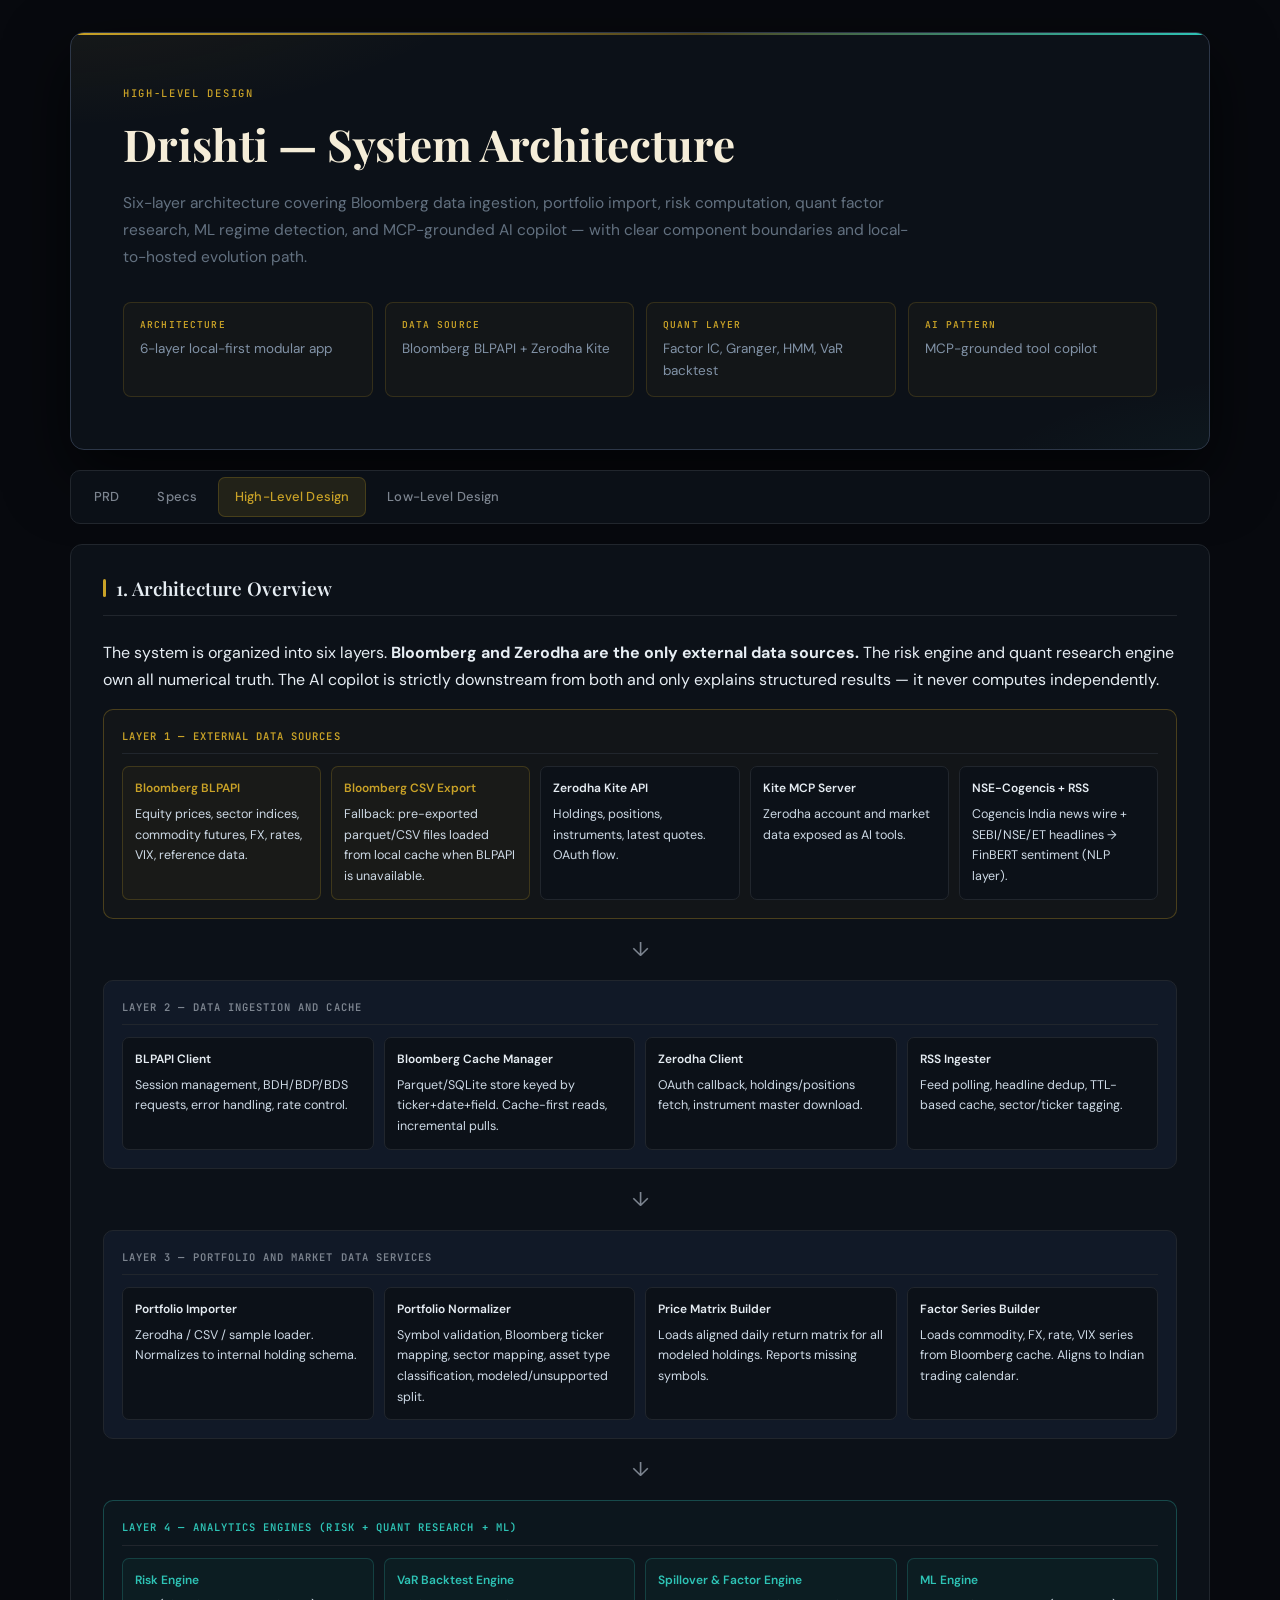
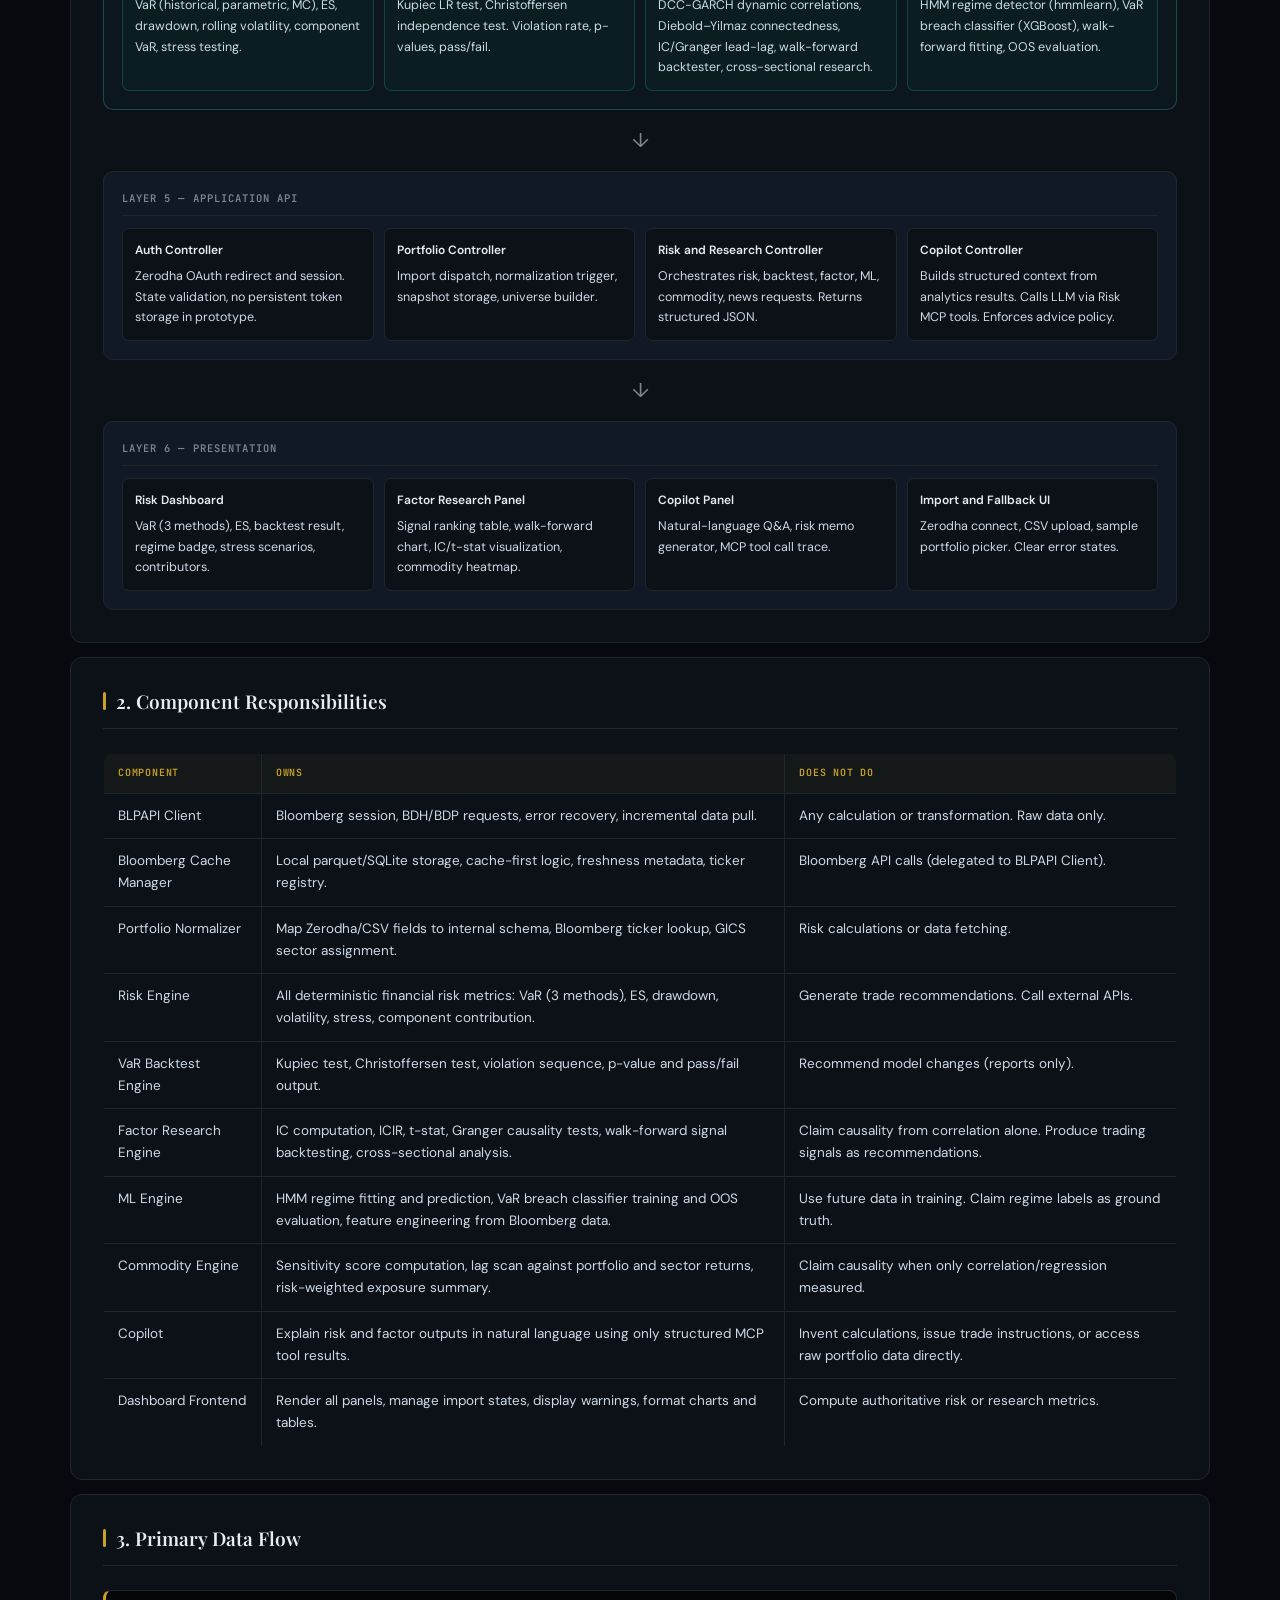
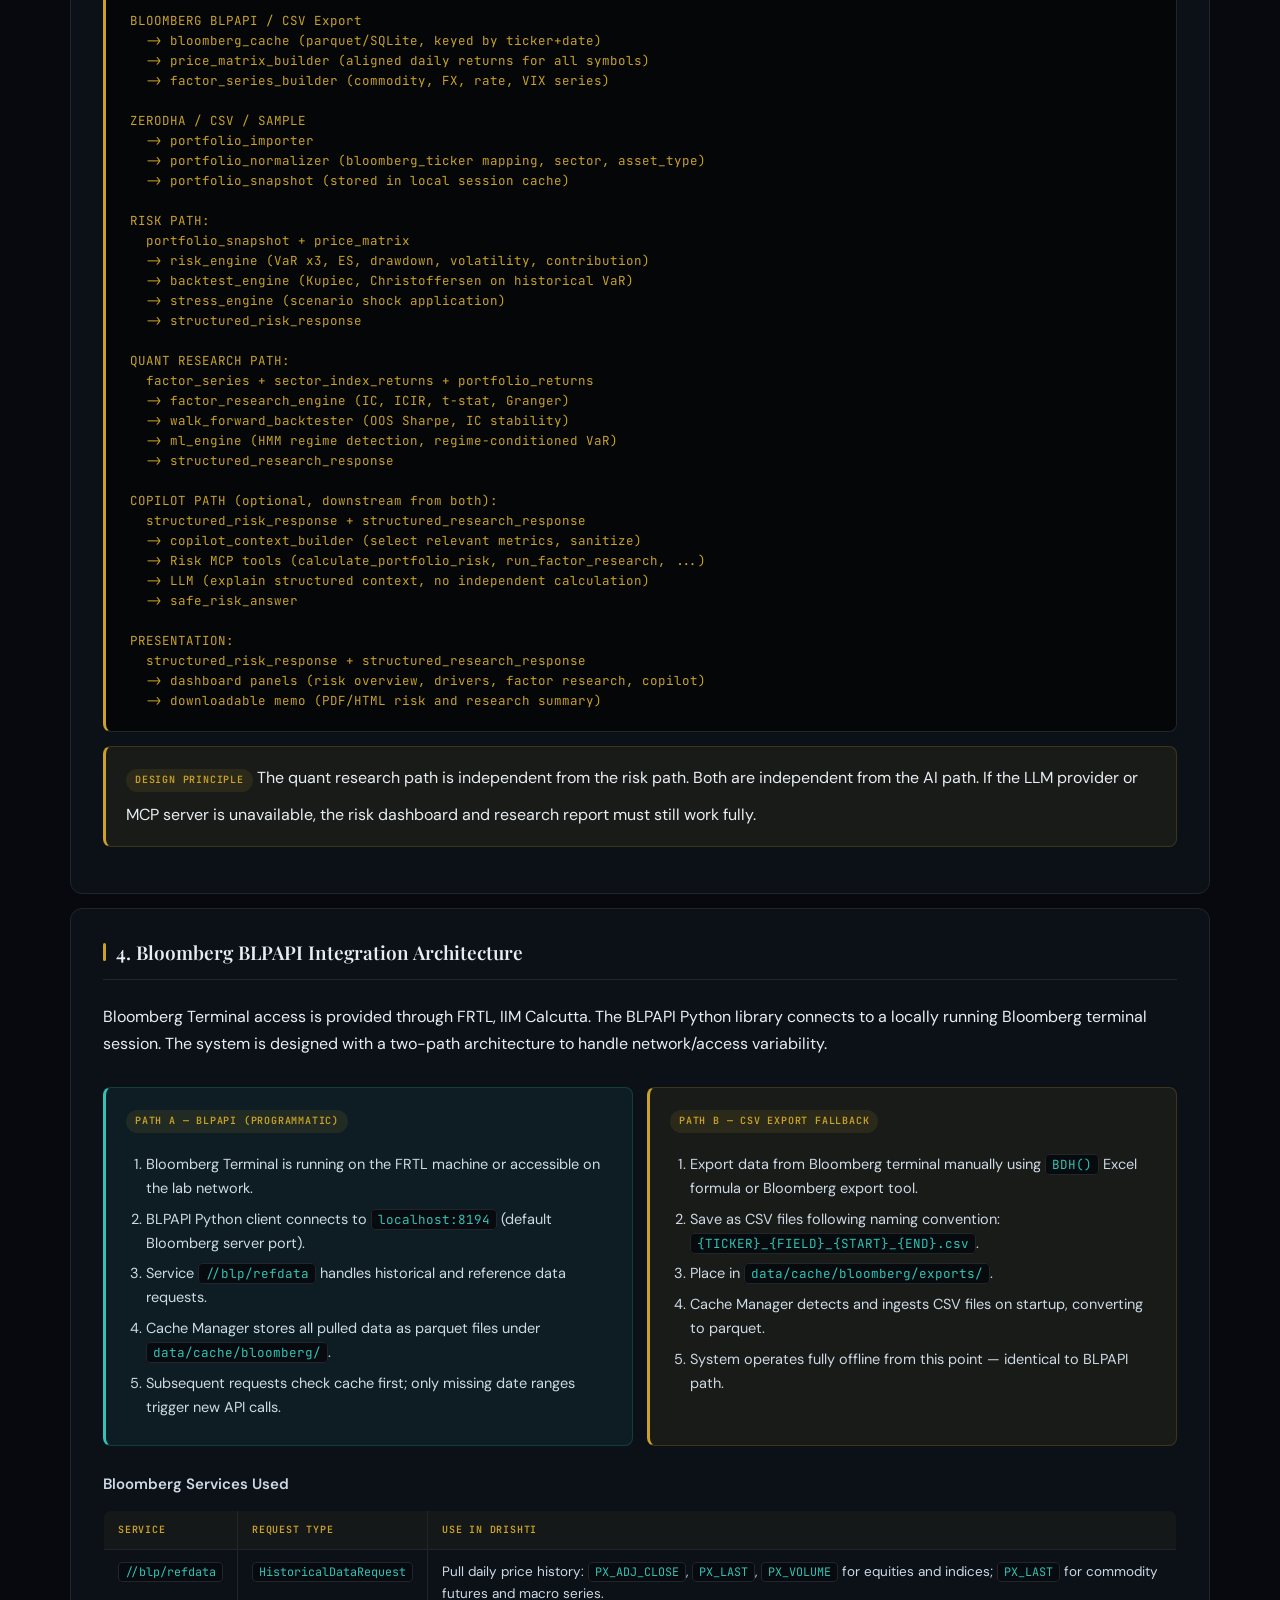
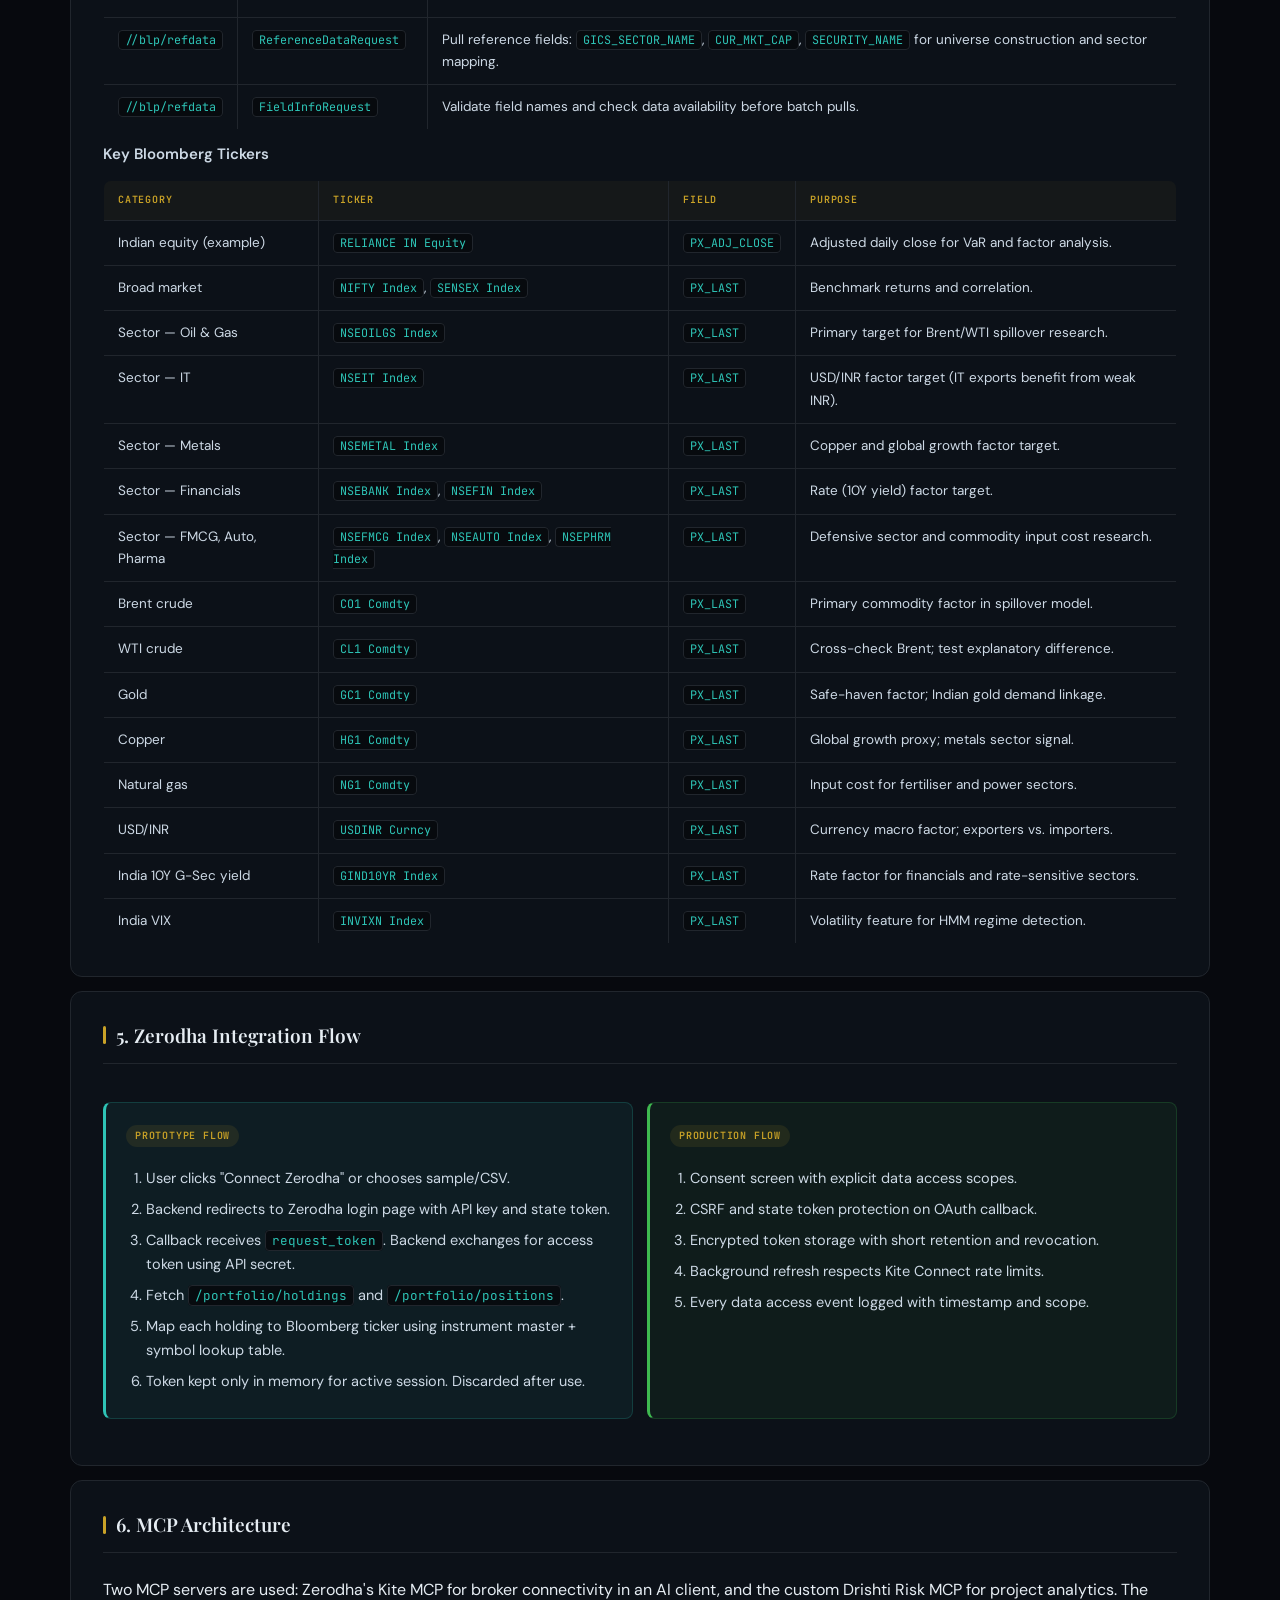
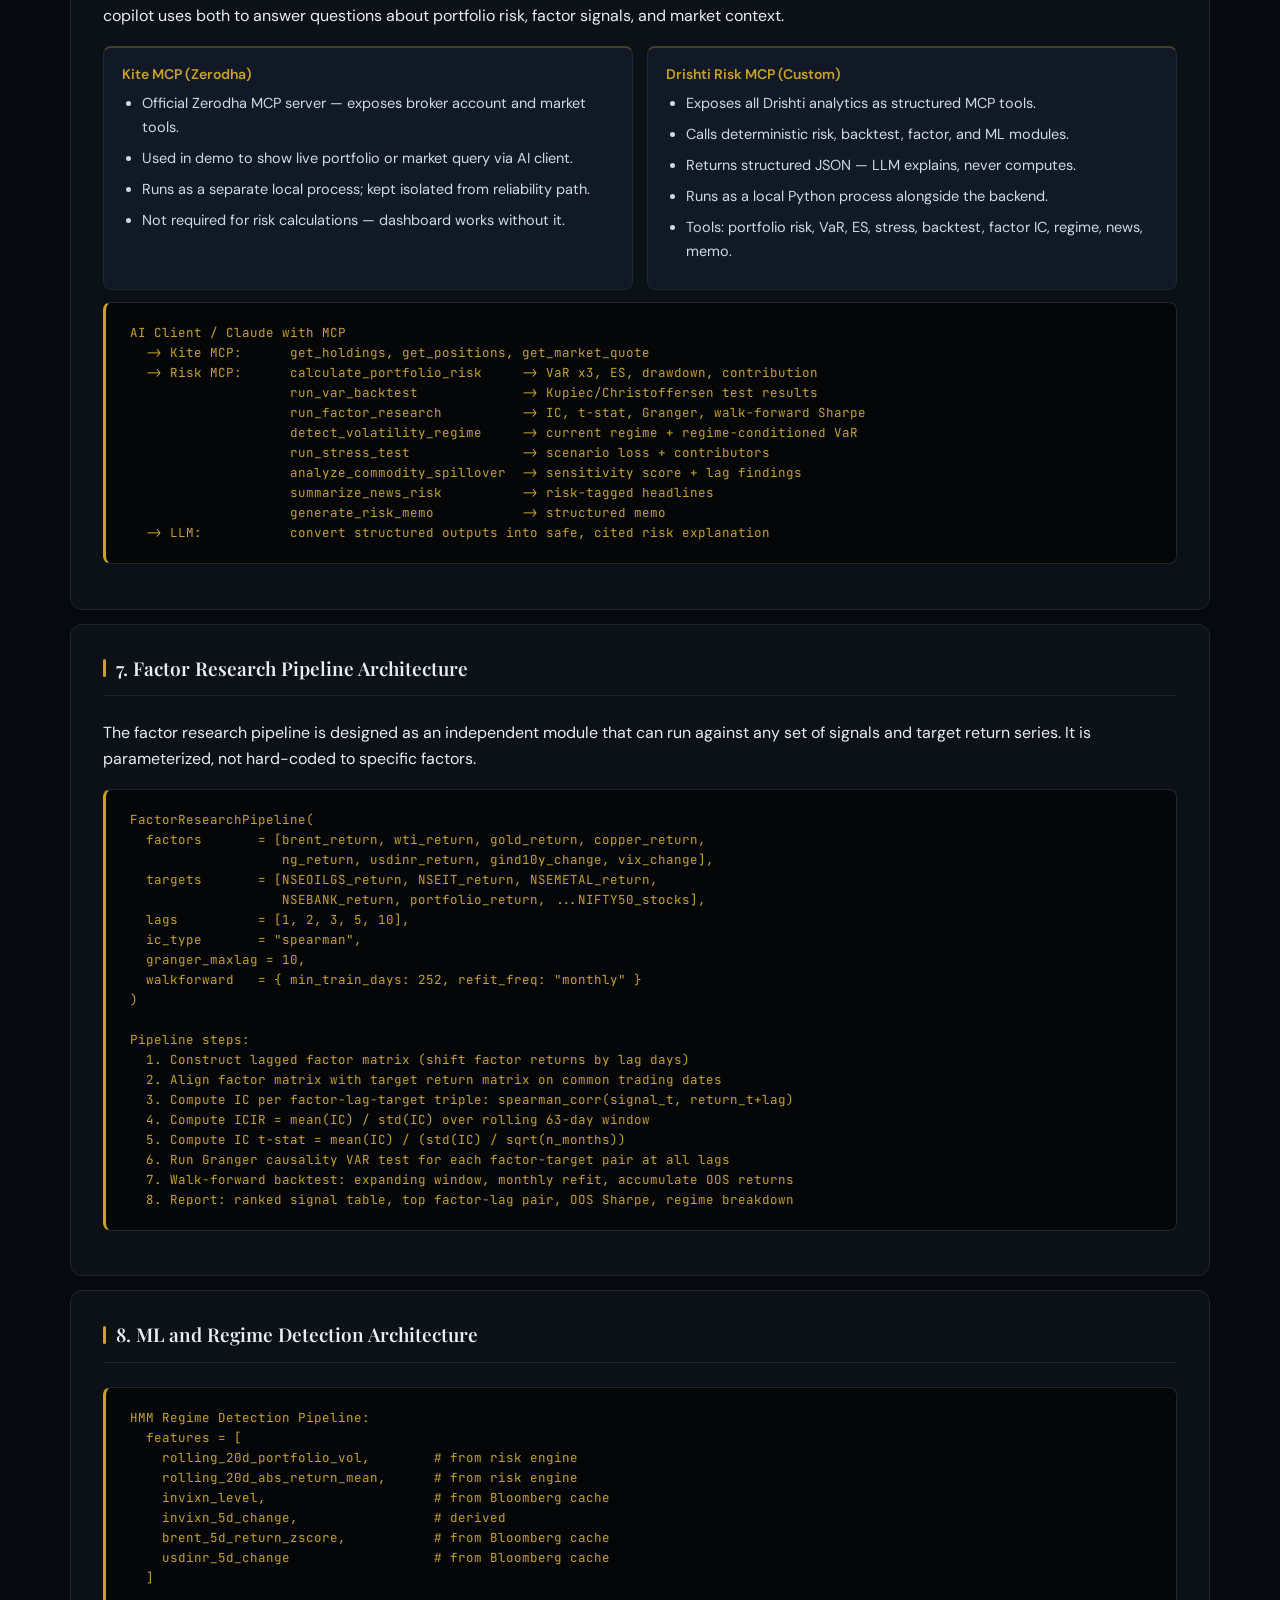
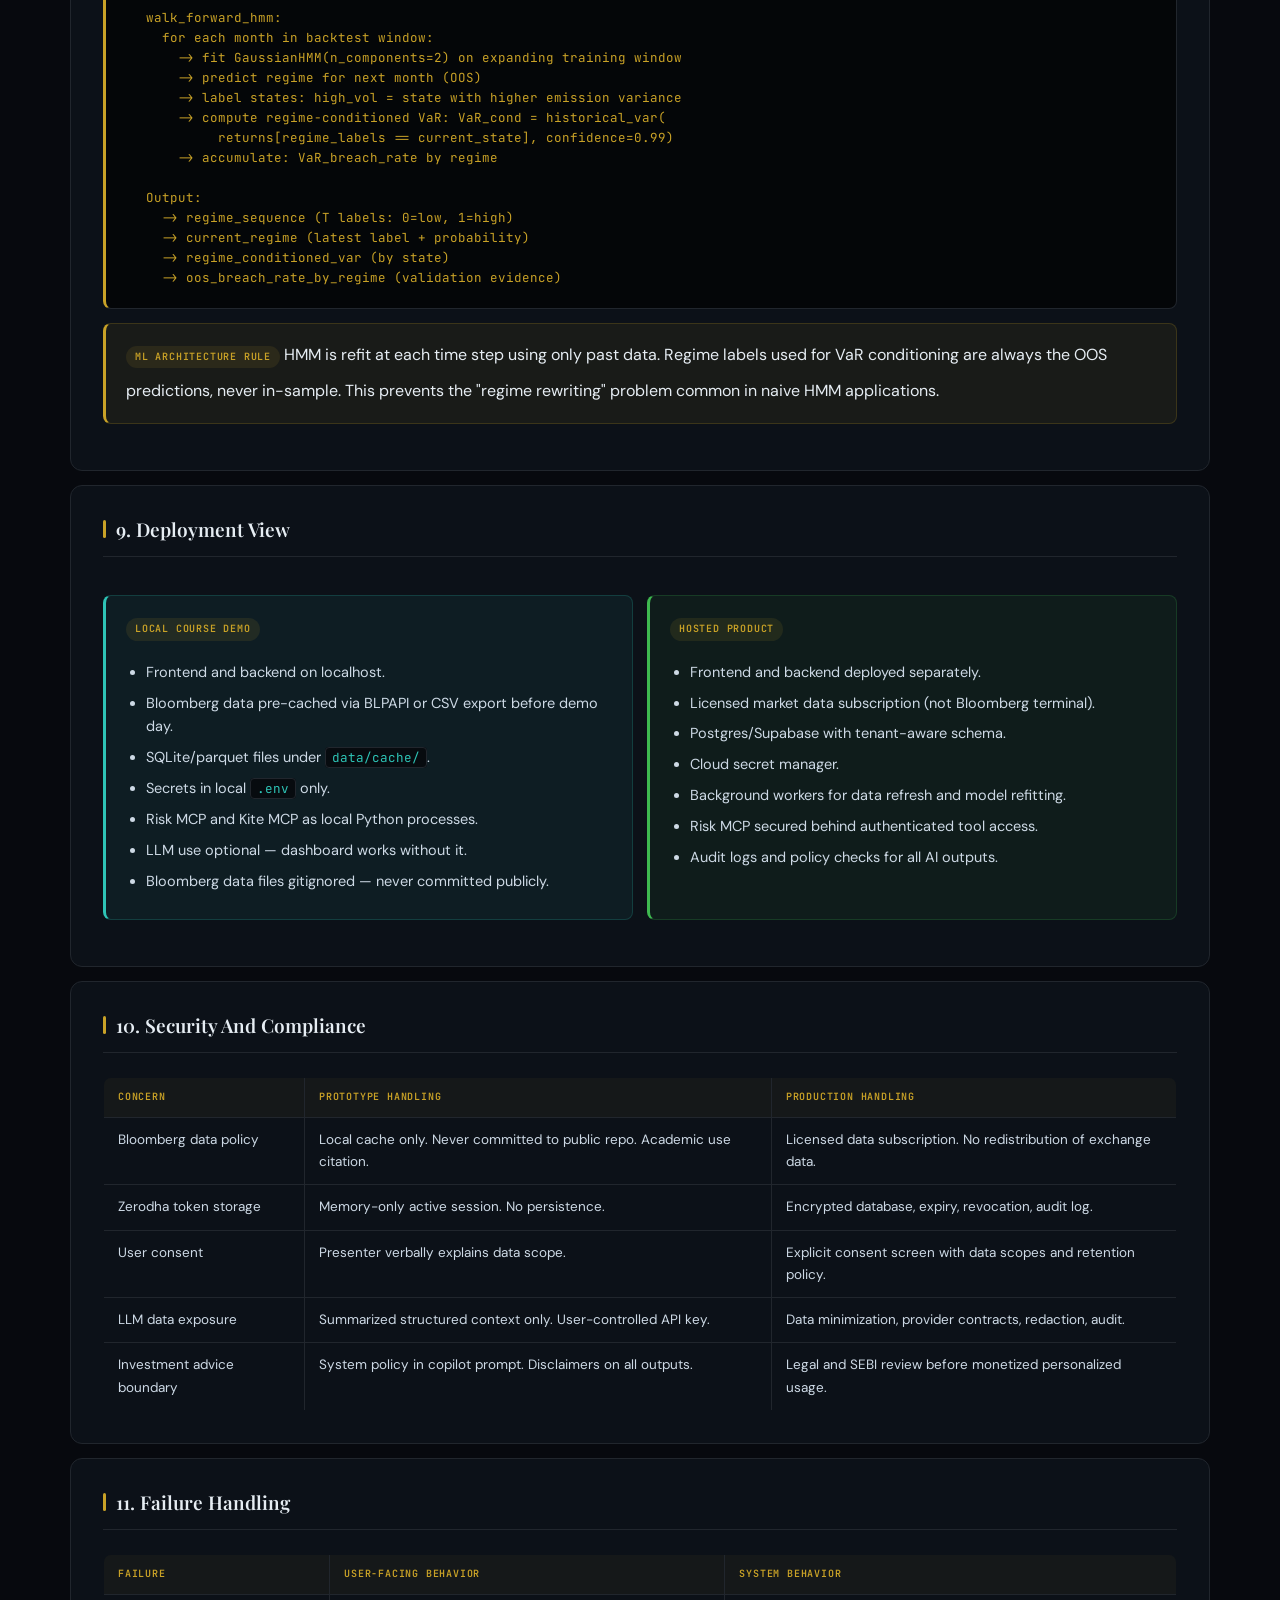
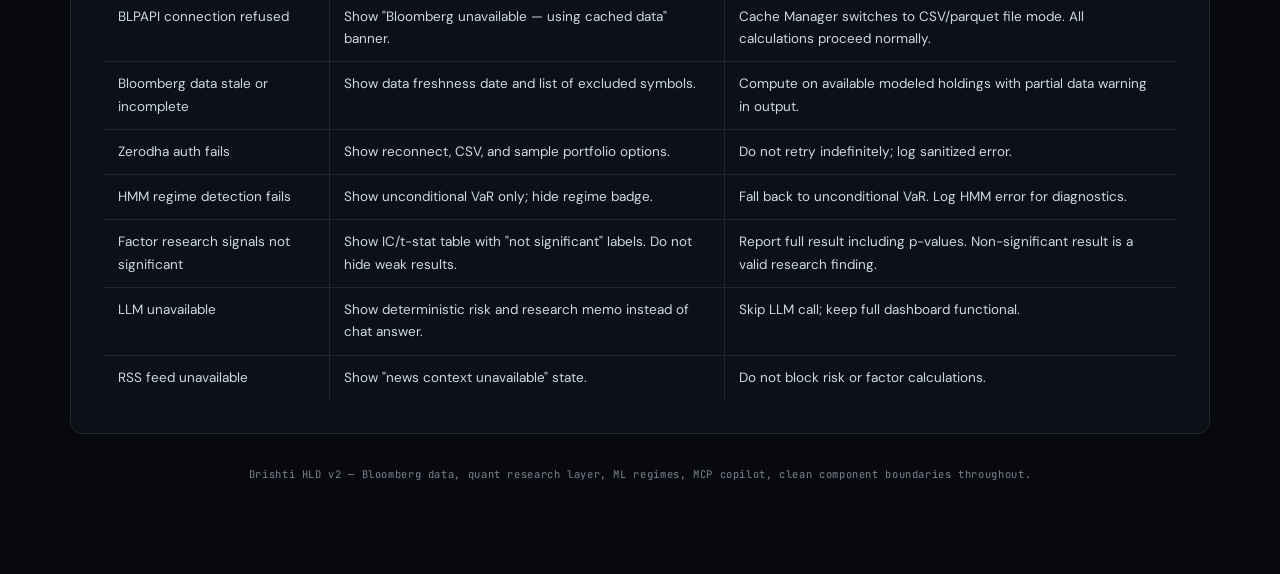
<file: highleveldesign.html>
<!doctype html>
<html lang="en">
<head>
  <meta charset="utf-8">
  <meta name="viewport" content="width=device-width, initial-scale=1">
  <title>Drishti — High-Level Design</title>
  <style>
    @import url('https://fonts.googleapis.com/css2?family=Playfair+Display:wght@400;600;700&family=DM+Sans:opsz,wght@9..40,300;9..40,400;9..40,500;9..40,600&family=JetBrains+Mono:wght@400;500;700&display=swap');

    :root {
      --bg: #07090E;
      --surface: #0C1118;
      --surface-2: #111927;
      --ink: #E6EDF3;
      --ink-2: #CDD9E5;
      --muted: #7D8590;
      --line: #21262D;
      --line-2: #2D3748;
      --primary: #C9A227;
      --primary-light: #F0C842;
      --primary-dim: rgba(201,162,39,0.12);
      --accent: #2EC4B6;
      --ok: #3FB950;
      --warn: #D29922;
      --danger: #F85149;
      --soft-blue: rgba(46,196,182,0.07);
      --soft-green: rgba(63,185,80,0.07);
      --soft-amber: rgba(201,162,39,0.07);
      --soft-red: rgba(248,81,73,0.07);
      --shadow: 0 24px 64px rgba(0,0,0,.65);
    }

    * { box-sizing: border-box; }

    body {
      margin: 0;
      background: var(--bg);
      color: var(--ink);
      font-family: 'DM Sans', ui-sans-serif, system-ui, sans-serif;
      line-height: 1.65;
      -webkit-font-smoothing: antialiased;
    }

    a { color: var(--primary); text-decoration: none; }
    a:hover { color: var(--primary-light); text-decoration: underline; }

    .page { max-width: 1180px; margin: 0 auto; padding: 32px 20px 80px; }

    .hero {
      position: relative;
      background: var(--surface);
      border: 1px solid var(--line-2);
      border-radius: 14px;
      padding: 52px;
      box-shadow: var(--shadow);
      overflow: hidden;
    }
    .hero::before {
      content: '';
      position: absolute;
      inset: 0;
      background:
        radial-gradient(ellipse 75% 80% at -5% -25%, rgba(201,162,39,0.11) 0%, transparent 60%),
        radial-gradient(ellipse 50% 55% at 108% 115%, rgba(46,196,182,0.07) 0%, transparent 60%);
      pointer-events: none;
    }
    .hero::after {
      content: '';
      position: absolute;
      top: 0; left: 0; right: 0;
      height: 2px;
      background: linear-gradient(90deg, var(--primary) 0%, rgba(201,162,39,0.35) 55%, var(--accent) 100%);
    }

    .eyebrow {
      margin: 0 0 16px;
      font-family: 'JetBrains Mono', monospace;
      font-size: 10.5px;
      text-transform: uppercase;
      letter-spacing: .16em;
      color: var(--primary);
      font-weight: 500;
    }

    h1, h2, h3 { line-height: 1.18; margin: 0; font-family: 'Playfair Display', serif; }
    h1 { font-size: 44px; max-width: 950px; color: #F5EDD8; font-weight: 700; }
    h2 { font-size: 21px; margin-bottom: 20px; color: var(--ink); font-weight: 600; }
    h3 { font-size: 15px; margin-bottom: 8px; color: var(--ink-2); font-weight: 600; font-family: 'DM Sans', sans-serif; }

    .subtitle { margin: 20px 0 0; max-width: 800px; font-size: 15.5px; color: #637180; line-height: 1.72; }

    .meta { display: grid; grid-template-columns: repeat(4,1fr); gap: 12px; margin-top: 32px; }
    .meta div {
      border: 1px solid rgba(201,162,39,0.18);
      background: rgba(201,162,39,0.04);
      border-radius: 8px;
      padding: 14px 16px;
      color: #8192A6;
      font-size: 13.5px;
    }
    .meta strong {
      display: block;
      font-family: 'JetBrains Mono', monospace;
      font-size: 9.5px;
      color: var(--primary);
      text-transform: uppercase;
      letter-spacing: .12em;
      margin-bottom: 5px;
      font-weight: 600;
    }

    .nav {
      display: flex;
      gap: 4px;
      flex-wrap: wrap;
      margin: 20px 0;
      padding: 6px;
      border: 1px solid var(--line);
      background: rgba(12,17,24,0.96);
      border-radius: 10px;
      position: sticky;
      top: 0;
      z-index: 5;
      backdrop-filter: blur(16px);
      -webkit-backdrop-filter: blur(16px);
    }
    .nav a {
      padding: 8px 16px;
      border-radius: 7px;
      color: var(--muted);
      background: transparent;
      font-weight: 500;
      font-size: 13px;
      letter-spacing: 0.01em;
      transition: all 0.15s ease;
      border: 1px solid transparent;
    }
    .nav a:hover { color: var(--ink-2); background: var(--surface-2); text-decoration: none; }
    .nav a.active {
      background: var(--primary-dim);
      color: var(--primary);
      border-color: rgba(201,162,39,0.22);
    }

    @keyframes fadeUp {
      from { opacity: 0; transform: translateY(14px); }
      to   { opacity: 1; transform: translateY(0); }
    }

    section {
      background: var(--surface);
      border: 1px solid var(--line);
      border-radius: 12px;
      padding: 32px;
      margin-top: 14px;
      animation: fadeUp 0.45s ease both;
    }
    section:nth-child(1) { animation-delay: 0.04s; }
    section:nth-child(2) { animation-delay: 0.08s; }
    section:nth-child(3) { animation-delay: 0.12s; }
    section:nth-child(4) { animation-delay: 0.16s; }
    section:nth-child(5) { animation-delay: 0.20s; }
    section:nth-child(6) { animation-delay: 0.24s; }
    section:nth-child(7) { animation-delay: 0.28s; }

    section h2 {
      display: flex;
      align-items: center;
      gap: 10px;
      padding-bottom: 16px;
      border-bottom: 1px solid var(--line);
      margin-bottom: 24px;
      font-size: 19px;
    }
    section h2::before {
      content: '';
      display: inline-block;
      width: 3px;
      height: 18px;
      background: var(--primary);
      border-radius: 2px;
      flex-shrink: 0;
    }

    .grid-2,.grid-3,.grid-4 { display: grid; gap: 14px; }
    .grid-2 { grid-template-columns: repeat(2,1fr); }
    .grid-3 { grid-template-columns: repeat(3,1fr); }
    .grid-4 { grid-template-columns: repeat(4,1fr); }

    .card {
      border: 1px solid var(--line);
      border-top: 2px solid rgba(201,162,39,0.28);
      border-radius: 8px;
      padding: 18px;
      background: var(--surface-2);
      transition: border-top-color 0.2s;
    }
    .card:hover { border-top-color: var(--primary); }
    .card strong { display: block; color: var(--ink); margin-bottom: 8px; font-size: 14px; font-weight: 600; }
    .card h3 { color: var(--primary); margin-bottom: 6px; font-size: 14px; }

    .callout {
      border-radius: 8px;
      border: 1px solid var(--line);
      border-left: 3px solid var(--line-2);
      padding: 18px 20px;
      margin: 14px 0;
    }
    .prototype { background: var(--soft-blue); border-color: rgba(46,196,182,0.2); border-left-color: var(--accent); }
    .production { background: var(--soft-green); border-color: rgba(63,185,80,0.2); border-left-color: var(--ok); }
    .warning { background: var(--soft-amber); border-color: rgba(201,162,39,0.2); border-left-color: var(--primary); }
    .danger { background: var(--soft-red); border-color: rgba(248,81,73,0.2); border-left-color: var(--danger); }

    .label {
      display: inline-flex;
      align-items: center;
      padding: 3px 9px;
      border-radius: 999px;
      background: rgba(201,162,39,0.10);
      color: var(--primary);
      font-family: 'JetBrains Mono', monospace;
      font-size: 10px;
      font-weight: 600;
      text-transform: uppercase;
      letter-spacing: .08em;
      margin-bottom: 10px;
    }

    ul, ol { padding-left: 20px; margin: 10px 0 0; }
    li { margin: 7px 0; color: var(--ink-2); font-size: 14.5px; }

    table {
      width: 100%;
      border-collapse: collapse;
      margin-top: 16px;
      font-size: 13px;
      border: 1px solid var(--line);
      border-radius: 8px;
      overflow: hidden;
    }
    th, td { border: 1px solid var(--line); padding: 11px 14px; text-align: left; vertical-align: top; }
    th {
      background: rgba(201,162,39,0.05);
      color: var(--primary);
      font-family: 'JetBrains Mono', monospace;
      font-size: 10px;
      font-weight: 600;
      text-transform: uppercase;
      letter-spacing: .08em;
    }
    td { color: var(--ink-2); font-size: 13.5px; }
    tr:hover td { background: rgba(255,255,255,0.012); }

    code {
      background: rgba(7,9,14,0.9);
      color: var(--accent);
      border: 1px solid var(--line);
      border-radius: 4px;
      padding: 1px 6px;
      font-family: 'JetBrains Mono', monospace;
      font-size: .87em;
    }

    pre {
      background: #040608;
      color: #C9A227;
      border: 1px solid var(--line);
      border-left: 3px solid var(--primary);
      border-radius: 8px;
      padding: 20px 24px;
      overflow: auto;
      font-family: 'JetBrains Mono', monospace;
      font-size: 12.5px;
      line-height: 1.6;
    }
    pre code { background: transparent; border: none; padding: 0; color: inherit; font-size: inherit; }

    /* Architecture diagram */
    .diagram { display: grid; gap: 12px; margin-top: 16px; }

    .layer {
      border: 1px solid var(--line);
      background: var(--surface-2);
      border-radius: 10px;
      padding: 18px;
    }
    .layer-title {
      font-family: 'JetBrains Mono', monospace;
      font-size: 10.5px;
      font-weight: 600;
      color: var(--muted);
      text-transform: uppercase;
      letter-spacing: .10em;
      margin-bottom: 12px;
      padding-bottom: 8px;
      border-bottom: 1px solid var(--line);
    }
    .layer-bloomberg { border-color: rgba(201,162,39,0.3); background: rgba(201,162,39,0.03); }
    .layer-bloomberg .layer-title { color: var(--primary); }
    .layer-quant { border-color: rgba(46,196,182,0.3); background: rgba(46,196,182,0.03); }
    .layer-quant .layer-title { color: var(--accent); }

    .nodes { display: grid; grid-template-columns: repeat(4,1fr); gap: 10px; }
    .nodes-5 { display: grid; grid-template-columns: repeat(5,1fr); gap: 10px; }

    .node {
      border: 1px solid var(--line);
      background: var(--surface);
      border-radius: 7px;
      padding: 12px;
      min-height: 72px;
      font-size: 12.5px;
      color: var(--ink-2);
    }
    .node strong { display: block; font-size: 12px; margin-bottom: 5px; color: var(--ink); font-weight: 600; }
    .node-bloomberg { border-color: rgba(201,162,39,0.22); background: rgba(201,162,39,0.04); }
    .node-bloomberg strong { color: var(--primary); }
    .node-quant { border-color: rgba(46,196,182,0.22); background: rgba(46,196,182,0.04); }
    .node-quant strong { color: var(--accent); }

    .flow-arrow { text-align: center; color: var(--muted); font-size: 20px; margin: 2px 0; }

    .footer { margin-top: 32px; color: var(--muted); font-family: 'JetBrains Mono', monospace; font-size: 10.5px; text-align: center; letter-spacing: .06em; }

    @media (max-width: 1000px) {
      .hero { padding: 28px 24px; }
      h1 { font-size: 30px; }
      .meta,.grid-2,.grid-3,.grid-4,.nodes,.nodes-5 { grid-template-columns: 1fr; }
      .nav { position: static; }
    }

    @media print {
      body { background: #fff; color: #000; }
      .page { max-width: none; padding: 0; }
      .hero, section, .nav { box-shadow: none; }
      .nav { position: static; }
      a { color: #000; text-decoration: underline; }
      section { break-inside: avoid; }
    }
  </style>
</head>
<body>
<main class="page">
  <header class="hero">
    <p class="eyebrow">High-Level Design</p>
    <h1>Drishti — System Architecture</h1>
    <p class="subtitle">Six-layer architecture covering Bloomberg data ingestion, portfolio import, risk computation, quant factor research, ML regime detection, and MCP-grounded AI copilot — with clear component boundaries and local-to-hosted evolution path.</p>
    <div class="meta">
      <div><strong>Architecture</strong>6-layer local-first modular app</div>
      <div><strong>Data source</strong>Bloomberg BLPAPI + Zerodha Kite</div>
      <div><strong>Quant layer</strong>Factor IC, Granger, HMM, VaR backtest</div>
      <div><strong>AI pattern</strong>MCP-grounded tool copilot</div>
    </div>
  </header>

  <nav class="nav" aria-label="Document navigation">
    <a href="prd.html">PRD</a>
    <a href="specs.html">Specs</a>
    <a class="active" href="highleveldesign.html">High-Level Design</a>
    <a href="lowleveldesign.html">Low-Level Design</a>
  </nav>

  <section id="architecture">
    <h2>1. Architecture Overview</h2>
    <p>The system is organized into six layers. <strong>Bloomberg and Zerodha are the only external data sources.</strong> The risk engine and quant research engine own all numerical truth. The AI copilot is strictly downstream from both and only explains structured results — it never computes independently.</p>
    <div class="diagram" aria-label="Architecture layers">

      <div class="layer layer-bloomberg">
        <div class="layer-title">Layer 1 — External Data Sources</div>
        <div class="nodes-5">
          <div class="node node-bloomberg"><strong>Bloomberg BLPAPI</strong>Equity prices, sector indices, commodity futures, FX, rates, VIX, reference data.</div>
          <div class="node node-bloomberg"><strong>Bloomberg CSV Export</strong>Fallback: pre-exported parquet/CSV files loaded from local cache when BLPAPI is unavailable.</div>
          <div class="node"><strong>Zerodha Kite API</strong>Holdings, positions, instruments, latest quotes. OAuth flow.</div>
          <div class="node"><strong>Kite MCP Server</strong>Zerodha account and market data exposed as AI tools.</div>
          <div class="node"><strong>NSE-Cogencis + RSS</strong>Cogencis India news wire + SEBI/NSE/ET headlines → FinBERT sentiment (NLP layer).</div>
        </div>
      </div>

      <div class="flow-arrow">↓</div>

      <div class="layer">
        <div class="layer-title">Layer 2 — Data Ingestion and Cache</div>
        <div class="nodes">
          <div class="node"><strong>BLPAPI Client</strong>Session management, BDH/BDP/BDS requests, error handling, rate control.</div>
          <div class="node"><strong>Bloomberg Cache Manager</strong>Parquet/SQLite store keyed by ticker+date+field. Cache-first reads, incremental pulls.</div>
          <div class="node"><strong>Zerodha Client</strong>OAuth callback, holdings/positions fetch, instrument master download.</div>
          <div class="node"><strong>RSS Ingester</strong>Feed polling, headline dedup, TTL-based cache, sector/ticker tagging.</div>
        </div>
      </div>

      <div class="flow-arrow">↓</div>

      <div class="layer">
        <div class="layer-title">Layer 3 — Portfolio and Market Data Services</div>
        <div class="nodes">
          <div class="node"><strong>Portfolio Importer</strong>Zerodha / CSV / sample loader. Normalizes to internal holding schema.</div>
          <div class="node"><strong>Portfolio Normalizer</strong>Symbol validation, Bloomberg ticker mapping, sector mapping, asset type classification, modeled/unsupported split.</div>
          <div class="node"><strong>Price Matrix Builder</strong>Loads aligned daily return matrix for all modeled holdings. Reports missing symbols.</div>
          <div class="node"><strong>Factor Series Builder</strong>Loads commodity, FX, rate, VIX series from Bloomberg cache. Aligns to Indian trading calendar.</div>
        </div>
      </div>

      <div class="flow-arrow">↓</div>

      <div class="layer layer-quant">
        <div class="layer-title">Layer 4 — Analytics Engines (Risk + Quant Research + ML)</div>
        <div class="nodes">
          <div class="node node-quant"><strong>Risk Engine</strong>VaR (historical, parametric, MC), ES, drawdown, rolling volatility, component VaR, stress testing.</div>
          <div class="node node-quant"><strong>VaR Backtest Engine</strong>Kupiec LR test, Christoffersen independence test. Violation rate, p-values, pass/fail.</div>
          <div class="node node-quant"><strong>Spillover &amp; Factor Engine</strong>DCC-GARCH dynamic correlations, Diebold–Yilmaz connectedness, IC/Granger lead-lag, walk-forward backtester, cross-sectional research.</div>
          <div class="node node-quant"><strong>ML Engine</strong>HMM regime detector (hmmlearn), VaR breach classifier (XGBoost), walk-forward fitting, OOS evaluation.</div>
        </div>
      </div>

      <div class="flow-arrow">↓</div>

      <div class="layer">
        <div class="layer-title">Layer 5 — Application API</div>
        <div class="nodes">
          <div class="node"><strong>Auth Controller</strong>Zerodha OAuth redirect and session. State validation, no persistent token storage in prototype.</div>
          <div class="node"><strong>Portfolio Controller</strong>Import dispatch, normalization trigger, snapshot storage, universe builder.</div>
          <div class="node"><strong>Risk and Research Controller</strong>Orchestrates risk, backtest, factor, ML, commodity, news requests. Returns structured JSON.</div>
          <div class="node"><strong>Copilot Controller</strong>Builds structured context from analytics results. Calls LLM via Risk MCP tools. Enforces advice policy.</div>
        </div>
      </div>

      <div class="flow-arrow">↓</div>

      <div class="layer">
        <div class="layer-title">Layer 6 — Presentation</div>
        <div class="nodes">
          <div class="node"><strong>Risk Dashboard</strong>VaR (3 methods), ES, backtest result, regime badge, stress scenarios, contributors.</div>
          <div class="node"><strong>Factor Research Panel</strong>Signal ranking table, walk-forward chart, IC/t-stat visualization, commodity heatmap.</div>
          <div class="node"><strong>Copilot Panel</strong>Natural-language Q&amp;A, risk memo generator, MCP tool call trace.</div>
          <div class="node"><strong>Import and Fallback UI</strong>Zerodha connect, CSV upload, sample portfolio picker. Clear error states.</div>
        </div>
      </div>

    </div>
  </section>

  <section id="component-responsibilities">
    <h2>2. Component Responsibilities</h2>
    <table>
      <thead><tr><th>Component</th><th>Owns</th><th>Does not do</th></tr></thead>
      <tbody>
        <tr><td>BLPAPI Client</td><td>Bloomberg session, BDH/BDP requests, error recovery, incremental data pull.</td><td>Any calculation or transformation. Raw data only.</td></tr>
        <tr><td>Bloomberg Cache Manager</td><td>Local parquet/SQLite storage, cache-first logic, freshness metadata, ticker registry.</td><td>Bloomberg API calls (delegated to BLPAPI Client).</td></tr>
        <tr><td>Portfolio Normalizer</td><td>Map Zerodha/CSV fields to internal schema, Bloomberg ticker lookup, GICS sector assignment.</td><td>Risk calculations or data fetching.</td></tr>
        <tr><td>Risk Engine</td><td>All deterministic financial risk metrics: VaR (3 methods), ES, drawdown, volatility, stress, component contribution.</td><td>Generate trade recommendations. Call external APIs.</td></tr>
        <tr><td>VaR Backtest Engine</td><td>Kupiec test, Christoffersen test, violation sequence, p-value and pass/fail output.</td><td>Recommend model changes (reports only).</td></tr>
        <tr><td>Factor Research Engine</td><td>IC computation, ICIR, t-stat, Granger causality tests, walk-forward signal backtesting, cross-sectional analysis.</td><td>Claim causality from correlation alone. Produce trading signals as recommendations.</td></tr>
        <tr><td>ML Engine</td><td>HMM regime fitting and prediction, VaR breach classifier training and OOS evaluation, feature engineering from Bloomberg data.</td><td>Use future data in training. Claim regime labels as ground truth.</td></tr>
        <tr><td>Commodity Engine</td><td>Sensitivity score computation, lag scan against portfolio and sector returns, risk-weighted exposure summary.</td><td>Claim causality when only correlation/regression measured.</td></tr>
        <tr><td>Copilot</td><td>Explain risk and factor outputs in natural language using only structured MCP tool results.</td><td>Invent calculations, issue trade instructions, or access raw portfolio data directly.</td></tr>
        <tr><td>Dashboard Frontend</td><td>Render all panels, manage import states, display warnings, format charts and tables.</td><td>Compute authoritative risk or research metrics.</td></tr>
      </tbody>
    </table>
  </section>

  <section id="data-flow">
    <h2>3. Primary Data Flow</h2>
    <pre><code>BLOOMBERG BLPAPI / CSV Export
  -> bloomberg_cache (parquet/SQLite, keyed by ticker+date)
  -> price_matrix_builder (aligned daily returns for all symbols)
  -> factor_series_builder (commodity, FX, rate, VIX series)

ZERODHA / CSV / SAMPLE
  -> portfolio_importer
  -> portfolio_normalizer (bloomberg_ticker mapping, sector, asset_type)
  -> portfolio_snapshot (stored in local session cache)

RISK PATH:
  portfolio_snapshot + price_matrix
  -> risk_engine (VaR x3, ES, drawdown, volatility, contribution)
  -> backtest_engine (Kupiec, Christoffersen on historical VaR)
  -> stress_engine (scenario shock application)
  -> structured_risk_response

QUANT RESEARCH PATH:
  factor_series + sector_index_returns + portfolio_returns
  -> factor_research_engine (IC, ICIR, t-stat, Granger)
  -> walk_forward_backtester (OOS Sharpe, IC stability)
  -> ml_engine (HMM regime detection, regime-conditioned VaR)
  -> structured_research_response

COPILOT PATH (optional, downstream from both):
  structured_risk_response + structured_research_response
  -> copilot_context_builder (select relevant metrics, sanitize)
  -> Risk MCP tools (calculate_portfolio_risk, run_factor_research, ...)
  -> LLM (explain structured context, no independent calculation)
  -> safe_risk_answer

PRESENTATION:
  structured_risk_response + structured_research_response
  -> dashboard panels (risk overview, drivers, factor research, copilot)
  -> downloadable memo (PDF/HTML risk and research summary)</code></pre>
    <div class="callout warning">
      <span class="label">Design principle</span>
      The quant research path is independent from the risk path. Both are independent from the AI path. If the LLM provider or MCP server is unavailable, the risk dashboard and research report must still work fully.
    </div>
  </section>

  <section id="bloomberg-integration">
    <h2>4. Bloomberg BLPAPI Integration Architecture</h2>
    <p>Bloomberg Terminal access is provided through FRTL, IIM Calcutta. The BLPAPI Python library connects to a locally running Bloomberg terminal session. The system is designed with a two-path architecture to handle network/access variability.</p>
    <div class="grid-2">
      <div class="callout prototype">
        <span class="label">Path A — BLPAPI (programmatic)</span>
        <ol>
          <li>Bloomberg Terminal is running on the FRTL machine or accessible on the lab network.</li>
          <li>BLPAPI Python client connects to <code>localhost:8194</code> (default Bloomberg server port).</li>
          <li>Service <code>//blp/refdata</code> handles historical and reference data requests.</li>
          <li>Cache Manager stores all pulled data as parquet files under <code>data/cache/bloomberg/</code>.</li>
          <li>Subsequent requests check cache first; only missing date ranges trigger new API calls.</li>
        </ol>
      </div>
      <div class="callout warning">
        <span class="label">Path B — CSV export fallback</span>
        <ol>
          <li>Export data from Bloomberg terminal manually using <code>BDH()</code> Excel formula or Bloomberg export tool.</li>
          <li>Save as CSV files following naming convention: <code>{TICKER}_{FIELD}_{START}_{END}.csv</code>.</li>
          <li>Place in <code>data/cache/bloomberg/exports/</code>.</li>
          <li>Cache Manager detects and ingests CSV files on startup, converting to parquet.</li>
          <li>System operates fully offline from this point — identical to BLPAPI path.</li>
        </ol>
      </div>
    </div>
    <h3 style="margin-top:16px">Bloomberg Services Used</h3>
    <table>
      <thead><tr><th>Service</th><th>Request type</th><th>Use in Drishti</th></tr></thead>
      <tbody>
        <tr><td><code>//blp/refdata</code></td><td><code>HistoricalDataRequest</code></td><td>Pull daily price history: <code>PX_ADJ_CLOSE</code>, <code>PX_LAST</code>, <code>PX_VOLUME</code> for equities and indices; <code>PX_LAST</code> for commodity futures and macro series.</td></tr>
        <tr><td><code>//blp/refdata</code></td><td><code>ReferenceDataRequest</code></td><td>Pull reference fields: <code>GICS_SECTOR_NAME</code>, <code>CUR_MKT_CAP</code>, <code>SECURITY_NAME</code> for universe construction and sector mapping.</td></tr>
        <tr><td><code>//blp/refdata</code></td><td><code>FieldInfoRequest</code></td><td>Validate field names and check data availability before batch pulls.</td></tr>
      </tbody>
    </table>
    <h3 style="margin-top:16px">Key Bloomberg Tickers</h3>
    <table>
      <thead><tr><th>Category</th><th>Ticker</th><th>Field</th><th>Purpose</th></tr></thead>
      <tbody>
        <tr><td>Indian equity (example)</td><td><code>RELIANCE IN Equity</code></td><td><code>PX_ADJ_CLOSE</code></td><td>Adjusted daily close for VaR and factor analysis.</td></tr>
        <tr><td>Broad market</td><td><code>NIFTY Index</code>, <code>SENSEX Index</code></td><td><code>PX_LAST</code></td><td>Benchmark returns and correlation.</td></tr>
        <tr><td>Sector — Oil &amp; Gas</td><td><code>NSEOILGS Index</code></td><td><code>PX_LAST</code></td><td>Primary target for Brent/WTI spillover research.</td></tr>
        <tr><td>Sector — IT</td><td><code>NSEIT Index</code></td><td><code>PX_LAST</code></td><td>USD/INR factor target (IT exports benefit from weak INR).</td></tr>
        <tr><td>Sector — Metals</td><td><code>NSEMETAL Index</code></td><td><code>PX_LAST</code></td><td>Copper and global growth factor target.</td></tr>
        <tr><td>Sector — Financials</td><td><code>NSEBANK Index</code>, <code>NSEFIN Index</code></td><td><code>PX_LAST</code></td><td>Rate (10Y yield) factor target.</td></tr>
        <tr><td>Sector — FMCG, Auto, Pharma</td><td><code>NSEFMCG Index</code>, <code>NSEAUTO Index</code>, <code>NSEPHRM Index</code></td><td><code>PX_LAST</code></td><td>Defensive sector and commodity input cost research.</td></tr>
        <tr><td>Brent crude</td><td><code>CO1 Comdty</code></td><td><code>PX_LAST</code></td><td>Primary commodity factor in spillover model.</td></tr>
        <tr><td>WTI crude</td><td><code>CL1 Comdty</code></td><td><code>PX_LAST</code></td><td>Cross-check Brent; test explanatory difference.</td></tr>
        <tr><td>Gold</td><td><code>GC1 Comdty</code></td><td><code>PX_LAST</code></td><td>Safe-haven factor; Indian gold demand linkage.</td></tr>
        <tr><td>Copper</td><td><code>HG1 Comdty</code></td><td><code>PX_LAST</code></td><td>Global growth proxy; metals sector signal.</td></tr>
        <tr><td>Natural gas</td><td><code>NG1 Comdty</code></td><td><code>PX_LAST</code></td><td>Input cost for fertiliser and power sectors.</td></tr>
        <tr><td>USD/INR</td><td><code>USDINR Curncy</code></td><td><code>PX_LAST</code></td><td>Currency macro factor; exporters vs. importers.</td></tr>
        <tr><td>India 10Y G-Sec yield</td><td><code>GIND10YR Index</code></td><td><code>PX_LAST</code></td><td>Rate factor for financials and rate-sensitive sectors.</td></tr>
        <tr><td>India VIX</td><td><code>INVIXN Index</code></td><td><code>PX_LAST</code></td><td>Volatility feature for HMM regime detection.</td></tr>
      </tbody>
    </table>
  </section>

  <section id="zerodha-flow">
    <h2>5. Zerodha Integration Flow</h2>
    <div class="grid-2">
      <div class="callout prototype">
        <span class="label">Prototype flow</span>
        <ol>
          <li>User clicks "Connect Zerodha" or chooses sample/CSV.</li>
          <li>Backend redirects to Zerodha login page with API key and state token.</li>
          <li>Callback receives <code>request_token</code>. Backend exchanges for access token using API secret.</li>
          <li>Fetch <code>/portfolio/holdings</code> and <code>/portfolio/positions</code>.</li>
          <li>Map each holding to Bloomberg ticker using instrument master + symbol lookup table.</li>
          <li>Token kept only in memory for active session. Discarded after use.</li>
        </ol>
      </div>
      <div class="callout production">
        <span class="label">Production flow</span>
        <ol>
          <li>Consent screen with explicit data access scopes.</li>
          <li>CSRF and state token protection on OAuth callback.</li>
          <li>Encrypted token storage with short retention and revocation.</li>
          <li>Background refresh respects Kite Connect rate limits.</li>
          <li>Every data access event logged with timestamp and scope.</li>
        </ol>
      </div>
    </div>
  </section>

  <section id="mcp">
    <h2>6. MCP Architecture</h2>
    <p>Two MCP servers are used: Zerodha's Kite MCP for broker connectivity in an AI client, and the custom Drishti Risk MCP for project analytics. The copilot uses both to answer questions about portfolio risk, factor signals, and market context.</p>
    <div class="grid-2">
      <div class="card">
        <h3>Kite MCP (Zerodha)</h3>
        <ul>
          <li>Official Zerodha MCP server — exposes broker account and market tools.</li>
          <li>Used in demo to show live portfolio or market query via AI client.</li>
          <li>Runs as a separate local process; kept isolated from reliability path.</li>
          <li>Not required for risk calculations — dashboard works without it.</li>
        </ul>
      </div>
      <div class="card">
        <h3>Drishti Risk MCP (Custom)</h3>
        <ul>
          <li>Exposes all Drishti analytics as structured MCP tools.</li>
          <li>Calls deterministic risk, backtest, factor, and ML modules.</li>
          <li>Returns structured JSON — LLM explains, never computes.</li>
          <li>Runs as a local Python process alongside the backend.</li>
          <li>Tools: portfolio risk, VaR, ES, stress, backtest, factor IC, regime, news, memo.</li>
        </ul>
      </div>
    </div>
    <pre><code>AI Client / Claude with MCP
  -> Kite MCP:      get_holdings, get_positions, get_market_quote
  -> Risk MCP:      calculate_portfolio_risk     -> VaR x3, ES, drawdown, contribution
                    run_var_backtest             -> Kupiec/Christoffersen test results
                    run_factor_research          -> IC, t-stat, Granger, walk-forward Sharpe
                    detect_volatility_regime     -> current regime + regime-conditioned VaR
                    run_stress_test              -> scenario loss + contributors
                    analyze_commodity_spillover  -> sensitivity score + lag findings
                    summarize_news_risk          -> risk-tagged headlines
                    generate_risk_memo           -> structured memo
  -> LLM:           convert structured outputs into safe, cited risk explanation</code></pre>
  </section>

  <section id="factor-research-pipeline">
    <h2>7. Factor Research Pipeline Architecture</h2>
    <p>The factor research pipeline is designed as an independent module that can run against any set of signals and target return series. It is parameterized, not hard-coded to specific factors.</p>
    <pre><code>FactorResearchPipeline(
  factors       = [brent_return, wti_return, gold_return, copper_return,
                   ng_return, usdinr_return, gind10y_change, vix_change],
  targets       = [NSEOILGS_return, NSEIT_return, NSEMETAL_return,
                   NSEBANK_return, portfolio_return, ...NIFTY50_stocks],
  lags          = [1, 2, 3, 5, 10],
  ic_type       = "spearman",
  granger_maxlag = 10,
  walkforward   = { min_train_days: 252, refit_freq: "monthly" }
)

Pipeline steps:
  1. Construct lagged factor matrix (shift factor returns by lag days)
  2. Align factor matrix with target return matrix on common trading dates
  3. Compute IC per factor-lag-target triple: spearman_corr(signal_t, return_t+lag)
  4. Compute ICIR = mean(IC) / std(IC) over rolling 63-day window
  5. Compute IC t-stat = mean(IC) / (std(IC) / sqrt(n_months))
  6. Run Granger causality VAR test for each factor-target pair at all lags
  7. Walk-forward backtest: expanding window, monthly refit, accumulate OOS returns
  8. Report: ranked signal table, top factor-lag pair, OOS Sharpe, regime breakdown</code></pre>
  </section>

  <section id="ml-pipeline">
    <h2>8. ML and Regime Detection Architecture</h2>
    <pre><code>HMM Regime Detection Pipeline:
  features = [
    rolling_20d_portfolio_vol,        # from risk engine
    rolling_20d_abs_return_mean,      # from risk engine
    invixn_level,                     # from Bloomberg cache
    invixn_5d_change,                 # derived
    brent_5d_return_zscore,           # from Bloomberg cache
    usdinr_5d_change                  # from Bloomberg cache
  ]

  walk_forward_hmm:
    for each month in backtest window:
      -> fit GaussianHMM(n_components=2) on expanding training window
      -> predict regime for next month (OOS)
      -> label states: high_vol = state with higher emission variance
      -> compute regime-conditioned VaR: VaR_cond = historical_var(
           returns[regime_labels == current_state], confidence=0.99)
      -> accumulate: VaR_breach_rate by regime

  Output:
    -> regime_sequence (T labels: 0=low, 1=high)
    -> current_regime (latest label + probability)
    -> regime_conditioned_var (by state)
    -> oos_breach_rate_by_regime (validation evidence)</code></pre>
    <div class="callout warning">
      <span class="label">ML architecture rule</span>
      HMM is refit at each time step using only past data. Regime labels used for VaR conditioning are always the OOS predictions, never in-sample. This prevents the "regime rewriting" problem common in naive HMM applications.
    </div>
  </section>

  <section id="deployment">
    <h2>9. Deployment View</h2>
    <div class="grid-2">
      <div class="callout prototype">
        <span class="label">Local course demo</span>
        <ul>
          <li>Frontend and backend on localhost.</li>
          <li>Bloomberg data pre-cached via BLPAPI or CSV export before demo day.</li>
          <li>SQLite/parquet files under <code>data/cache/</code>.</li>
          <li>Secrets in local <code>.env</code> only.</li>
          <li>Risk MCP and Kite MCP as local Python processes.</li>
          <li>LLM use optional — dashboard works without it.</li>
          <li>Bloomberg data files gitignored — never committed publicly.</li>
        </ul>
      </div>
      <div class="callout production">
        <span class="label">Hosted product</span>
        <ul>
          <li>Frontend and backend deployed separately.</li>
          <li>Licensed market data subscription (not Bloomberg terminal).</li>
          <li>Postgres/Supabase with tenant-aware schema.</li>
          <li>Cloud secret manager.</li>
          <li>Background workers for data refresh and model refitting.</li>
          <li>Risk MCP secured behind authenticated tool access.</li>
          <li>Audit logs and policy checks for all AI outputs.</li>
        </ul>
      </div>
    </div>
  </section>

  <section id="security">
    <h2>10. Security And Compliance</h2>
    <table>
      <thead><tr><th>Concern</th><th>Prototype handling</th><th>Production handling</th></tr></thead>
      <tbody>
        <tr><td>Bloomberg data policy</td><td>Local cache only. Never committed to public repo. Academic use citation.</td><td>Licensed data subscription. No redistribution of exchange data.</td></tr>
        <tr><td>Zerodha token storage</td><td>Memory-only active session. No persistence.</td><td>Encrypted database, expiry, revocation, audit log.</td></tr>
        <tr><td>User consent</td><td>Presenter verbally explains data scope.</td><td>Explicit consent screen with data scopes and retention policy.</td></tr>
        <tr><td>LLM data exposure</td><td>Summarized structured context only. User-controlled API key.</td><td>Data minimization, provider contracts, redaction, audit.</td></tr>
        <tr><td>Investment advice boundary</td><td>System policy in copilot prompt. Disclaimers on all outputs.</td><td>Legal and SEBI review before monetized personalized usage.</td></tr>
      </tbody>
    </table>
  </section>

  <section id="failure">
    <h2>11. Failure Handling</h2>
    <table>
      <thead><tr><th>Failure</th><th>User-facing behavior</th><th>System behavior</th></tr></thead>
      <tbody>
        <tr><td>BLPAPI connection refused</td><td>Show "Bloomberg unavailable — using cached data" banner.</td><td>Cache Manager switches to CSV/parquet file mode. All calculations proceed normally.</td></tr>
        <tr><td>Bloomberg data stale or incomplete</td><td>Show data freshness date and list of excluded symbols.</td><td>Compute on available modeled holdings with partial data warning in output.</td></tr>
        <tr><td>Zerodha auth fails</td><td>Show reconnect, CSV, and sample portfolio options.</td><td>Do not retry indefinitely; log sanitized error.</td></tr>
        <tr><td>HMM regime detection fails</td><td>Show unconditional VaR only; hide regime badge.</td><td>Fall back to unconditional VaR. Log HMM error for diagnostics.</td></tr>
        <tr><td>Factor research signals not significant</td><td>Show IC/t-stat table with "not significant" labels. Do not hide weak results.</td><td>Report full result including p-values. Non-significant result is a valid research finding.</td></tr>
        <tr><td>LLM unavailable</td><td>Show deterministic risk and research memo instead of chat answer.</td><td>Skip LLM call; keep full dashboard functional.</td></tr>
        <tr><td>RSS feed unavailable</td><td>Show "news context unavailable" state.</td><td>Do not block risk or factor calculations.</td></tr>
      </tbody>
    </table>
  </section>

  <p class="footer">Drishti HLD v2 — Bloomberg data, quant research layer, ML regimes, MCP copilot, clean component boundaries throughout.</p>
</main>
</body>
</html>
</file>
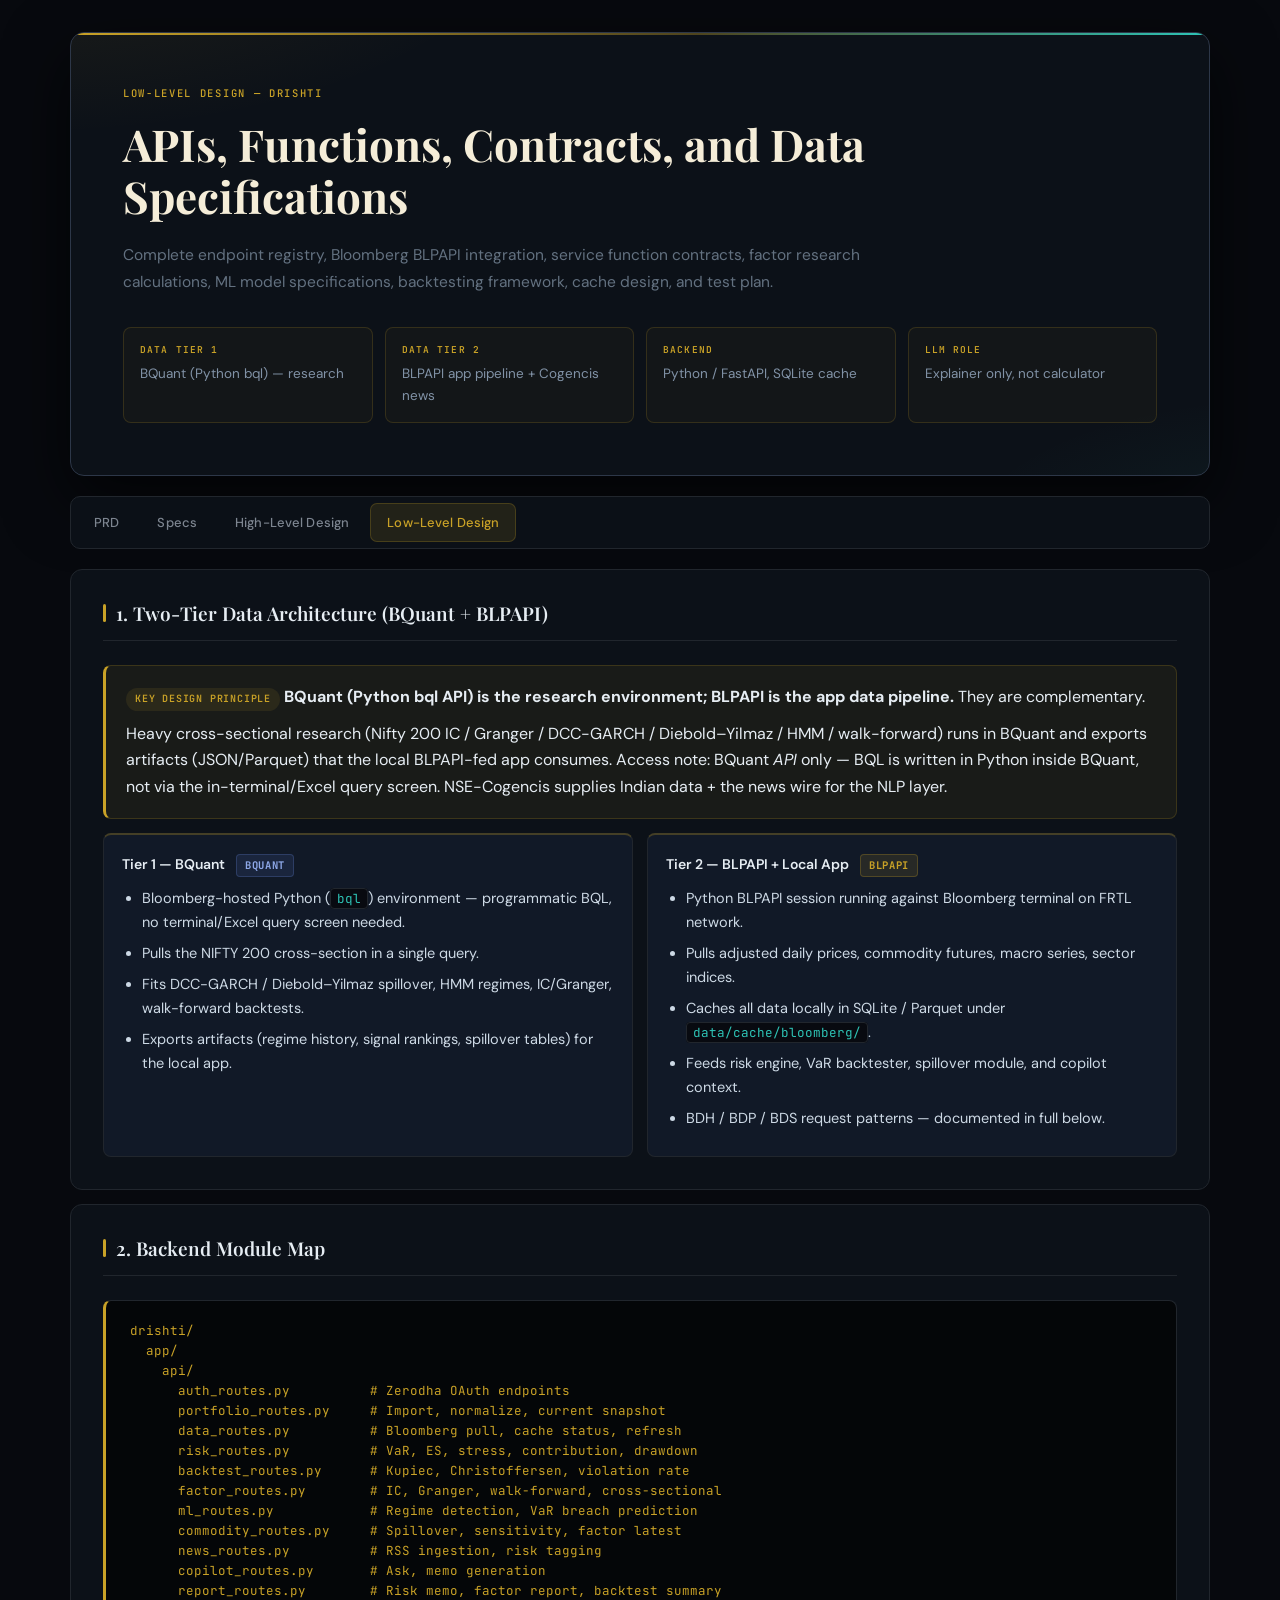
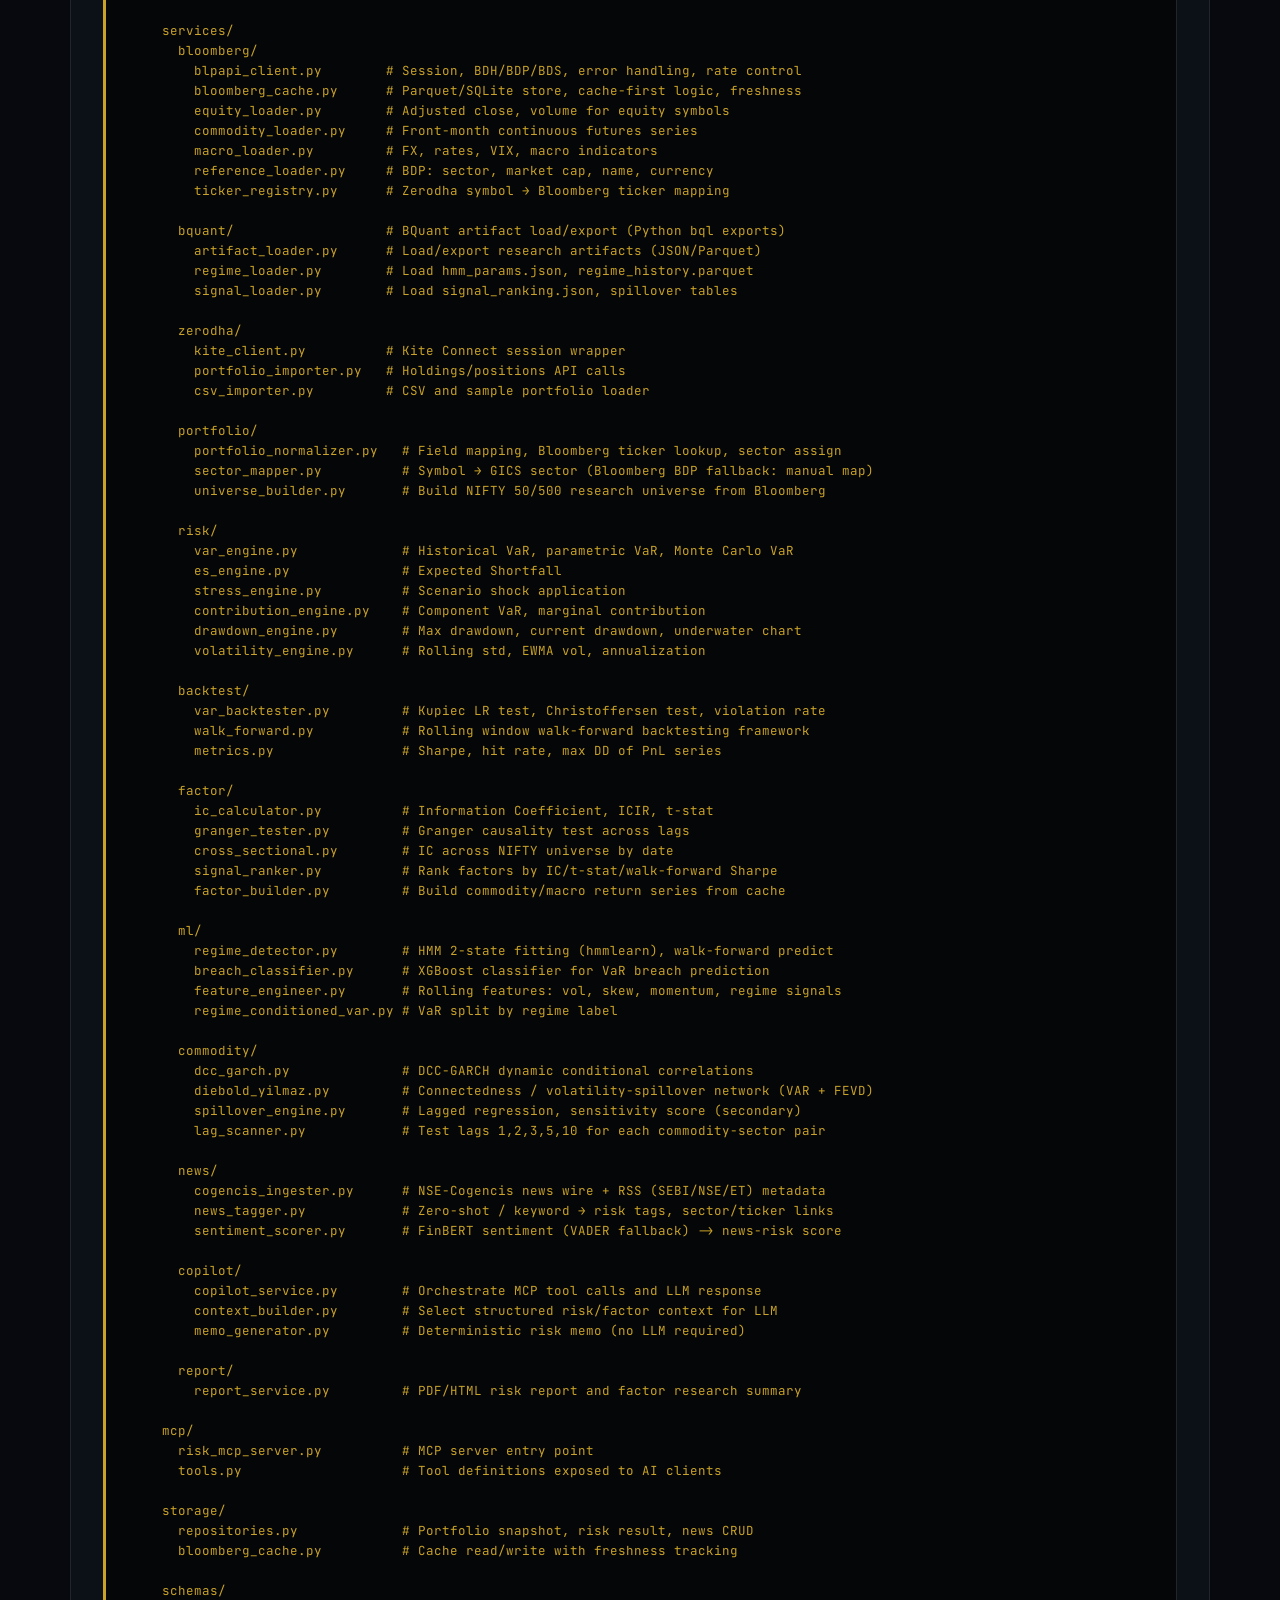
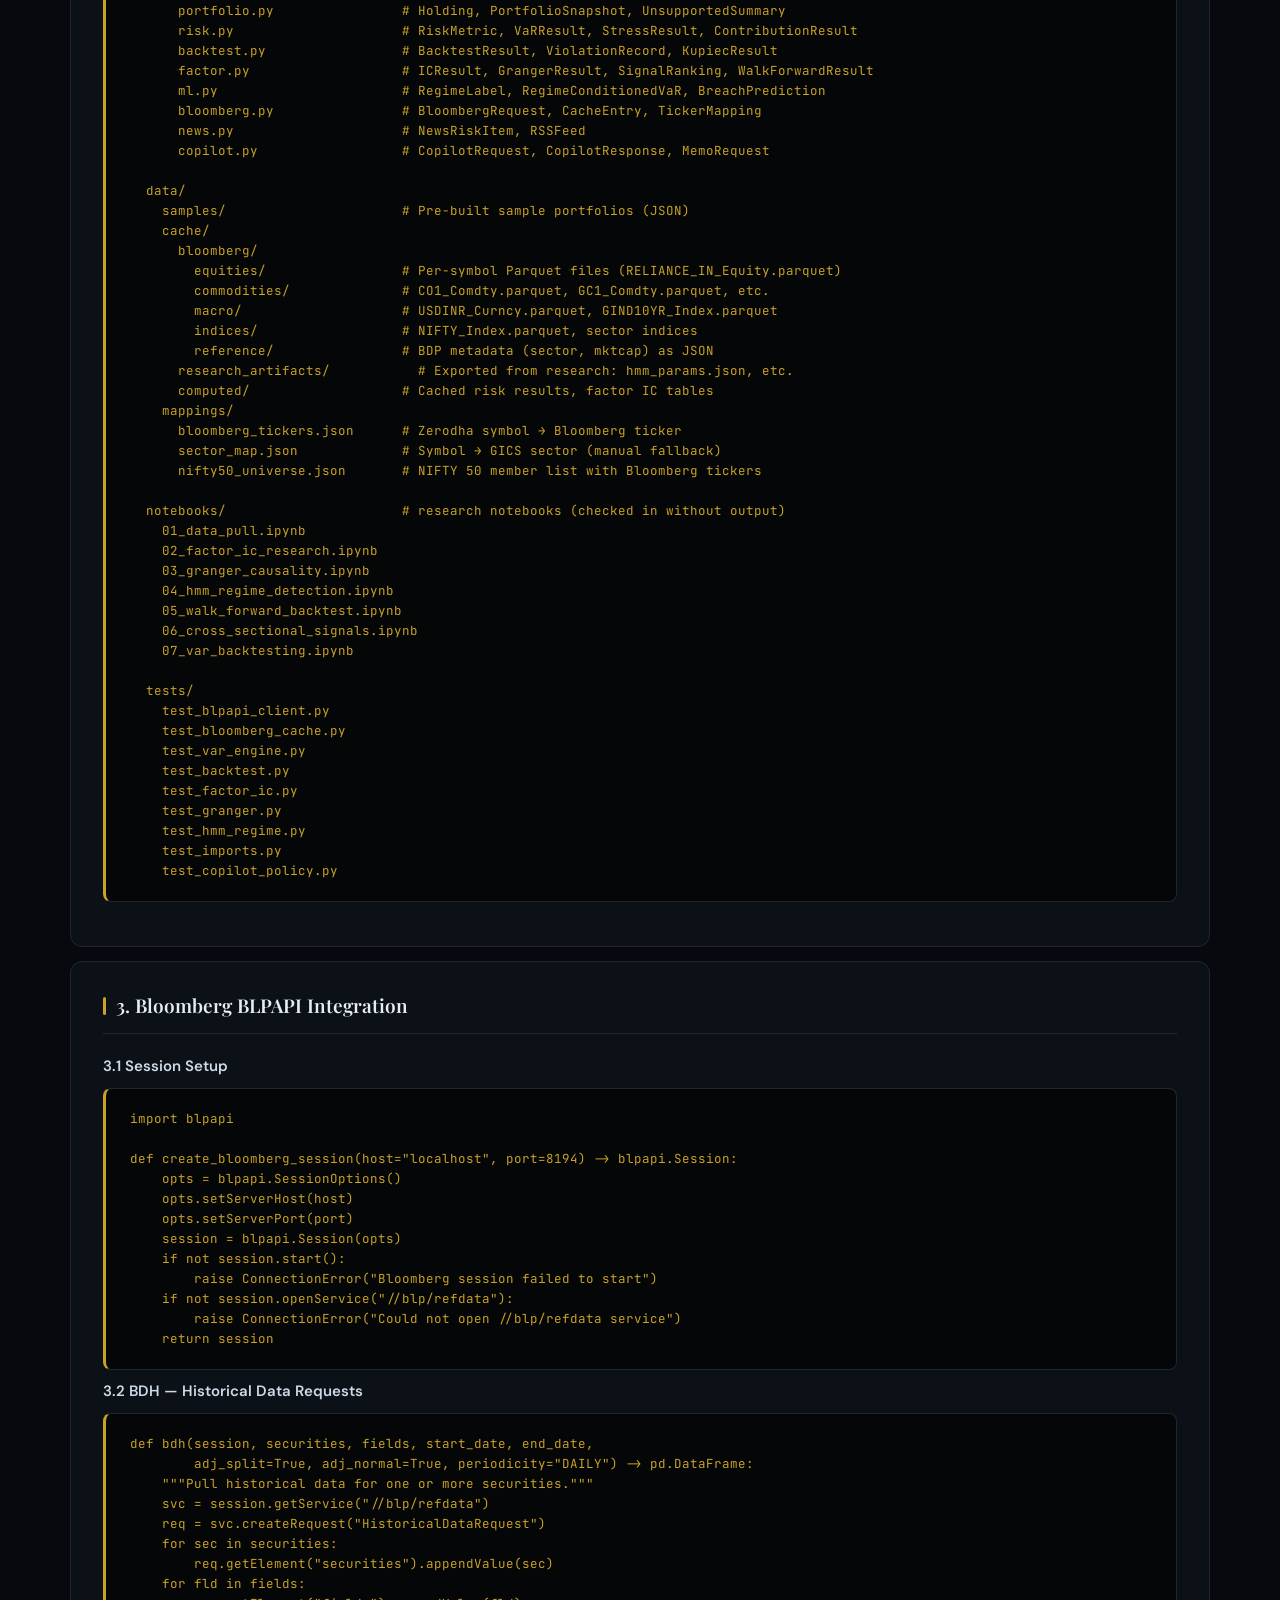
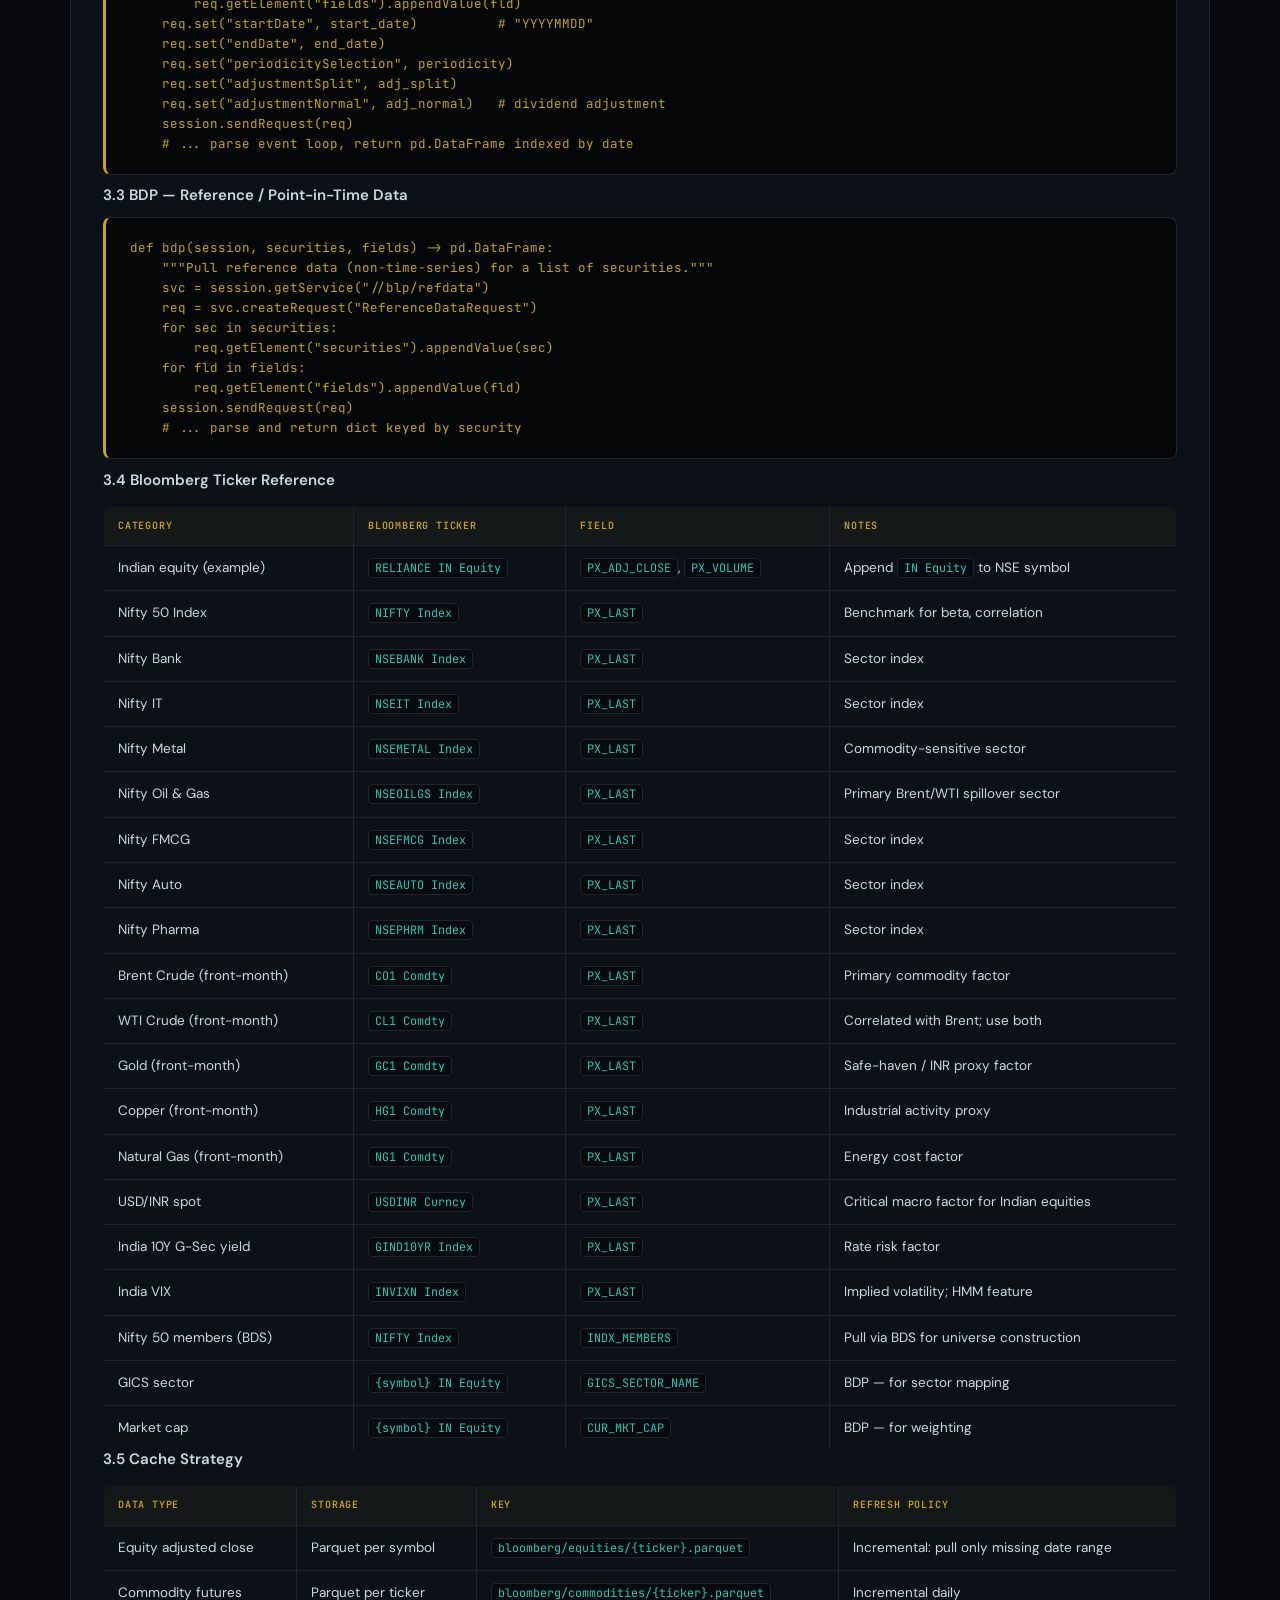
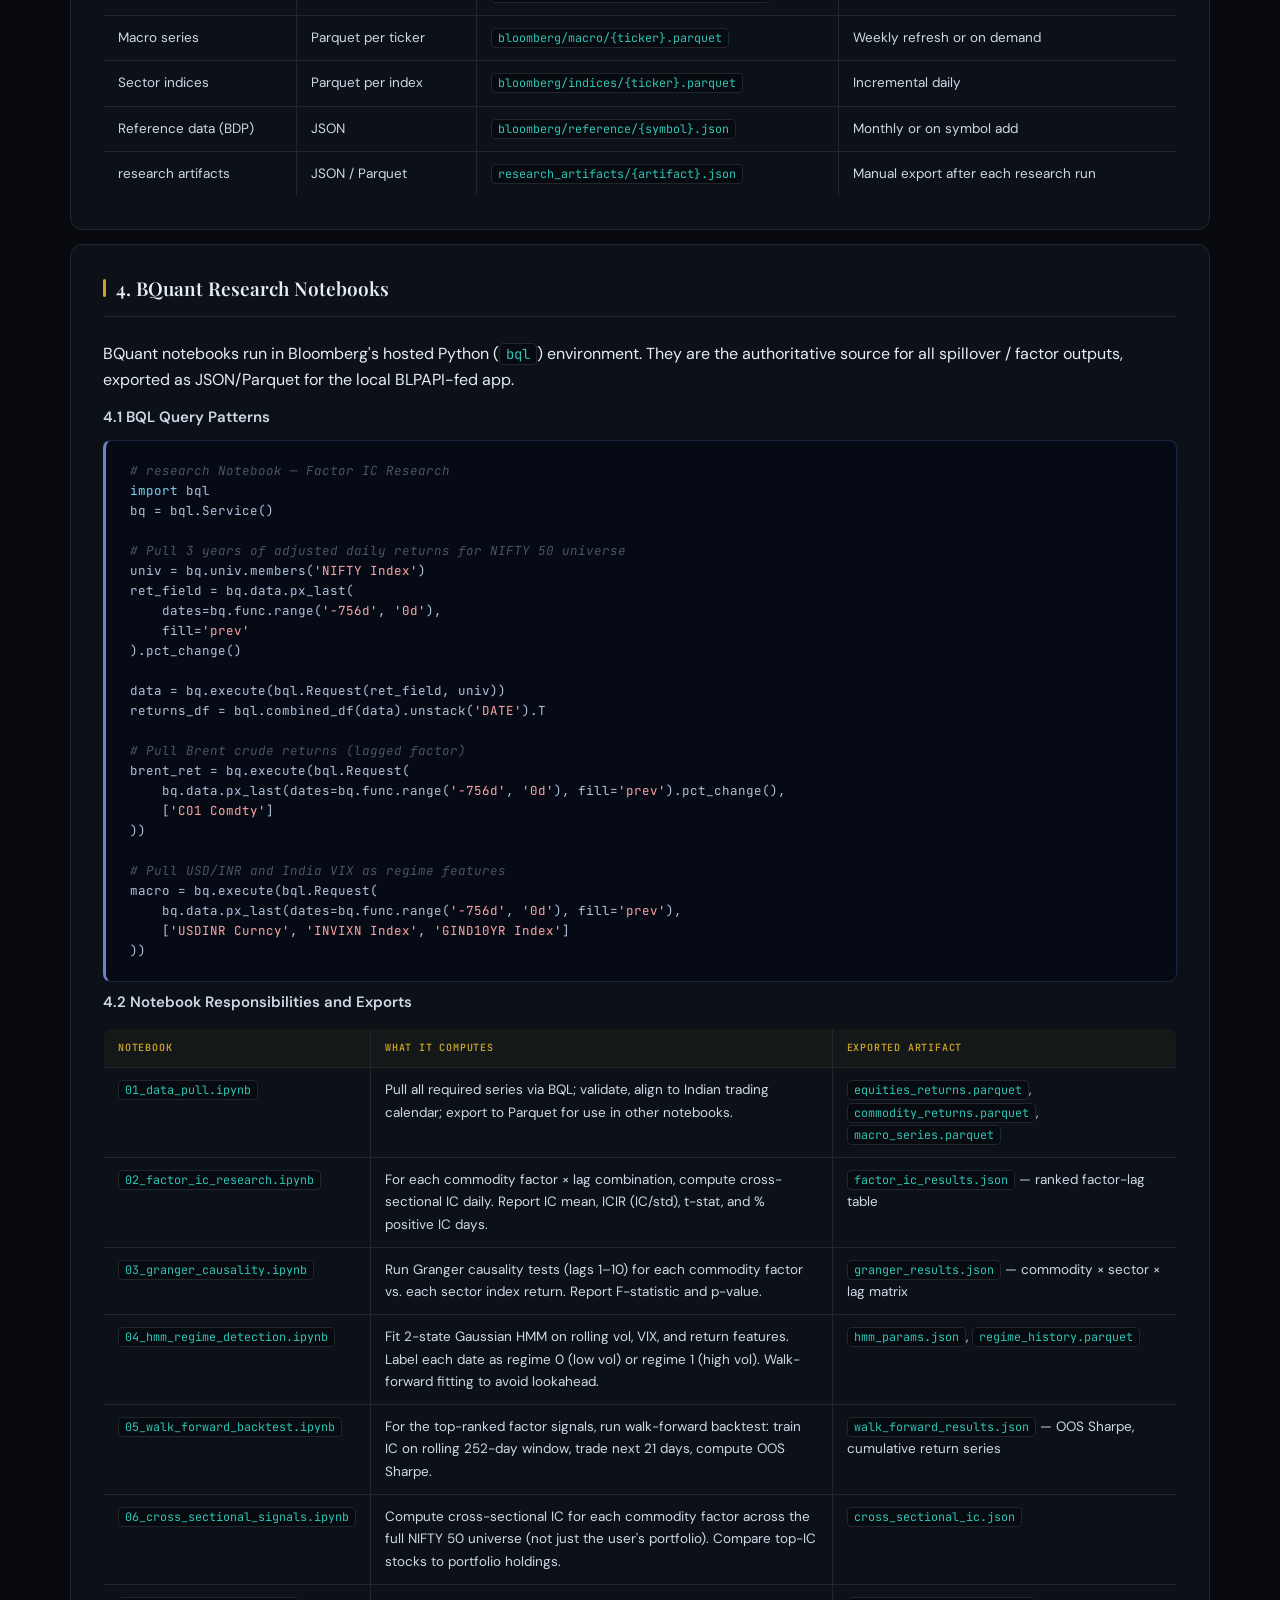
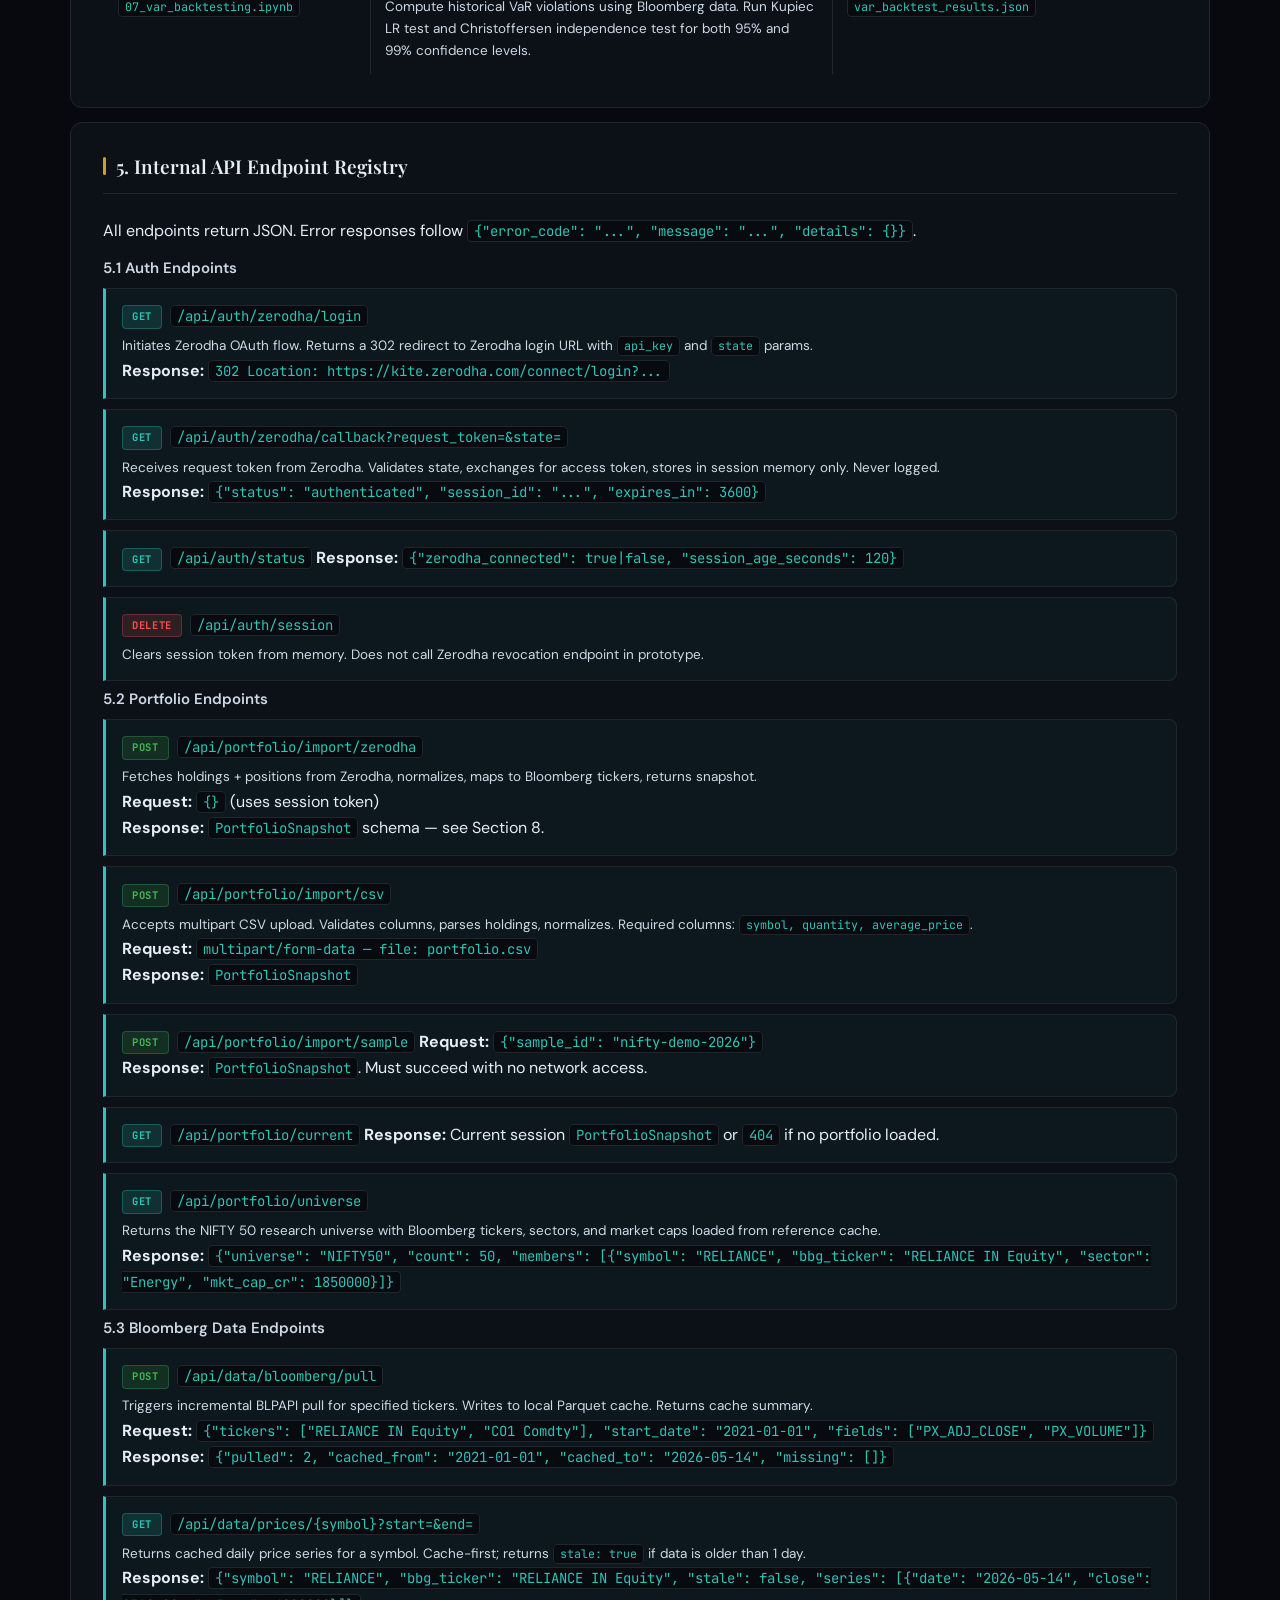
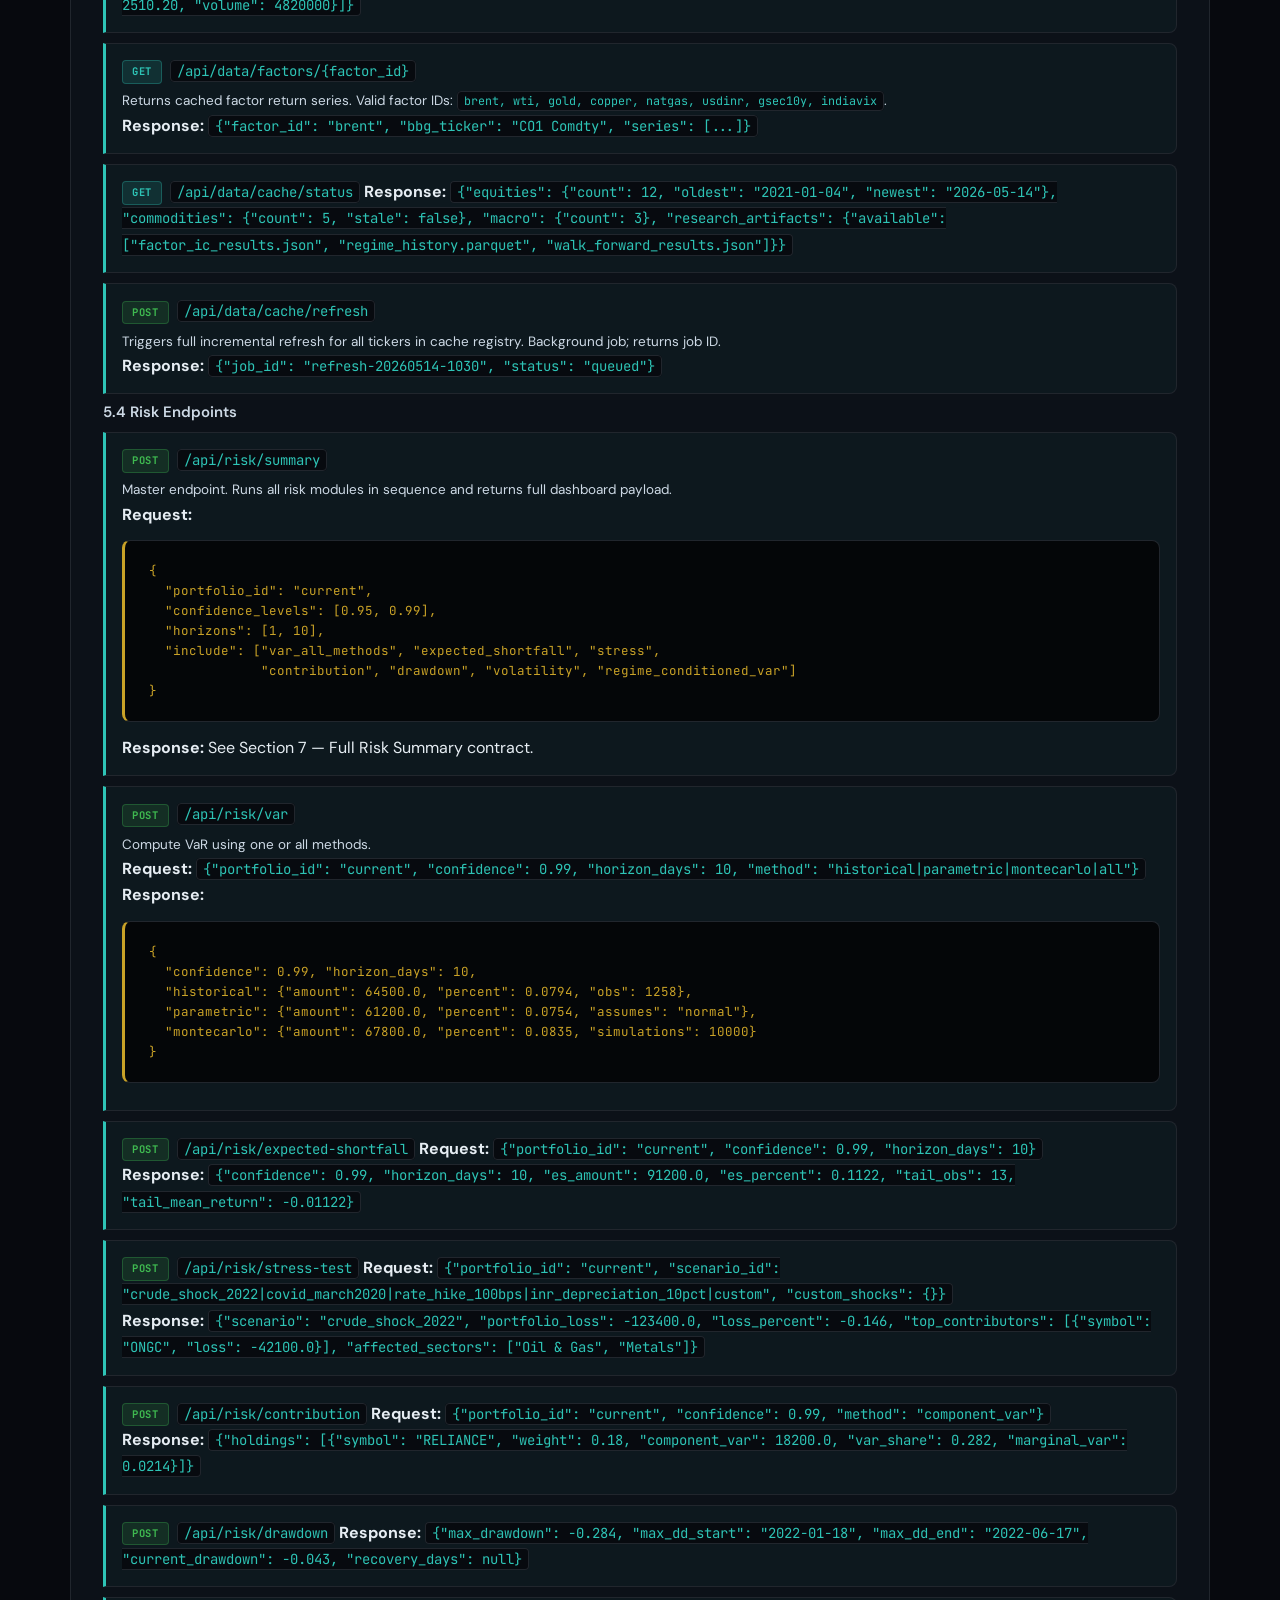
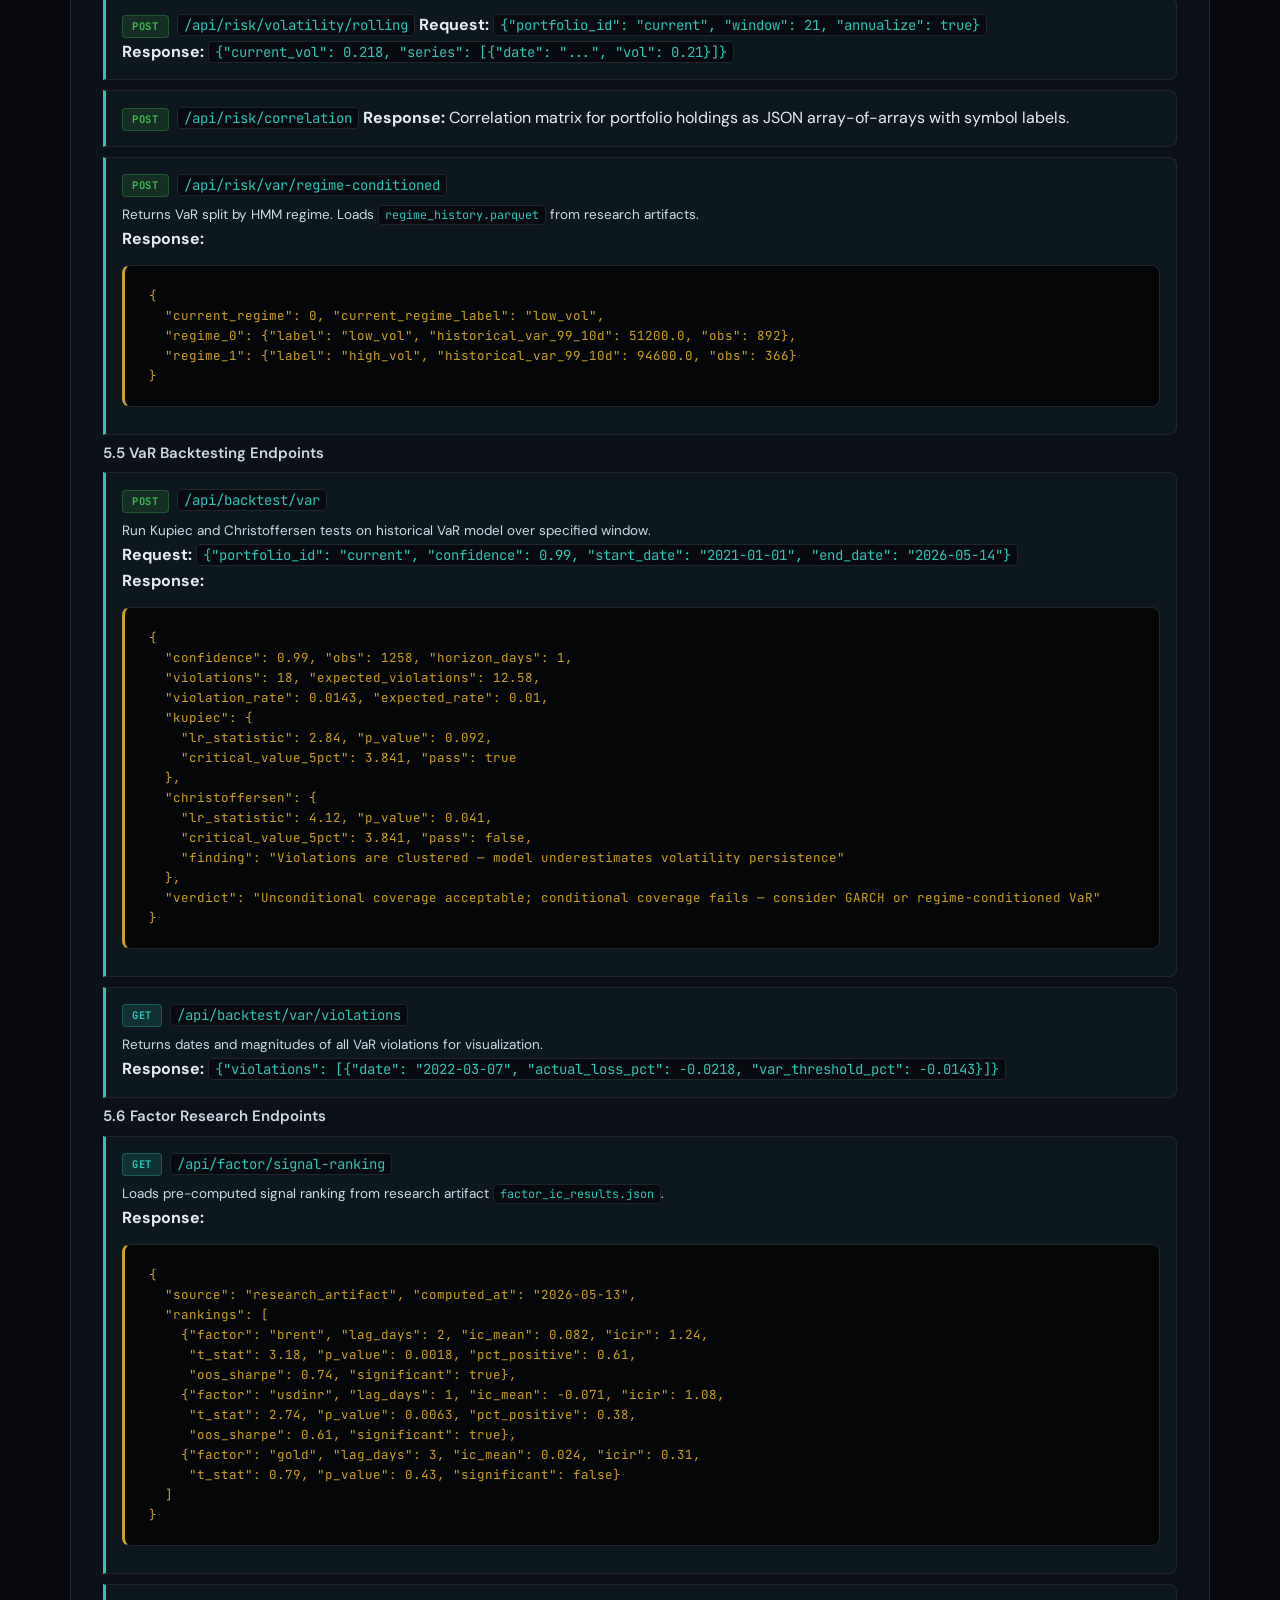
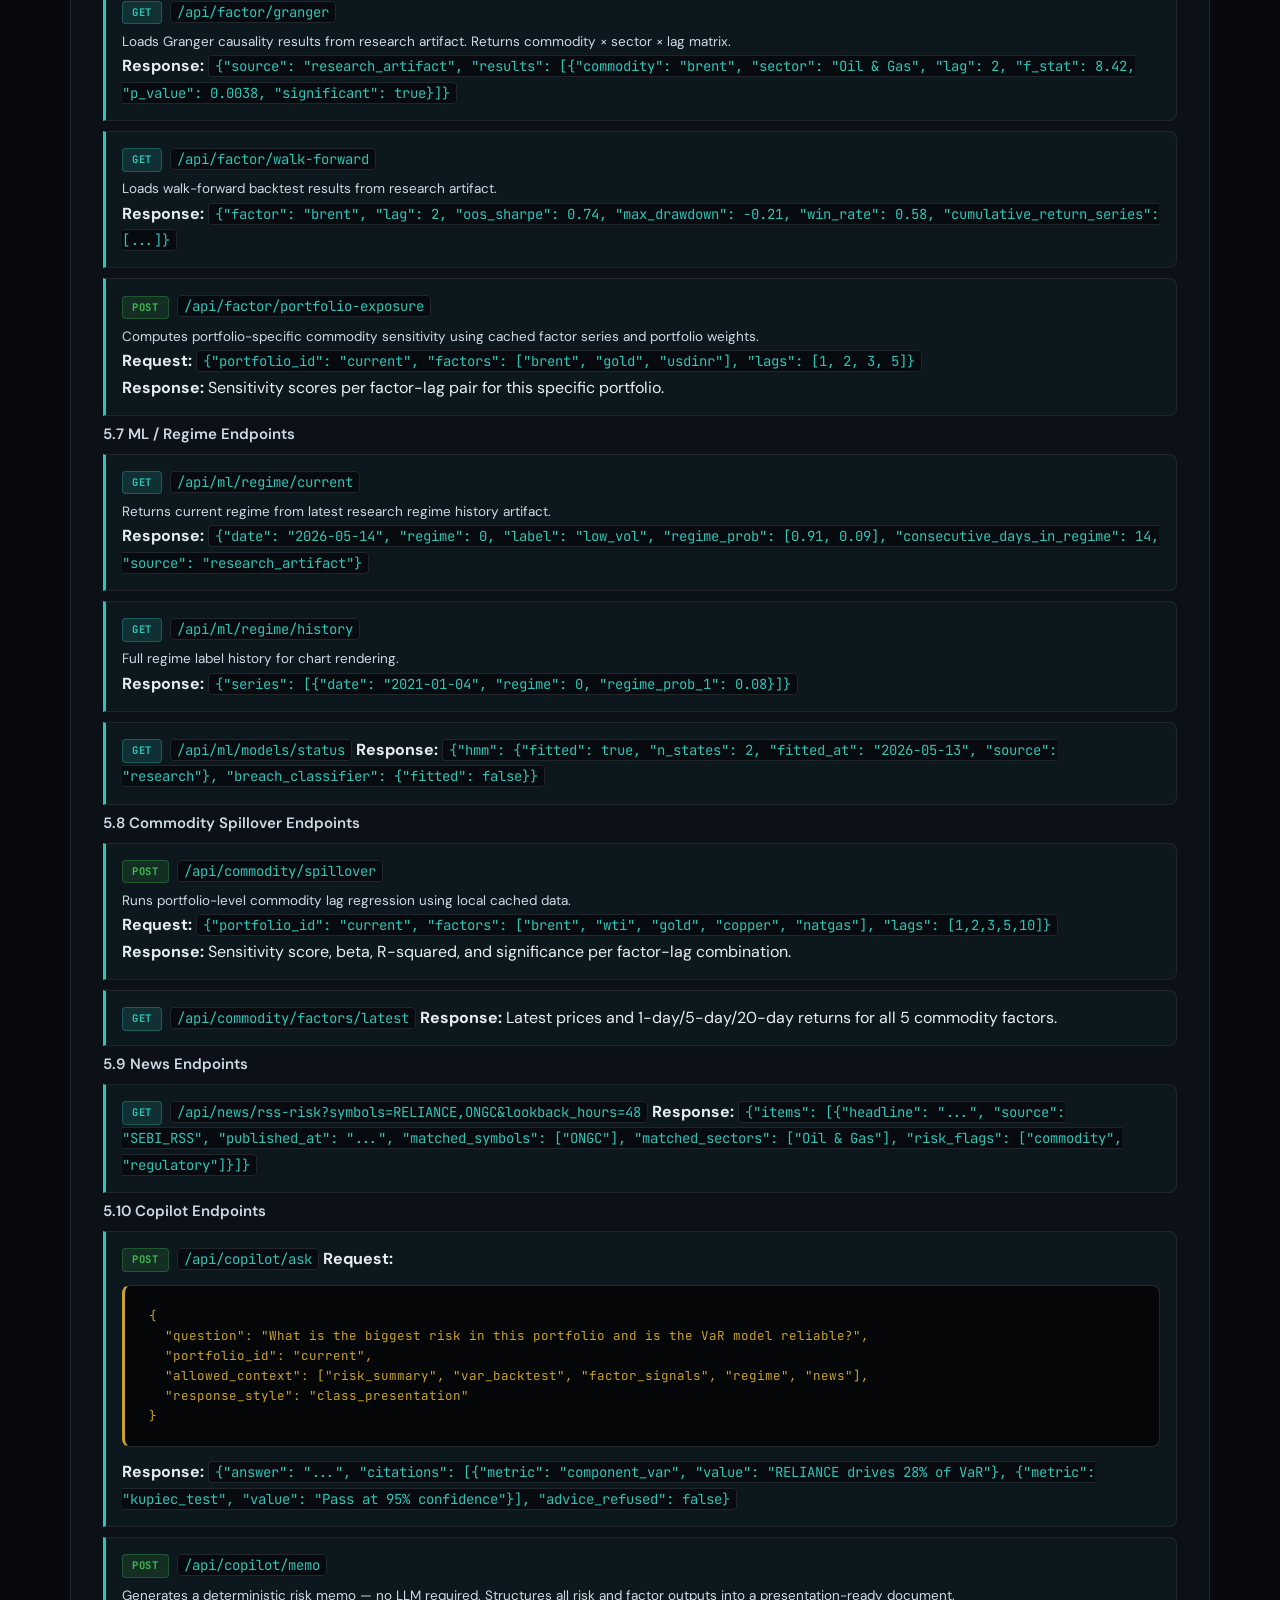
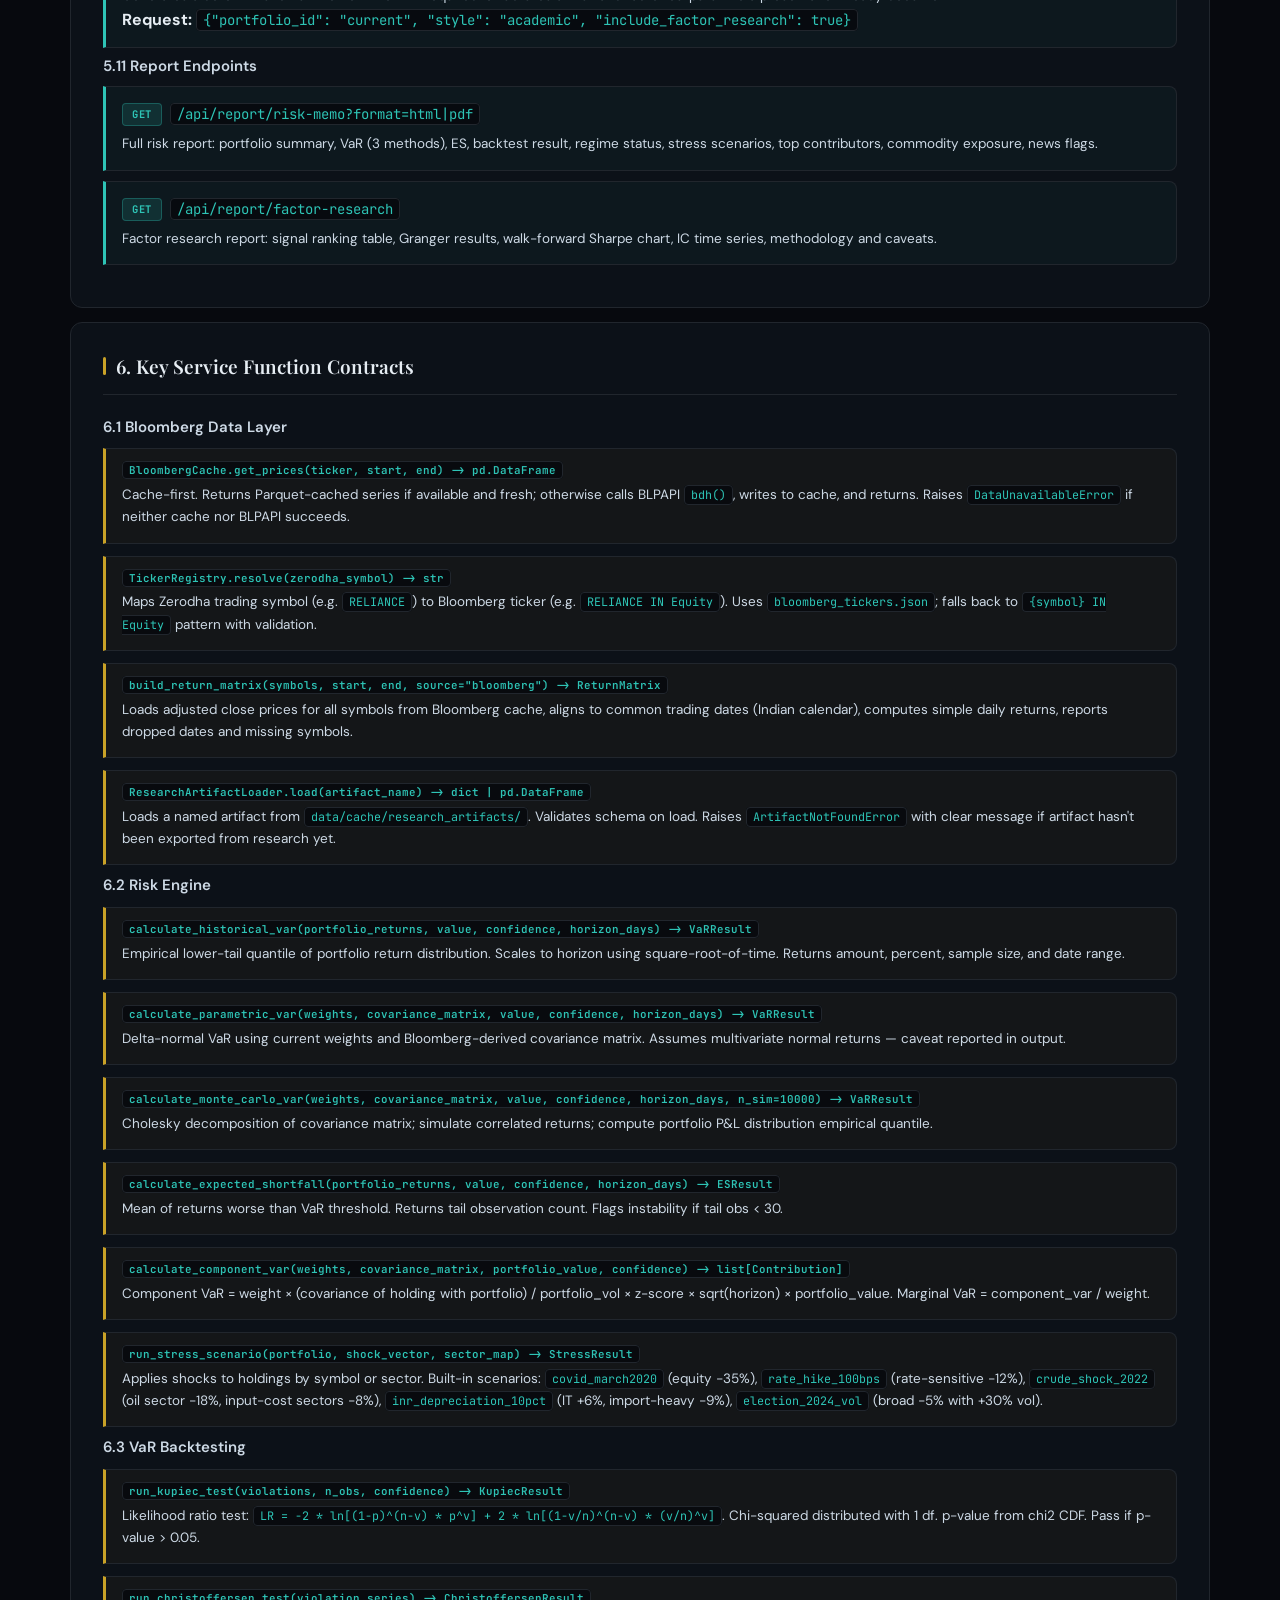
<file: lowleveldesign.html>
<!doctype html>
<html lang="en">
<head>
  <meta charset="utf-8">
  <meta name="viewport" content="width=device-width, initial-scale=1">
  <title>Drishti — Low-Level Design</title>
  <style>
    @import url('https://fonts.googleapis.com/css2?family=Playfair+Display:wght@400;600;700&family=DM+Sans:opsz,wght@9..40,300;9..40,400;9..40,500;9..40,600&family=JetBrains+Mono:wght@400;500;700&display=swap');

    :root {
      --bg: #07090E;
      --surface: #0C1118;
      --surface-2: #111927;
      --ink: #E6EDF3;
      --ink-2: #CDD9E5;
      --muted: #7D8590;
      --line: #21262D;
      --line-2: #2D3748;
      --primary: #C9A227;
      --primary-light: #F0C842;
      --primary-dim: rgba(201,162,39,0.12);
      --accent: #2EC4B6;
      --ok: #3FB950;
      --warn: #D29922;
      --danger: #F85149;
      --soft-blue: rgba(46,196,182,0.07);
      --soft-green: rgba(63,185,80,0.07);
      --soft-amber: rgba(201,162,39,0.07);
      --soft-red: rgba(248,81,73,0.07);
      --shadow: 0 24px 64px rgba(0,0,0,.65);
      --bql: #050A14;
      --bql-text: #B0C4DE;
    }

    * { box-sizing: border-box; }

    body {
      margin: 0;
      background: var(--bg);
      color: var(--ink);
      font-family: 'DM Sans', ui-sans-serif, system-ui, sans-serif;
      line-height: 1.65;
      -webkit-font-smoothing: antialiased;
    }

    a { color: var(--primary); text-decoration: none; }
    a:hover { color: var(--primary-light); text-decoration: underline; }

    .page { max-width: 1180px; margin: 0 auto; padding: 32px 20px 80px; }

    .hero {
      position: relative;
      background: var(--surface);
      border: 1px solid var(--line-2);
      border-radius: 14px;
      padding: 52px;
      box-shadow: var(--shadow);
      overflow: hidden;
    }
    .hero::before {
      content: '';
      position: absolute;
      inset: 0;
      background:
        radial-gradient(ellipse 75% 80% at -5% -25%, rgba(201,162,39,0.11) 0%, transparent 60%),
        radial-gradient(ellipse 50% 55% at 108% 115%, rgba(46,196,182,0.07) 0%, transparent 60%);
      pointer-events: none;
    }
    .hero::after {
      content: '';
      position: absolute;
      top: 0; left: 0; right: 0;
      height: 2px;
      background: linear-gradient(90deg, var(--primary) 0%, rgba(201,162,39,0.35) 55%, var(--accent) 100%);
    }

    .eyebrow {
      margin: 0 0 16px;
      font-family: 'JetBrains Mono', monospace;
      font-size: 10.5px;
      text-transform: uppercase;
      letter-spacing: .16em;
      color: var(--primary);
      font-weight: 500;
    }

    h1, h2, h3 { line-height: 1.18; margin: 0; font-family: 'Playfair Display', serif; }
    h1 { font-size: 44px; max-width: 950px; color: #F5EDD8; font-weight: 700; }
    h2 { font-size: 21px; margin-bottom: 20px; color: var(--ink); font-weight: 600; }
    h3 { font-size: 15px; margin-bottom: 8px; color: var(--ink-2); font-weight: 600; font-family: 'DM Sans', sans-serif; }

    .subtitle { margin: 20px 0 0; max-width: 800px; font-size: 15.5px; color: #637180; line-height: 1.72; }

    .meta { display: grid; grid-template-columns: repeat(4,1fr); gap: 12px; margin-top: 32px; }
    .meta div {
      border: 1px solid rgba(201,162,39,0.18);
      background: rgba(201,162,39,0.04);
      border-radius: 8px;
      padding: 14px 16px;
      color: #8192A6;
      font-size: 13.5px;
    }
    .meta strong {
      display: block;
      font-family: 'JetBrains Mono', monospace;
      font-size: 9.5px;
      color: var(--primary);
      text-transform: uppercase;
      letter-spacing: .12em;
      margin-bottom: 5px;
      font-weight: 600;
    }

    .nav {
      display: flex;
      gap: 4px;
      flex-wrap: wrap;
      margin: 20px 0;
      padding: 6px;
      border: 1px solid var(--line);
      background: rgba(12,17,24,0.96);
      border-radius: 10px;
      position: sticky;
      top: 0;
      z-index: 5;
      backdrop-filter: blur(16px);
      -webkit-backdrop-filter: blur(16px);
    }
    .nav a {
      padding: 8px 16px;
      border-radius: 7px;
      color: var(--muted);
      background: transparent;
      font-weight: 500;
      font-size: 13px;
      letter-spacing: 0.01em;
      transition: all 0.15s ease;
      border: 1px solid transparent;
    }
    .nav a:hover { color: var(--ink-2); background: var(--surface-2); text-decoration: none; }
    .nav a.active {
      background: var(--primary-dim);
      color: var(--primary);
      border-color: rgba(201,162,39,0.22);
    }

    @keyframes fadeUp {
      from { opacity: 0; transform: translateY(14px); }
      to   { opacity: 1; transform: translateY(0); }
    }

    section {
      background: var(--surface);
      border: 1px solid var(--line);
      border-radius: 12px;
      padding: 32px;
      margin-top: 14px;
      animation: fadeUp 0.45s ease both;
    }
    section:nth-child(1) { animation-delay: 0.04s; }
    section:nth-child(2) { animation-delay: 0.08s; }
    section:nth-child(3) { animation-delay: 0.12s; }
    section:nth-child(4) { animation-delay: 0.16s; }
    section:nth-child(5) { animation-delay: 0.20s; }

    section h2 {
      display: flex;
      align-items: center;
      gap: 10px;
      padding-bottom: 16px;
      border-bottom: 1px solid var(--line);
      margin-bottom: 24px;
      font-size: 19px;
    }
    section h2::before {
      content: '';
      display: inline-block;
      width: 3px;
      height: 18px;
      background: var(--primary);
      border-radius: 2px;
      flex-shrink: 0;
    }

    .grid-2,.grid-3,.grid-4 { display: grid; gap: 14px; }
    .grid-2 { grid-template-columns: repeat(2,1fr); }
    .grid-3 { grid-template-columns: repeat(3,1fr); }
    .grid-4 { grid-template-columns: repeat(4,1fr); }

    .card {
      border: 1px solid var(--line);
      border-top: 2px solid rgba(201,162,39,0.28);
      border-radius: 8px;
      padding: 18px;
      background: var(--surface-2);
      transition: border-top-color 0.2s;
    }
    .card:hover { border-top-color: var(--primary); }
    .card strong { display: block; color: var(--ink); margin-bottom: 8px; font-size: 14px; font-weight: 600; }

    .callout {
      border-radius: 8px;
      border: 1px solid var(--line);
      border-left: 3px solid var(--line-2);
      padding: 18px 20px;
      margin: 14px 0;
    }
    .prototype { background: var(--soft-blue); border-color: rgba(46,196,182,0.2); border-left-color: var(--accent); }
    .production { background: var(--soft-green); border-color: rgba(63,185,80,0.2); border-left-color: var(--ok); }
    .warning { background: var(--soft-amber); border-color: rgba(201,162,39,0.2); border-left-color: var(--primary); }
    .danger { background: var(--soft-red); border-color: rgba(248,81,73,0.2); border-left-color: var(--danger); }

    .label {
      display: inline-flex;
      align-items: center;
      padding: 3px 9px;
      border-radius: 999px;
      background: rgba(201,162,39,0.10);
      color: var(--primary);
      font-family: 'JetBrains Mono', monospace;
      font-size: 10px;
      font-weight: 600;
      text-transform: uppercase;
      letter-spacing: .08em;
      margin-bottom: 10px;
    }

    ul, ol { padding-left: 20px; margin: 10px 0 0; }
    li { margin: 7px 0; color: var(--ink-2); font-size: 14.5px; }

    table {
      width: 100%;
      border-collapse: collapse;
      margin-top: 16px;
      font-size: 13px;
      border: 1px solid var(--line);
      border-radius: 8px;
      overflow: hidden;
    }
    th, td { border: 1px solid var(--line); padding: 11px 14px; text-align: left; vertical-align: top; }
    th {
      background: rgba(201,162,39,0.05);
      color: var(--primary);
      font-family: 'JetBrains Mono', monospace;
      font-size: 10px;
      font-weight: 600;
      text-transform: uppercase;
      letter-spacing: .08em;
    }
    td { color: var(--ink-2); font-size: 13.5px; }
    tr:hover td { background: rgba(255,255,255,0.012); }

    code {
      background: rgba(7,9,14,0.9);
      color: var(--accent);
      border: 1px solid var(--line);
      border-radius: 4px;
      padding: 1px 6px;
      font-family: 'JetBrains Mono', monospace;
      font-size: .87em;
    }

    pre {
      background: #040608;
      color: #C9A227;
      border: 1px solid var(--line);
      border-left: 3px solid var(--primary);
      border-radius: 8px;
      padding: 20px 24px;
      overflow: auto;
      font-family: 'JetBrains Mono', monospace;
      font-size: 12.5px;
      line-height: 1.6;
    }
    pre code { background: transparent; border: none; padding: 0; color: inherit; font-size: inherit; }

    /* BQL — Bloomberg Query Language terminal */
    pre.bql {
      background: var(--bql);
      color: var(--bql-text);
      border-color: rgba(90,110,180,0.28);
      border-left-color: #6B84C8;
    }
    pre.bql .kw { color: #7dd3fc; }
    pre.bql .fn { color: #86efac; }
    pre.bql .str { color: #fca5a5; }
    pre.bql .cm { color: #4A5568; font-style: italic; }

    /* Method blocks */
    .method {
      border-left: 3px solid var(--primary);
      padding: 14px 16px;
      background: rgba(201,162,39,0.04);
      margin: 12px 0;
      border-radius: 0 8px 8px 0;
      border-top: 1px solid var(--line);
      border-right: 1px solid var(--line);
      border-bottom: 1px solid var(--line);
    }
    .method h3 {
      font-family: 'JetBrains Mono', monospace;
      font-size: 12.5px;
      color: var(--primary);
      margin-bottom: 6px;
      font-weight: 600;
    }
    .method p { color: var(--ink-2); font-size: 13.5px; margin: 6px 0 0; }

    /* Endpoint blocks */
    .endpoint {
      border-left: 3px solid var(--accent);
      padding: 14px 16px;
      background: rgba(46,196,182,0.04);
      margin: 10px 0;
      border-radius: 0 8px 8px 0;
      border-top: 1px solid var(--line);
      border-right: 1px solid var(--line);
      border-bottom: 1px solid var(--line);
    }
    .endpoint p { color: var(--ink-2); font-size: 13.5px; margin: 6px 0 0; }
    .endpoint strong { color: var(--ink); }

    .ep-method {
      display: inline-block;
      padding: 2px 9px;
      border-radius: 4px;
      font-size: 10.5px;
      font-weight: 700;
      font-family: 'JetBrains Mono', monospace;
      margin-right: 8px;
      letter-spacing: .06em;
      text-transform: uppercase;
      vertical-align: middle;
    }
    .get { background: rgba(46,196,182,0.14); color: var(--accent); border: 1px solid rgba(46,196,182,0.3); }
    .post { background: rgba(63,185,80,0.14); color: var(--ok); border: 1px solid rgba(63,185,80,0.3); }
    .delete { background: rgba(248,81,73,0.14); color: var(--danger); border: 1px solid rgba(248,81,73,0.3); }

    /* Tier badges */
    .tier-badge {
      display: inline-block;
      padding: 2px 8px;
      border-radius: 4px;
      font-size: 10.5px;
      font-weight: 700;
      font-family: 'JetBrains Mono', monospace;
      margin-left: 8px;
      vertical-align: middle;
      text-transform: uppercase;
      letter-spacing: .06em;
    }
    .tier-bquant { background: rgba(100,130,220,0.12); color: #8EA8E8; border: 1px solid rgba(100,130,220,0.25); }
    .tier-blpapi { background: var(--primary-dim); color: var(--primary); border: 1px solid rgba(201,162,39,0.25); }
    .tier-local { background: rgba(125,133,144,0.10); color: var(--muted); border: 1px solid var(--line); }

    .footer { margin-top: 32px; color: var(--muted); font-family: 'JetBrains Mono', monospace; font-size: 10.5px; text-align: center; letter-spacing: .06em; }

    @media (max-width: 1000px) {
      .hero { padding: 28px 24px; }
      h1 { font-size: 30px; }
      .meta,.grid-2,.grid-3,.grid-4 { grid-template-columns: 1fr; }
      .nav { position: static; }
    }

    @media print {
      body { background: #fff; color: #000; }
      .page { max-width: none; padding: 0; }
      .hero, section, .nav { box-shadow: none; }
      .nav { position: static; }
      a { color: #000; text-decoration: underline; }
      section { break-inside: avoid; }
    }
  </style>
</head>
<body>
<main class="page">
  <header class="hero">
    <p class="eyebrow">Low-Level Design — Drishti</p>
    <h1>APIs, Functions, Contracts, and Data Specifications</h1>
    <p class="subtitle">Complete endpoint registry, Bloomberg BLPAPI integration, service function contracts, factor research calculations, ML model specifications, backtesting framework, cache design, and test plan.</p>
    <div class="meta">
      <div><strong>Data tier 1</strong>BQuant (Python bql) — research</div>
      <div><strong>Data tier 2</strong>BLPAPI app pipeline + Cogencis news</div>
      <div><strong>Backend</strong>Python / FastAPI, SQLite cache</div>
      <div><strong>LLM role</strong>Explainer only, not calculator</div>
    </div>
  </header>

  <nav class="nav" aria-label="Document navigation">
    <a href="prd.html">PRD</a>
    <a href="specs.html">Specs</a>
    <a href="highleveldesign.html">High-Level Design</a>
    <a class="active" href="lowleveldesign.html">Low-Level Design</a>
  </nav>

  <!-- ═══════════════════════════════════════════════════════════ -->
  <section id="two-tier">
    <h2>1. Two-Tier Data Architecture (BQuant + BLPAPI)</h2>
    <div class="callout warning">
      <span class="label">Key design principle</span>
      <strong>BQuant (Python bql API) is the research environment; BLPAPI is the app data pipeline.</strong>
      They are complementary. Heavy cross-sectional research (Nifty 200 IC / Granger / DCC-GARCH / Diebold–Yilmaz / HMM / walk-forward) runs in BQuant and exports artifacts (JSON/Parquet) that the local BLPAPI-fed app consumes. Access note: BQuant <em>API</em> only — BQL is written in Python inside BQuant, not via the in-terminal/Excel query screen. NSE-Cogencis supplies Indian data + the news wire for the NLP layer.
    </div>
    <div class="grid-2">
      <div class="card">
        <strong>Tier 1 — BQuant <span class="tier-badge tier-bquant">BQuant</span></strong>
        <ul>
          <li>Bloomberg-hosted Python (<code>bql</code>) environment — programmatic BQL, no terminal/Excel query screen needed.</li>
          <li>Pulls the NIFTY 200 cross-section in a single query.</li>
          <li>Fits DCC-GARCH / Diebold–Yilmaz spillover, HMM regimes, IC/Granger, walk-forward backtests.</li>
          <li>Exports artifacts (regime history, signal rankings, spillover tables) for the local app.</li>
        </ul>
      </div>
      <div class="card">
        <strong>Tier 2 — BLPAPI + Local App <span class="tier-badge tier-blpapi">BLPAPI</span></strong>
        <ul>
          <li>Python BLPAPI session running against Bloomberg terminal on FRTL network.</li>
          <li>Pulls adjusted daily prices, commodity futures, macro series, sector indices.</li>
          <li>Caches all data locally in SQLite / Parquet under <code>data/cache/bloomberg/</code>.</li>
          <li>Feeds risk engine, VaR backtester, spillover module, and copilot context.</li>
          <li>BDH / BDP / BDS request patterns — documented in full below.</li>
        </ul>
      </div>
    </div>
  </section>

  <!-- ═══════════════════════════════════════════════════════════ -->
  <section id="module-map">
    <h2>2. Backend Module Map</h2>
    <pre><code>drishti/
  app/
    api/
      auth_routes.py          # Zerodha OAuth endpoints
      portfolio_routes.py     # Import, normalize, current snapshot
      data_routes.py          # Bloomberg pull, cache status, refresh
      risk_routes.py          # VaR, ES, stress, contribution, drawdown
      backtest_routes.py      # Kupiec, Christoffersen, violation rate
      factor_routes.py        # IC, Granger, walk-forward, cross-sectional
      ml_routes.py            # Regime detection, VaR breach prediction
      commodity_routes.py     # Spillover, sensitivity, factor latest
      news_routes.py          # RSS ingestion, risk tagging
      copilot_routes.py       # Ask, memo generation
      report_routes.py        # Risk memo, factor report, backtest summary

    services/
      bloomberg/
        blpapi_client.py        # Session, BDH/BDP/BDS, error handling, rate control
        bloomberg_cache.py      # Parquet/SQLite store, cache-first logic, freshness
        equity_loader.py        # Adjusted close, volume for equity symbols
        commodity_loader.py     # Front-month continuous futures series
        macro_loader.py         # FX, rates, VIX, macro indicators
        reference_loader.py     # BDP: sector, market cap, name, currency
        ticker_registry.py      # Zerodha symbol → Bloomberg ticker mapping

      bquant/                   # BQuant artifact load/export (Python bql exports)
        artifact_loader.py      # Load/export research artifacts (JSON/Parquet)
        regime_loader.py        # Load hmm_params.json, regime_history.parquet
        signal_loader.py        # Load signal_ranking.json, spillover tables

      zerodha/
        kite_client.py          # Kite Connect session wrapper
        portfolio_importer.py   # Holdings/positions API calls
        csv_importer.py         # CSV and sample portfolio loader

      portfolio/
        portfolio_normalizer.py   # Field mapping, Bloomberg ticker lookup, sector assign
        sector_mapper.py          # Symbol → GICS sector (Bloomberg BDP fallback: manual map)
        universe_builder.py       # Build NIFTY 50/500 research universe from Bloomberg

      risk/
        var_engine.py             # Historical VaR, parametric VaR, Monte Carlo VaR
        es_engine.py              # Expected Shortfall
        stress_engine.py          # Scenario shock application
        contribution_engine.py    # Component VaR, marginal contribution
        drawdown_engine.py        # Max drawdown, current drawdown, underwater chart
        volatility_engine.py      # Rolling std, EWMA vol, annualization

      backtest/
        var_backtester.py         # Kupiec LR test, Christoffersen test, violation rate
        walk_forward.py           # Rolling window walk-forward backtesting framework
        metrics.py                # Sharpe, hit rate, max DD of PnL series

      factor/
        ic_calculator.py          # Information Coefficient, ICIR, t-stat
        granger_tester.py         # Granger causality test across lags
        cross_sectional.py        # IC across NIFTY universe by date
        signal_ranker.py          # Rank factors by IC/t-stat/walk-forward Sharpe
        factor_builder.py         # Build commodity/macro return series from cache

      ml/
        regime_detector.py        # HMM 2-state fitting (hmmlearn), walk-forward predict
        breach_classifier.py      # XGBoost classifier for VaR breach prediction
        feature_engineer.py       # Rolling features: vol, skew, momentum, regime signals
        regime_conditioned_var.py # VaR split by regime label

      commodity/
        dcc_garch.py              # DCC-GARCH dynamic conditional correlations
        diebold_yilmaz.py         # Connectedness / volatility-spillover network (VAR + FEVD)
        spillover_engine.py       # Lagged regression, sensitivity score (secondary)
        lag_scanner.py            # Test lags 1,2,3,5,10 for each commodity-sector pair

      news/
        cogencis_ingester.py      # NSE-Cogencis news wire + RSS (SEBI/NSE/ET) metadata
        news_tagger.py            # Zero-shot / keyword → risk tags, sector/ticker links
        sentiment_scorer.py       # FinBERT sentiment (VADER fallback) -> news-risk score

      copilot/
        copilot_service.py        # Orchestrate MCP tool calls and LLM response
        context_builder.py        # Select structured risk/factor context for LLM
        memo_generator.py         # Deterministic risk memo (no LLM required)

      report/
        report_service.py         # PDF/HTML risk report and factor research summary

    mcp/
      risk_mcp_server.py          # MCP server entry point
      tools.py                    # Tool definitions exposed to AI clients

    storage/
      repositories.py             # Portfolio snapshot, risk result, news CRUD
      bloomberg_cache.py          # Cache read/write with freshness tracking

    schemas/
      portfolio.py                # Holding, PortfolioSnapshot, UnsupportedSummary
      risk.py                     # RiskMetric, VaRResult, StressResult, ContributionResult
      backtest.py                 # BacktestResult, ViolationRecord, KupiecResult
      factor.py                   # ICResult, GrangerResult, SignalRanking, WalkForwardResult
      ml.py                       # RegimeLabel, RegimeConditionedVaR, BreachPrediction
      bloomberg.py                # BloombergRequest, CacheEntry, TickerMapping
      news.py                     # NewsRiskItem, RSSFeed
      copilot.py                  # CopilotRequest, CopilotResponse, MemoRequest

  data/
    samples/                      # Pre-built sample portfolios (JSON)
    cache/
      bloomberg/
        equities/                 # Per-symbol Parquet files (RELIANCE_IN_Equity.parquet)
        commodities/              # CO1_Comdty.parquet, GC1_Comdty.parquet, etc.
        macro/                    # USDINR_Curncy.parquet, GIND10YR_Index.parquet
        indices/                  # NIFTY_Index.parquet, sector indices
        reference/                # BDP metadata (sector, mktcap) as JSON
      research_artifacts/           # Exported from research: hmm_params.json, etc.
      computed/                   # Cached risk results, factor IC tables
    mappings/
      bloomberg_tickers.json      # Zerodha symbol → Bloomberg ticker
      sector_map.json             # Symbol → GICS sector (manual fallback)
      nifty50_universe.json       # NIFTY 50 member list with Bloomberg tickers

  notebooks/                      # research notebooks (checked in without output)
    01_data_pull.ipynb
    02_factor_ic_research.ipynb
    03_granger_causality.ipynb
    04_hmm_regime_detection.ipynb
    05_walk_forward_backtest.ipynb
    06_cross_sectional_signals.ipynb
    07_var_backtesting.ipynb

  tests/
    test_blpapi_client.py
    test_bloomberg_cache.py
    test_var_engine.py
    test_backtest.py
    test_factor_ic.py
    test_granger.py
    test_hmm_regime.py
    test_imports.py
    test_copilot_policy.py</code></pre>
  </section>

  <!-- ═══════════════════════════════════════════════════════════ -->
  <section id="bloomberg-blpapi">
    <h2>3. Bloomberg BLPAPI Integration</h2>

    <h3>3.1 Session Setup</h3>
    <pre><code>import blpapi

def create_bloomberg_session(host="localhost", port=8194) -> blpapi.Session:
    opts = blpapi.SessionOptions()
    opts.setServerHost(host)
    opts.setServerPort(port)
    session = blpapi.Session(opts)
    if not session.start():
        raise ConnectionError("Bloomberg session failed to start")
    if not session.openService("//blp/refdata"):
        raise ConnectionError("Could not open //blp/refdata service")
    return session</code></pre>

    <h3>3.2 BDH — Historical Data Requests</h3>
    <pre><code>def bdh(session, securities, fields, start_date, end_date,
        adj_split=True, adj_normal=True, periodicity="DAILY") -> pd.DataFrame:
    """Pull historical data for one or more securities."""
    svc = session.getService("//blp/refdata")
    req = svc.createRequest("HistoricalDataRequest")
    for sec in securities:
        req.getElement("securities").appendValue(sec)
    for fld in fields:
        req.getElement("fields").appendValue(fld)
    req.set("startDate", start_date)          # "YYYYMMDD"
    req.set("endDate", end_date)
    req.set("periodicitySelection", periodicity)
    req.set("adjustmentSplit", adj_split)
    req.set("adjustmentNormal", adj_normal)   # dividend adjustment
    session.sendRequest(req)
    # ... parse event loop, return pd.DataFrame indexed by date</code></pre>

    <h3>3.3 BDP — Reference / Point-in-Time Data</h3>
    <pre><code>def bdp(session, securities, fields) -> pd.DataFrame:
    """Pull reference data (non-time-series) for a list of securities."""
    svc = session.getService("//blp/refdata")
    req = svc.createRequest("ReferenceDataRequest")
    for sec in securities:
        req.getElement("securities").appendValue(sec)
    for fld in fields:
        req.getElement("fields").appendValue(fld)
    session.sendRequest(req)
    # ... parse and return dict keyed by security</code></pre>

    <h3>3.4 Bloomberg Ticker Reference</h3>
    <table>
      <thead>
        <tr><th>Category</th><th>Bloomberg Ticker</th><th>Field</th><th>Notes</th></tr>
      </thead>
      <tbody>
        <tr><td>Indian equity (example)</td><td><code>RELIANCE IN Equity</code></td><td><code>PX_ADJ_CLOSE</code>, <code>PX_VOLUME</code></td><td>Append <code> IN Equity</code> to NSE symbol</td></tr>
        <tr><td>Nifty 50 Index</td><td><code>NIFTY Index</code></td><td><code>PX_LAST</code></td><td>Benchmark for beta, correlation</td></tr>
        <tr><td>Nifty Bank</td><td><code>NSEBANK Index</code></td><td><code>PX_LAST</code></td><td>Sector index</td></tr>
        <tr><td>Nifty IT</td><td><code>NSEIT Index</code></td><td><code>PX_LAST</code></td><td>Sector index</td></tr>
        <tr><td>Nifty Metal</td><td><code>NSEMETAL Index</code></td><td><code>PX_LAST</code></td><td>Commodity-sensitive sector</td></tr>
        <tr><td>Nifty Oil &amp; Gas</td><td><code>NSEOILGS Index</code></td><td><code>PX_LAST</code></td><td>Primary Brent/WTI spillover sector</td></tr>
        <tr><td>Nifty FMCG</td><td><code>NSEFMCG Index</code></td><td><code>PX_LAST</code></td><td>Sector index</td></tr>
        <tr><td>Nifty Auto</td><td><code>NSEAUTO Index</code></td><td><code>PX_LAST</code></td><td>Sector index</td></tr>
        <tr><td>Nifty Pharma</td><td><code>NSEPHRM Index</code></td><td><code>PX_LAST</code></td><td>Sector index</td></tr>
        <tr><td>Brent Crude (front-month)</td><td><code>CO1 Comdty</code></td><td><code>PX_LAST</code></td><td>Primary commodity factor</td></tr>
        <tr><td>WTI Crude (front-month)</td><td><code>CL1 Comdty</code></td><td><code>PX_LAST</code></td><td>Correlated with Brent; use both</td></tr>
        <tr><td>Gold (front-month)</td><td><code>GC1 Comdty</code></td><td><code>PX_LAST</code></td><td>Safe-haven / INR proxy factor</td></tr>
        <tr><td>Copper (front-month)</td><td><code>HG1 Comdty</code></td><td><code>PX_LAST</code></td><td>Industrial activity proxy</td></tr>
        <tr><td>Natural Gas (front-month)</td><td><code>NG1 Comdty</code></td><td><code>PX_LAST</code></td><td>Energy cost factor</td></tr>
        <tr><td>USD/INR spot</td><td><code>USDINR Curncy</code></td><td><code>PX_LAST</code></td><td>Critical macro factor for Indian equities</td></tr>
        <tr><td>India 10Y G-Sec yield</td><td><code>GIND10YR Index</code></td><td><code>PX_LAST</code></td><td>Rate risk factor</td></tr>
        <tr><td>India VIX</td><td><code>INVIXN Index</code></td><td><code>PX_LAST</code></td><td>Implied volatility; HMM feature</td></tr>
        <tr><td>Nifty 50 members (BDS)</td><td><code>NIFTY Index</code></td><td><code>INDX_MEMBERS</code></td><td>Pull via BDS for universe construction</td></tr>
        <tr><td>GICS sector</td><td><code>{symbol} IN Equity</code></td><td><code>GICS_SECTOR_NAME</code></td><td>BDP — for sector mapping</td></tr>
        <tr><td>Market cap</td><td><code>{symbol} IN Equity</code></td><td><code>CUR_MKT_CAP</code></td><td>BDP — for weighting</td></tr>
      </tbody>
    </table>

    <h3>3.5 Cache Strategy</h3>
    <table>
      <thead><tr><th>Data type</th><th>Storage</th><th>Key</th><th>Refresh policy</th></tr></thead>
      <tbody>
        <tr><td>Equity adjusted close</td><td>Parquet per symbol</td><td><code>bloomberg/equities/{ticker}.parquet</code></td><td>Incremental: pull only missing date range</td></tr>
        <tr><td>Commodity futures</td><td>Parquet per ticker</td><td><code>bloomberg/commodities/{ticker}.parquet</code></td><td>Incremental daily</td></tr>
        <tr><td>Macro series</td><td>Parquet per ticker</td><td><code>bloomberg/macro/{ticker}.parquet</code></td><td>Weekly refresh or on demand</td></tr>
        <tr><td>Sector indices</td><td>Parquet per index</td><td><code>bloomberg/indices/{ticker}.parquet</code></td><td>Incremental daily</td></tr>
        <tr><td>Reference data (BDP)</td><td>JSON</td><td><code>bloomberg/reference/{symbol}.json</code></td><td>Monthly or on symbol add</td></tr>
        <tr><td>research artifacts</td><td>JSON / Parquet</td><td><code>research_artifacts/{artifact}.json</code></td><td>Manual export after each research run</td></tr>
      </tbody>
    </table>
  </section>

  <!-- ═══════════════════════════════════════════════════════════ -->
  <section id="bquant">
    <h2>4. BQuant Research Notebooks</h2>
    <p>BQuant notebooks run in Bloomberg's hosted Python (<code>bql</code>) environment. They are the authoritative source for all spillover / factor outputs, exported as JSON/Parquet for the local BLPAPI-fed app.</p>

    <h3>4.1 BQL Query Patterns</h3>
    <pre class="bql"><code><span class="cm"># research Notebook — Factor IC Research</span>
<span class="kw">import</span> bql
bq = bql.Service()

<span class="cm"># Pull 3 years of adjusted daily returns for NIFTY 50 universe</span>
univ = bq.univ.members(<span class="str">'NIFTY Index'</span>)
ret_field = bq.data.px_last(
    dates=bq.func.range(<span class="str">'-756d'</span>, <span class="str">'0d'</span>),
    fill=<span class="str">'prev'</span>
).pct_change()

data = bq.execute(bql.Request(ret_field, univ))
returns_df = bql.combined_df(data).unstack(<span class="str">'DATE'</span>).T

<span class="cm"># Pull Brent crude returns (lagged factor)</span>
brent_ret = bq.execute(bql.Request(
    bq.data.px_last(dates=bq.func.range(<span class="str">'-756d'</span>, <span class="str">'0d'</span>), fill=<span class="str">'prev'</span>).pct_change(),
    [<span class="str">'CO1 Comdty'</span>]
))

<span class="cm"># Pull USD/INR and India VIX as regime features</span>
macro = bq.execute(bql.Request(
    bq.data.px_last(dates=bq.func.range(<span class="str">'-756d'</span>, <span class="str">'0d'</span>), fill=<span class="str">'prev'</span>),
    [<span class="str">'USDINR Curncy'</span>, <span class="str">'INVIXN Index'</span>, <span class="str">'GIND10YR Index'</span>]
))</code></pre>

    <h3>4.2 Notebook Responsibilities and Exports</h3>
    <table>
      <thead><tr><th>Notebook</th><th>What it computes</th><th>Exported artifact</th></tr></thead>
      <tbody>
        <tr>
          <td><code>01_data_pull.ipynb</code></td>
          <td>Pull all required series via BQL; validate, align to Indian trading calendar; export to Parquet for use in other notebooks.</td>
          <td><code>equities_returns.parquet</code>, <code>commodity_returns.parquet</code>, <code>macro_series.parquet</code></td>
        </tr>
        <tr>
          <td><code>02_factor_ic_research.ipynb</code></td>
          <td>For each commodity factor × lag combination, compute cross-sectional IC daily. Report IC mean, ICIR (IC/std), t-stat, and % positive IC days.</td>
          <td><code>factor_ic_results.json</code> — ranked factor-lag table</td>
        </tr>
        <tr>
          <td><code>03_granger_causality.ipynb</code></td>
          <td>Run Granger causality tests (lags 1–10) for each commodity factor vs. each sector index return. Report F-statistic and p-value.</td>
          <td><code>granger_results.json</code> — commodity × sector × lag matrix</td>
        </tr>
        <tr>
          <td><code>04_hmm_regime_detection.ipynb</code></td>
          <td>Fit 2-state Gaussian HMM on rolling vol, VIX, and return features. Label each date as regime 0 (low vol) or regime 1 (high vol). Walk-forward fitting to avoid lookahead.</td>
          <td><code>hmm_params.json</code>, <code>regime_history.parquet</code></td>
        </tr>
        <tr>
          <td><code>05_walk_forward_backtest.ipynb</code></td>
          <td>For the top-ranked factor signals, run walk-forward backtest: train IC on rolling 252-day window, trade next 21 days, compute OOS Sharpe.</td>
          <td><code>walk_forward_results.json</code> — OOS Sharpe, cumulative return series</td>
        </tr>
        <tr>
          <td><code>06_cross_sectional_signals.ipynb</code></td>
          <td>Compute cross-sectional IC for each commodity factor across the full NIFTY 50 universe (not just the user's portfolio). Compare top-IC stocks to portfolio holdings.</td>
          <td><code>cross_sectional_ic.json</code></td>
        </tr>
        <tr>
          <td><code>07_var_backtesting.ipynb</code></td>
          <td>Compute historical VaR violations using Bloomberg data. Run Kupiec LR test and Christoffersen independence test for both 95% and 99% confidence levels.</td>
          <td><code>var_backtest_results.json</code></td>
        </tr>
      </tbody>
    </table>
  </section>

  <!-- ═══════════════════════════════════════════════════════════ -->
  <section id="endpoints">
    <h2>5. Internal API Endpoint Registry</h2>
    <p>All endpoints return JSON. Error responses follow <code>{"error_code": "...", "message": "...", "details": {}}</code>.</p>

    <h3>5.1 Auth Endpoints</h3>
    <div class="endpoint">
      <span class="ep-method get">GET</span><code>/api/auth/zerodha/login</code>
      <p>Initiates Zerodha OAuth flow. Returns a 302 redirect to Zerodha login URL with <code>api_key</code> and <code>state</code> params.</p>
      <strong>Response:</strong> <code>302 Location: https://kite.zerodha.com/connect/login?...</code>
    </div>
    <div class="endpoint">
      <span class="ep-method get">GET</span><code>/api/auth/zerodha/callback?request_token=&state=</code>
      <p>Receives request token from Zerodha. Validates state, exchanges for access token, stores in session memory only. Never logged.</p>
      <strong>Response:</strong> <code>{"status": "authenticated", "session_id": "...", "expires_in": 3600}</code>
    </div>
    <div class="endpoint">
      <span class="ep-method get">GET</span><code>/api/auth/status</code>
      <strong>Response:</strong> <code>{"zerodha_connected": true|false, "session_age_seconds": 120}</code>
    </div>
    <div class="endpoint">
      <span class="ep-method delete">DELETE</span><code>/api/auth/session</code>
      <p>Clears session token from memory. Does not call Zerodha revocation endpoint in prototype.</p>
    </div>

    <h3>5.2 Portfolio Endpoints</h3>
    <div class="endpoint">
      <span class="ep-method post">POST</span><code>/api/portfolio/import/zerodha</code>
      <p>Fetches holdings + positions from Zerodha, normalizes, maps to Bloomberg tickers, returns snapshot.</p>
      <strong>Request:</strong> <code>{}</code> (uses session token)<br>
      <strong>Response:</strong> <code>PortfolioSnapshot</code> schema — see Section 8.
    </div>
    <div class="endpoint">
      <span class="ep-method post">POST</span><code>/api/portfolio/import/csv</code>
      <p>Accepts multipart CSV upload. Validates columns, parses holdings, normalizes. Required columns: <code>symbol, quantity, average_price</code>.</p>
      <strong>Request:</strong> <code>multipart/form-data — file: portfolio.csv</code><br>
      <strong>Response:</strong> <code>PortfolioSnapshot</code>
    </div>
    <div class="endpoint">
      <span class="ep-method post">POST</span><code>/api/portfolio/import/sample</code>
      <strong>Request:</strong> <code>{"sample_id": "nifty-demo-2026"}</code><br>
      <strong>Response:</strong> <code>PortfolioSnapshot</code>. Must succeed with no network access.
    </div>
    <div class="endpoint">
      <span class="ep-method get">GET</span><code>/api/portfolio/current</code>
      <strong>Response:</strong> Current session <code>PortfolioSnapshot</code> or <code>404</code> if no portfolio loaded.
    </div>
    <div class="endpoint">
      <span class="ep-method get">GET</span><code>/api/portfolio/universe</code>
      <p>Returns the NIFTY 50 research universe with Bloomberg tickers, sectors, and market caps loaded from reference cache.</p>
      <strong>Response:</strong> <code>{"universe": "NIFTY50", "count": 50, "members": [{"symbol": "RELIANCE", "bbg_ticker": "RELIANCE IN Equity", "sector": "Energy", "mkt_cap_cr": 1850000}]}</code>
    </div>

    <h3>5.3 Bloomberg Data Endpoints</h3>
    <div class="endpoint">
      <span class="ep-method post">POST</span><code>/api/data/bloomberg/pull</code>
      <p>Triggers incremental BLPAPI pull for specified tickers. Writes to local Parquet cache. Returns cache summary.</p>
      <strong>Request:</strong> <code>{"tickers": ["RELIANCE IN Equity", "CO1 Comdty"], "start_date": "2021-01-01", "fields": ["PX_ADJ_CLOSE", "PX_VOLUME"]}</code><br>
      <strong>Response:</strong> <code>{"pulled": 2, "cached_from": "2021-01-01", "cached_to": "2026-05-14", "missing": []}</code>
    </div>
    <div class="endpoint">
      <span class="ep-method get">GET</span><code>/api/data/prices/{symbol}?start=&end=</code>
      <p>Returns cached daily price series for a symbol. Cache-first; returns <code>stale: true</code> if data is older than 1 day.</p>
      <strong>Response:</strong> <code>{"symbol": "RELIANCE", "bbg_ticker": "RELIANCE IN Equity", "stale": false, "series": [{"date": "2026-05-14", "close": 2510.20, "volume": 4820000}]}</code>
    </div>
    <div class="endpoint">
      <span class="ep-method get">GET</span><code>/api/data/factors/{factor_id}</code>
      <p>Returns cached factor return series. Valid factor IDs: <code>brent, wti, gold, copper, natgas, usdinr, gsec10y, indiavix</code>.</p>
      <strong>Response:</strong> <code>{"factor_id": "brent", "bbg_ticker": "CO1 Comdty", "series": [...]}</code>
    </div>
    <div class="endpoint">
      <span class="ep-method get">GET</span><code>/api/data/cache/status</code>
      <strong>Response:</strong> <code>{"equities": {"count": 12, "oldest": "2021-01-04", "newest": "2026-05-14"}, "commodities": {"count": 5, "stale": false}, "macro": {"count": 3}, "research_artifacts": {"available": ["factor_ic_results.json", "regime_history.parquet", "walk_forward_results.json"]}}</code>
    </div>
    <div class="endpoint">
      <span class="ep-method post">POST</span><code>/api/data/cache/refresh</code>
      <p>Triggers full incremental refresh for all tickers in cache registry. Background job; returns job ID.</p>
      <strong>Response:</strong> <code>{"job_id": "refresh-20260514-1030", "status": "queued"}</code>
    </div>

    <h3>5.4 Risk Endpoints</h3>
    <div class="endpoint">
      <span class="ep-method post">POST</span><code>/api/risk/summary</code>
      <p>Master endpoint. Runs all risk modules in sequence and returns full dashboard payload.</p>
      <strong>Request:</strong>
      <pre><code>{
  "portfolio_id": "current",
  "confidence_levels": [0.95, 0.99],
  "horizons": [1, 10],
  "include": ["var_all_methods", "expected_shortfall", "stress",
              "contribution", "drawdown", "volatility", "regime_conditioned_var"]
}</code></pre>
      <strong>Response:</strong> See Section 7 — Full Risk Summary contract.
    </div>
    <div class="endpoint">
      <span class="ep-method post">POST</span><code>/api/risk/var</code>
      <p>Compute VaR using one or all methods.</p>
      <strong>Request:</strong> <code>{"portfolio_id": "current", "confidence": 0.99, "horizon_days": 10, "method": "historical|parametric|montecarlo|all"}</code><br>
      <strong>Response:</strong>
      <pre><code>{
  "confidence": 0.99, "horizon_days": 10,
  "historical": {"amount": 64500.0, "percent": 0.0794, "obs": 1258},
  "parametric": {"amount": 61200.0, "percent": 0.0754, "assumes": "normal"},
  "montecarlo": {"amount": 67800.0, "percent": 0.0835, "simulations": 10000}
}</code></pre>
    </div>
    <div class="endpoint">
      <span class="ep-method post">POST</span><code>/api/risk/expected-shortfall</code>
      <strong>Request:</strong> <code>{"portfolio_id": "current", "confidence": 0.99, "horizon_days": 10}</code><br>
      <strong>Response:</strong> <code>{"confidence": 0.99, "horizon_days": 10, "es_amount": 91200.0, "es_percent": 0.1122, "tail_obs": 13, "tail_mean_return": -0.01122}</code>
    </div>
    <div class="endpoint">
      <span class="ep-method post">POST</span><code>/api/risk/stress-test</code>
      <strong>Request:</strong> <code>{"portfolio_id": "current", "scenario_id": "crude_shock_2022|covid_march2020|rate_hike_100bps|inr_depreciation_10pct|custom", "custom_shocks": {}}</code><br>
      <strong>Response:</strong> <code>{"scenario": "crude_shock_2022", "portfolio_loss": -123400.0, "loss_percent": -0.146, "top_contributors": [{"symbol": "ONGC", "loss": -42100.0}], "affected_sectors": ["Oil & Gas", "Metals"]}</code>
    </div>
    <div class="endpoint">
      <span class="ep-method post">POST</span><code>/api/risk/contribution</code>
      <strong>Request:</strong> <code>{"portfolio_id": "current", "confidence": 0.99, "method": "component_var"}</code><br>
      <strong>Response:</strong> <code>{"holdings": [{"symbol": "RELIANCE", "weight": 0.18, "component_var": 18200.0, "var_share": 0.282, "marginal_var": 0.0214}]}</code>
    </div>
    <div class="endpoint">
      <span class="ep-method post">POST</span><code>/api/risk/drawdown</code>
      <strong>Response:</strong> <code>{"max_drawdown": -0.284, "max_dd_start": "2022-01-18", "max_dd_end": "2022-06-17", "current_drawdown": -0.043, "recovery_days": null}</code>
    </div>
    <div class="endpoint">
      <span class="ep-method post">POST</span><code>/api/risk/volatility/rolling</code>
      <strong>Request:</strong> <code>{"portfolio_id": "current", "window": 21, "annualize": true}</code><br>
      <strong>Response:</strong> <code>{"current_vol": 0.218, "series": [{"date": "...", "vol": 0.21}]}</code>
    </div>
    <div class="endpoint">
      <span class="ep-method post">POST</span><code>/api/risk/correlation</code>
      <strong>Response:</strong> Correlation matrix for portfolio holdings as JSON array-of-arrays with symbol labels.
    </div>
    <div class="endpoint">
      <span class="ep-method post">POST</span><code>/api/risk/var/regime-conditioned</code>
      <p>Returns VaR split by HMM regime. Loads <code>regime_history.parquet</code> from research artifacts.</p>
      <strong>Response:</strong>
      <pre><code>{
  "current_regime": 0, "current_regime_label": "low_vol",
  "regime_0": {"label": "low_vol", "historical_var_99_10d": 51200.0, "obs": 892},
  "regime_1": {"label": "high_vol", "historical_var_99_10d": 94600.0, "obs": 366}
}</code></pre>
    </div>

    <h3>5.5 VaR Backtesting Endpoints</h3>
    <div class="endpoint">
      <span class="ep-method post">POST</span><code>/api/backtest/var</code>
      <p>Run Kupiec and Christoffersen tests on historical VaR model over specified window.</p>
      <strong>Request:</strong> <code>{"portfolio_id": "current", "confidence": 0.99, "start_date": "2021-01-01", "end_date": "2026-05-14"}</code><br>
      <strong>Response:</strong>
      <pre><code>{
  "confidence": 0.99, "obs": 1258, "horizon_days": 1,
  "violations": 18, "expected_violations": 12.58,
  "violation_rate": 0.0143, "expected_rate": 0.01,
  "kupiec": {
    "lr_statistic": 2.84, "p_value": 0.092,
    "critical_value_5pct": 3.841, "pass": true
  },
  "christoffersen": {
    "lr_statistic": 4.12, "p_value": 0.041,
    "critical_value_5pct": 3.841, "pass": false,
    "finding": "Violations are clustered — model underestimates volatility persistence"
  },
  "verdict": "Unconditional coverage acceptable; conditional coverage fails — consider GARCH or regime-conditioned VaR"
}</code></pre>
    </div>
    <div class="endpoint">
      <span class="ep-method get">GET</span><code>/api/backtest/var/violations</code>
      <p>Returns dates and magnitudes of all VaR violations for visualization.</p>
      <strong>Response:</strong> <code>{"violations": [{"date": "2022-03-07", "actual_loss_pct": -0.0218, "var_threshold_pct": -0.0143}]}</code>
    </div>

    <h3>5.6 Factor Research Endpoints</h3>
    <div class="endpoint">
      <span class="ep-method get">GET</span><code>/api/factor/signal-ranking</code>
      <p>Loads pre-computed signal ranking from research artifact <code>factor_ic_results.json</code>.</p>
      <strong>Response:</strong>
      <pre><code>{
  "source": "research_artifact", "computed_at": "2026-05-13",
  "rankings": [
    {"factor": "brent", "lag_days": 2, "ic_mean": 0.082, "icir": 1.24,
     "t_stat": 3.18, "p_value": 0.0018, "pct_positive": 0.61,
     "oos_sharpe": 0.74, "significant": true},
    {"factor": "usdinr", "lag_days": 1, "ic_mean": -0.071, "icir": 1.08,
     "t_stat": 2.74, "p_value": 0.0063, "pct_positive": 0.38,
     "oos_sharpe": 0.61, "significant": true},
    {"factor": "gold", "lag_days": 3, "ic_mean": 0.024, "icir": 0.31,
     "t_stat": 0.79, "p_value": 0.43, "significant": false}
  ]
}</code></pre>
    </div>
    <div class="endpoint">
      <span class="ep-method get">GET</span><code>/api/factor/granger</code>
      <p>Loads Granger causality results from research artifact. Returns commodity × sector × lag matrix.</p>
      <strong>Response:</strong> <code>{"source": "research_artifact", "results": [{"commodity": "brent", "sector": "Oil & Gas", "lag": 2, "f_stat": 8.42, "p_value": 0.0038, "significant": true}]}</code>
    </div>
    <div class="endpoint">
      <span class="ep-method get">GET</span><code>/api/factor/walk-forward</code>
      <p>Loads walk-forward backtest results from research artifact.</p>
      <strong>Response:</strong> <code>{"factor": "brent", "lag": 2, "oos_sharpe": 0.74, "max_drawdown": -0.21, "win_rate": 0.58, "cumulative_return_series": [...]}</code>
    </div>
    <div class="endpoint">
      <span class="ep-method post">POST</span><code>/api/factor/portfolio-exposure</code>
      <p>Computes portfolio-specific commodity sensitivity using cached factor series and portfolio weights.</p>
      <strong>Request:</strong> <code>{"portfolio_id": "current", "factors": ["brent", "gold", "usdinr"], "lags": [1, 2, 3, 5]}</code><br>
      <strong>Response:</strong> Sensitivity scores per factor-lag pair for this specific portfolio.
    </div>

    <h3>5.7 ML / Regime Endpoints</h3>
    <div class="endpoint">
      <span class="ep-method get">GET</span><code>/api/ml/regime/current</code>
      <p>Returns current regime from latest research regime history artifact.</p>
      <strong>Response:</strong> <code>{"date": "2026-05-14", "regime": 0, "label": "low_vol", "regime_prob": [0.91, 0.09], "consecutive_days_in_regime": 14, "source": "research_artifact"}</code>
    </div>
    <div class="endpoint">
      <span class="ep-method get">GET</span><code>/api/ml/regime/history</code>
      <p>Full regime label history for chart rendering.</p>
      <strong>Response:</strong> <code>{"series": [{"date": "2021-01-04", "regime": 0, "regime_prob_1": 0.08}]}</code>
    </div>
    <div class="endpoint">
      <span class="ep-method get">GET</span><code>/api/ml/models/status</code>
      <strong>Response:</strong> <code>{"hmm": {"fitted": true, "n_states": 2, "fitted_at": "2026-05-13", "source": "research"}, "breach_classifier": {"fitted": false}}</code>
    </div>

    <h3>5.8 Commodity Spillover Endpoints</h3>
    <div class="endpoint">
      <span class="ep-method post">POST</span><code>/api/commodity/spillover</code>
      <p>Runs portfolio-level commodity lag regression using local cached data.</p>
      <strong>Request:</strong> <code>{"portfolio_id": "current", "factors": ["brent", "wti", "gold", "copper", "natgas"], "lags": [1,2,3,5,10]}</code><br>
      <strong>Response:</strong> Sensitivity score, beta, R-squared, and significance per factor-lag combination.
    </div>
    <div class="endpoint">
      <span class="ep-method get">GET</span><code>/api/commodity/factors/latest</code>
      <strong>Response:</strong> Latest prices and 1-day/5-day/20-day returns for all 5 commodity factors.
    </div>

    <h3>5.9 News Endpoints</h3>
    <div class="endpoint">
      <span class="ep-method get">GET</span><code>/api/news/rss-risk?symbols=RELIANCE,ONGC&lookback_hours=48</code>
      <strong>Response:</strong> <code>{"items": [{"headline": "...", "source": "SEBI_RSS", "published_at": "...", "matched_symbols": ["ONGC"], "matched_sectors": ["Oil & Gas"], "risk_flags": ["commodity", "regulatory"]}]}</code>
    </div>

    <h3>5.10 Copilot Endpoints</h3>
    <div class="endpoint">
      <span class="ep-method post">POST</span><code>/api/copilot/ask</code>
      <strong>Request:</strong>
      <pre><code>{
  "question": "What is the biggest risk in this portfolio and is the VaR model reliable?",
  "portfolio_id": "current",
  "allowed_context": ["risk_summary", "var_backtest", "factor_signals", "regime", "news"],
  "response_style": "class_presentation"
}</code></pre>
      <strong>Response:</strong> <code>{"answer": "...", "citations": [{"metric": "component_var", "value": "RELIANCE drives 28% of VaR"}, {"metric": "kupiec_test", "value": "Pass at 95% confidence"}], "advice_refused": false}</code>
    </div>
    <div class="endpoint">
      <span class="ep-method post">POST</span><code>/api/copilot/memo</code>
      <p>Generates a deterministic risk memo — no LLM required. Structures all risk and factor outputs into a presentation-ready document.</p>
      <strong>Request:</strong> <code>{"portfolio_id": "current", "style": "academic", "include_factor_research": true}</code>
    </div>

    <h3>5.11 Report Endpoints</h3>
    <div class="endpoint">
      <span class="ep-method get">GET</span><code>/api/report/risk-memo?format=html|pdf</code>
      <p>Full risk report: portfolio summary, VaR (3 methods), ES, backtest result, regime status, stress scenarios, top contributors, commodity exposure, news flags.</p>
    </div>
    <div class="endpoint">
      <span class="ep-method get">GET</span><code>/api/report/factor-research</code>
      <p>Factor research report: signal ranking table, Granger results, walk-forward Sharpe chart, IC time series, methodology and caveats.</p>
    </div>
  </section>

  <!-- ═══════════════════════════════════════════════════════════ -->
  <section id="service-functions">
    <h2>6. Key Service Function Contracts</h2>

    <h3>6.1 Bloomberg Data Layer</h3>
    <div class="method">
      <h3><code>BloombergCache.get_prices(ticker, start, end) -> pd.DataFrame</code></h3>
      <p>Cache-first. Returns Parquet-cached series if available and fresh; otherwise calls BLPAPI <code>bdh()</code>, writes to cache, and returns. Raises <code>DataUnavailableError</code> if neither cache nor BLPAPI succeeds.</p>
    </div>
    <div class="method">
      <h3><code>TickerRegistry.resolve(zerodha_symbol) -> str</code></h3>
      <p>Maps Zerodha trading symbol (e.g. <code>RELIANCE</code>) to Bloomberg ticker (e.g. <code>RELIANCE IN Equity</code>). Uses <code>bloomberg_tickers.json</code>; falls back to <code>{symbol} IN Equity</code> pattern with validation.</p>
    </div>
    <div class="method">
      <h3><code>build_return_matrix(symbols, start, end, source="bloomberg") -> ReturnMatrix</code></h3>
      <p>Loads adjusted close prices for all symbols from Bloomberg cache, aligns to common trading dates (Indian calendar), computes simple daily returns, reports dropped dates and missing symbols.</p>
    </div>
    <div class="method">
      <h3><code>ResearchArtifactLoader.load(artifact_name) -> dict | pd.DataFrame</code></h3>
      <p>Loads a named artifact from <code>data/cache/research_artifacts/</code>. Validates schema on load. Raises <code>ArtifactNotFoundError</code> with clear message if artifact hasn't been exported from research yet.</p>
    </div>

    <h3>6.2 Risk Engine</h3>
    <div class="method">
      <h3><code>calculate_historical_var(portfolio_returns, value, confidence, horizon_days) -> VaRResult</code></h3>
      <p>Empirical lower-tail quantile of portfolio return distribution. Scales to horizon using square-root-of-time. Returns amount, percent, sample size, and date range.</p>
    </div>
    <div class="method">
      <h3><code>calculate_parametric_var(weights, covariance_matrix, value, confidence, horizon_days) -> VaRResult</code></h3>
      <p>Delta-normal VaR using current weights and Bloomberg-derived covariance matrix. Assumes multivariate normal returns — caveat reported in output.</p>
    </div>
    <div class="method">
      <h3><code>calculate_monte_carlo_var(weights, covariance_matrix, value, confidence, horizon_days, n_sim=10000) -> VaRResult</code></h3>
      <p>Cholesky decomposition of covariance matrix; simulate correlated returns; compute portfolio P&amp;L distribution empirical quantile.</p>
    </div>
    <div class="method">
      <h3><code>calculate_expected_shortfall(portfolio_returns, value, confidence, horizon_days) -> ESResult</code></h3>
      <p>Mean of returns worse than VaR threshold. Returns tail observation count. Flags instability if tail obs &lt; 30.</p>
    </div>
    <div class="method">
      <h3><code>calculate_component_var(weights, covariance_matrix, portfolio_value, confidence) -> list[Contribution]</code></h3>
      <p>Component VaR = weight × (covariance of holding with portfolio) / portfolio_vol × z-score × sqrt(horizon) × portfolio_value. Marginal VaR = component_var / weight.</p>
    </div>
    <div class="method">
      <h3><code>run_stress_scenario(portfolio, shock_vector, sector_map) -> StressResult</code></h3>
      <p>Applies shocks to holdings by symbol or sector. Built-in scenarios: <code>covid_march2020</code> (equity −35%), <code>rate_hike_100bps</code> (rate-sensitive −12%), <code>crude_shock_2022</code> (oil sector −18%, input-cost sectors −8%), <code>inr_depreciation_10pct</code> (IT +6%, import-heavy −9%), <code>election_2024_vol</code> (broad −5% with +30% vol).</p>
    </div>

    <h3>6.3 VaR Backtesting</h3>
    <div class="method">
      <h3><code>run_kupiec_test(violations, n_obs, confidence) -> KupiecResult</code></h3>
      <p>Likelihood ratio test: <code>LR = -2 * ln[(1-p)^(n-v) * p^v] + 2 * ln[(1-v/n)^(n-v) * (v/n)^v]</code>. Chi-squared distributed with 1 df. p-value from chi2 CDF. Pass if p-value &gt; 0.05.</p>
    </div>
    <div class="method">
      <h3><code>run_christoffersen_test(violation_series) -> ChristoffersenResult</code></h3>
      <p>Independence test on violation sequence. Estimates transition probabilities between violation/no-violation states. Tests whether violations cluster (independence hypothesis). LR statistic, p-value, interpretation.</p>
    </div>

    <h3>6.4 Spillover &amp; Factor Research</h3>
    <div class="method">
      <h3><code>fit_dcc_garch(returns_matrix) -> DCCResult</code></h3>
      <p>Univariate GARCH(1,1) per series, then a DCC model; returns time-varying conditional correlations between each sector index and the commodity/macro factors. Surfaces crisis correlation spikes (COVID-2020, 2022) — the headline spillover result.</p>
    </div>
    <div class="method">
      <h3><code>diebold_yilmaz_connectedness(returns_matrix, var_lag, fevd_horizon) -> SpilloverTable</code></h3>
      <p>Fits a VAR, computes the generalized forecast-error variance decomposition, and returns total / directional (to, from) / net / pairwise connectedness across sectors + commodities + macro. Identifies who transmits and who receives risk.</p>
    </div>
    <div class="method">
      <h3><code>calculate_ic(factor_returns_lagged, forward_stock_returns) -> ICResult</code></h3>
      <p>Rank correlation (Spearman) between lagged factor return and forward stock return cross-section. Returns IC, IC standard deviation, ICIR = IC_mean / IC_std, t-stat = ICIR * sqrt(n_periods), p-value.</p>
    </div>
    <div class="method">
      <h3><code>run_granger_test(x_series, y_series, max_lag) -> GrangerResult</code></h3>
      <p>Uses <code>statsmodels.tsa.stattools.grangercausalitytests</code>. Returns F-statistic and p-value per lag. Reports significant lags at 5% threshold.</p>
    </div>
    <div class="method">
      <h3><code>calculate_portfolio_commodity_sensitivity(portfolio_returns, factor_returns_dict, lags) -> SpilloverReport</code></h3>
      <p>OLS regression of portfolio returns on lagged commodity factor returns. Reports beta, t-stat, R-squared, and confidence indicator per factor-lag pair. Flags "not significant" explicitly.</p>
    </div>

    <h3>6.5 ML Layer (Loads research Artifacts)</h3>
    <div class="method">
      <h3><code>RegimeDetector.current_regime(date) -> RegimeLabel</code></h3>
      <p>Loads <code>regime_history.parquet</code> artifact. Returns regime label (0=low_vol, 1=high_vol), posterior probabilities, and consecutive days in current regime for the requested date.</p>
    </div>
    <div class="method">
      <h3><code>RegimeConditionedVaR.compute(portfolio_returns, regime_history, value, confidence) -> RegimeVaRResult</code></h3>
      <p>Splits return history by regime label. Computes historical VaR separately for each regime. Returns both VaR estimates plus sample sizes. Current regime VaR highlighted as the active risk estimate.</p>
    </div>

    <h3>6.6 Copilot Layer</h3>
    <div class="method">
      <h3><code>generate_copilot_context(portfolio_id, question, allowed_context) -> CopilotContext</code></h3>
      <p>Selects minimal structured data needed to answer the question. Pulls from: risk summary, VaR backtest result, signal ranking, regime status, news tags. Redacts raw price data. Returns structured JSON passed to LLM/MCP.</p>
    </div>
    <div class="method">
      <h3><code>generate_deterministic_memo(portfolio_id, style) -> str</code></h3>
      <p>Builds a complete risk memo from structured outputs without calling an LLM. Sections: portfolio summary, VaR comparison (3 methods), backtest verdict, current regime, stress scenarios, top risk drivers, commodity exposure, news flags, methodology caveats. Safe to use when LLM is unavailable.</p>
    </div>
  </section>

  <!-- ═══════════════════════════════════════════════════════════ -->
  <section id="api-contracts">
    <h2>7. Full Risk Summary API Contract</h2>
    <h3>Request</h3>
    <pre><code>POST /api/risk/summary
{
  "portfolio_id": "current",
  "confidence_levels": [0.95, 0.99],
  "horizons": [1, 10],
  "include": ["var_all_methods", "expected_shortfall", "stress",
              "contribution", "drawdown", "volatility", "regime_conditioned_var"]
}</code></pre>
    <h3>Response</h3>
    <pre><code>{
  "portfolio_id": "demo-2026-05",
  "as_of": "2026-05-14T10:30:00+05:30",
  "data_source": "Bloomberg Terminal, FRTL, IIM Calcutta",
  "data_quality": {
    "status": "ok",
    "priced_symbols": 12,
    "missing_symbols": [],
    "price_history_start": "2021-01-04",
    "price_history_end": "2026-05-13",
    "research_artifacts_loaded": ["regime_history", "factor_ic_results"]
  },
  "portfolio": {
    "total_value": 845000.0,
    "modeled_value": 845000.0,
    "annualized_volatility": 0.218,
    "beta_to_nifty": 1.12
  },
  "var": [
    {
      "confidence": 0.99, "horizon_days": 10,
      "historical": {"amount": 64500.0, "percent": 0.0794},
      "parametric": {"amount": 61200.0, "percent": 0.0754},
      "montecarlo": {"amount": 67800.0, "percent": 0.0835}
    }
  ],
  "expected_shortfall": [
    {"confidence": 0.99, "horizon_days": 10, "amount": 91200.0, "percent": 0.1122, "tail_obs": 13}
  ],
  "var_backtest": {
    "confidence": 0.99, "violations": 18, "expected": 12.58,
    "kupiec_pass": true, "christoffersen_pass": false,
    "verdict": "Coverage ok; violations cluster — regime-conditioned VaR recommended"
  },
  "regime": {
    "current": 0, "label": "low_vol", "days_in_regime": 14,
    "regime_conditioned_var": {
      "low_vol": {"var_99_10d": 51200.0}, "high_vol": {"var_99_10d": 94600.0}
    }
  },
  "max_drawdown": -0.284,
  "top_contributors": [
    {"symbol": "RELIANCE", "weight": 0.18, "component_var": 18200.0, "var_share": 0.282}
  ],
  "stress_tests": [
    {"scenario": "crude_shock_2022", "loss": -123400.0, "loss_pct": -0.146}
  ],
  "commodity_exposure": {
    "top_factor": "brent", "top_lag_days": 2,
    "sensitivity_score": 0.72, "significant": true
  },
  "warnings": []
}</code></pre>
  </section>

  <!-- ═══════════════════════════════════════════════════════════ -->
  <section id="schemas">
    <h2>8. Core Data Schemas</h2>
    <div class="grid-2">
      <div>
        <h3>Holding</h3>
        <pre><code>{
  "symbol": "RELIANCE",
  "exchange": "NSE",
  "bbg_ticker": "RELIANCE IN Equity",
  "instrument_token": 738561,
  "asset_type": "EQUITY",
  "quantity": 12,
  "average_price": 2430.50,
  "last_price": 2510.20,
  "market_value": 30122.40,
  "weight": 0.0357,
  "sector": "Oil, Gas & Consumable Fuels",
  "gics_sector": "Energy",
  "modeled": true,
  "price_source": "bloomberg_cache"
}</code></pre>
      </div>
      <div>
        <h3>ICResult</h3>
        <pre><code>{
  "factor": "brent",
  "lag_days": 2,
  "ic_mean": 0.082,
  "ic_std": 0.066,
  "icir": 1.242,
  "t_stat": 3.18,
  "p_value": 0.0018,
  "pct_positive": 0.61,
  "n_periods": 654,
  "significant": true,
  "oos_sharpe": 0.74,
  "source": "research_artifact"
}</code></pre>
      </div>
      <div>
        <h3>RegimeLabel</h3>
        <pre><code>{
  "date": "2026-05-14",
  "regime": 0,
  "label": "low_vol",
  "posterior_prob": [0.91, 0.09],
  "regime_0_mean_vol": 0.142,
  "regime_1_mean_vol": 0.318,
  "consecutive_days": 14,
  "source": "research_hmm_artifact"
}</code></pre>
      </div>
      <div>
        <h3>BacktestResult</h3>
        <pre><code>{
  "confidence": 0.99,
  "obs": 1258,
  "violations": 18,
  "expected_violations": 12.58,
  "violation_rate": 0.0143,
  "kupiec": {
    "lr_stat": 2.84, "p_value": 0.092, "pass": true
  },
  "christoffersen": {
    "lr_stat": 4.12, "p_value": 0.041, "pass": false
  },
  "verdict": "string"
}</code></pre>
      </div>
    </div>
  </section>

  <!-- ═══════════════════════════════════════════════════════════ -->
  <section id="mcp-tools">
    <h2>9. Risk MCP Tool Definitions</h2>
    <table>
      <thead><tr><th>Tool name</th><th>Input schema</th><th>Output</th><th>Copilot use case</th></tr></thead>
      <tbody>
        <tr>
          <td><code>load_portfolio</code></td>
          <td><code>{"source": "current|sample|csv"}</code></td>
          <td>PortfolioSnapshot summary (no raw prices)</td>
          <td>Give copilot portfolio context</td>
        </tr>
        <tr>
          <td><code>calculate_portfolio_risk</code></td>
          <td><code>{"portfolio_id": "current", "methods": ["all"]}</code></td>
          <td>Full risk summary payload</td>
          <td>Answer broad risk questions</td>
        </tr>
        <tr>
          <td><code>calculate_var</code></td>
          <td><code>{"confidence": 0.99, "horizon_days": 10, "method": "all"}</code></td>
          <td>VaR result with all 3 methods</td>
          <td>VaR-specific questions, method comparison</td>
        </tr>
        <tr>
          <td><code>get_var_backtest</code></td>
          <td><code>{"confidence": 0.99}</code></td>
          <td>BacktestResult with Kupiec and Christoffersen</td>
          <td>"Is my VaR model reliable?"</td>
        </tr>
        <tr>
          <td><code>get_current_regime</code></td>
          <td><code>{}</code></td>
          <td>RegimeLabel with regime-conditioned VaR</td>
          <td>Explain current market regime and its risk implication</td>
        </tr>
        <tr>
          <td><code>get_factor_signals</code></td>
          <td><code>{"top_n": 5}</code></td>
          <td>Top-ranked factor signals with IC, t-stat, OOS Sharpe</td>
          <td>Explain which commodity factors matter most</td>
        </tr>
        <tr>
          <td><code>run_stress_test</code></td>
          <td><code>{"scenario_id": "crude_shock_2022"}</code></td>
          <td>StressResult with loss and contributors</td>
          <td>Scenario-specific questions</td>
        </tr>
        <tr>
          <td><code>get_top_risk_contributors</code></td>
          <td><code>{"confidence": 0.99, "top_n": 5}</code></td>
          <td>Component VaR table</td>
          <td>"Which stock drives my risk?"</td>
        </tr>
        <tr>
          <td><code>summarize_news_risk</code></td>
          <td><code>{"lookback_hours": 48}</code></td>
          <td>Risk-tagged headlines for portfolio symbols</td>
          <td>Add event context to risk answer</td>
        </tr>
        <tr>
          <td><code>generate_risk_memo</code></td>
          <td><code>{"style": "academic", "include_factor_research": true}</code></td>
          <td>Full deterministic risk memo text</td>
          <td>Presentation-ready summary generation</td>
        </tr>
      </tbody>
    </table>
  </section>

  <!-- ═══════════════════════════════════════════════════════════ -->
  <section id="copilot-safety">
    <h2>10. Copilot System Policy</h2>
    <pre><code>System policy:
- You are Drishti's portfolio risk explainer, not an investment adviser.
- Use ONLY structured outputs from Risk MCP tools. Never invent numbers.
- Do not recommend buying, selling, holding, or rebalancing any security.
- You may explain: VaR (and compare methods), ES, backtest results, regime
  implications, component contributions, stress losses, IC/t-stat signal
  quality, Granger causality findings, and news risk flags.
- When the backtest fails (Christoffersen), explain what clustering of
  violations means — do not say the portfolio is safe or unsafe.
- When data is partial, stale, or an artifact is missing, say so explicitly.
- If asked for trade advice, refuse with one sentence and redirect to the
  relevant risk diagnostic instead.</code></pre>
  </section>

  <!-- ═══════════════════════════════════════════════════════════ -->
  <section id="error-codes">
    <h2>11. Error Codes</h2>
    <table>
      <thead><tr><th>Code</th><th>Meaning</th><th>User message</th></tr></thead>
      <tbody>
        <tr><td><code>BLOOMBERG_SESSION_FAILED</code></td><td>BLPAPI connection refused</td><td>Bloomberg data unavailable. Using local cache if available.</td></tr>
        <tr><td><code>BLOOMBERG_TICKER_NOT_FOUND</code></td><td>Symbol not in ticker registry</td><td>Symbol {X} could not be mapped to Bloomberg. Manual ticker entry required.</td></tr>
        <tr><td><code>CACHE_STALE</code></td><td>Parquet file older than threshold</td><td>Price data for {X} is {N} days old. Showing stale data with warning.</td></tr>
        <tr><td><code>ARTIFACT_MISSING</code></td><td>Required artifact not exported from research</td><td>research artifact "{name}" not found. Run research notebook and export before using this feature.</td></tr>
        <tr><td><code>AUTH_ZERODHA_FAILED</code></td><td>OAuth or callback failed</td><td>Zerodha connection failed. Use sample or CSV portfolio.</td></tr>
        <tr><td><code>PORTFOLIO_EMPTY</code></td><td>No modeled holdings</td><td>No supported holdings found for risk analysis.</td></tr>
        <tr><td><code>PRICE_DATA_MISSING</code></td><td>Symbol lacks cached price history</td><td>Some holdings excluded — run data pull for {symbols}.</td></tr>
        <tr><td><code>RISK_SAMPLE_TOO_SMALL</code></td><td>Fewer than 60 return observations</td><td>Insufficient history for reliable risk estimates.</td></tr>
        <tr><td><code>BACKTEST_INSUFFICIENT_DATA</code></td><td>Window too short for meaningful test</td><td>Need at least 252 observations for backtesting. Extend date range.</td></tr>
        <tr><td><code>LLM_UNAVAILABLE</code></td><td>LLM provider error or no key</td><td>AI explanation unavailable. Showing deterministic risk memo.</td></tr>
        <tr><td><code>NEWS_FEED_UNAVAILABLE</code></td><td>RSS fetch failed</td><td>News context unavailable. Risk calculations are unaffected.</td></tr>
      </tbody>
    </table>
  </section>

  <!-- ═══════════════════════════════════════════════════════════ -->
  <section id="test-plan">
    <h2>12. Test Plan</h2>
    <table>
      <thead><tr><th>Test</th><th>Setup</th><th>Expected result</th></tr></thead>
      <tbody>
        <tr><td>Bloomberg cache load</td><td>Pre-populated Parquet for RELIANCE, TCS, CO1</td><td>Return matrix aligned to Indian trading calendar with no NaN gaps.</td></tr>
        <tr><td>Ticker registry resolution</td><td>Zerodha symbol "RELIANCE" → BBG ticker</td><td>Returns "RELIANCE IN Equity".</td></tr>
        <tr><td>research artifact load</td><td><code>factor_ic_results.json</code> in artifacts folder</td><td>Signal ranking returns sorted table with IC, t-stat, p-value fields.</td></tr>
        <tr><td>research artifact missing</td><td>Remove <code>regime_history.parquet</code></td><td>Returns <code>ARTIFACT_MISSING</code> error with clear notebook instruction.</td></tr>
        <tr><td>Historical VaR synthetic</td><td>Known return vector, known 99th-percentile loss</td><td>VaR matches expected value within 0.1%.</td></tr>
        <tr><td>Parametric vs historical divergence</td><td>Return series with fat tails</td><td>Parametric VaR lower than historical — method difference surfaced in output.</td></tr>
        <tr><td>Kupiec test — good model</td><td>Inject exactly 1% violation rate</td><td>LR stat below critical value; pass = true.</td></tr>
        <tr><td>Kupiec test — bad model</td><td>Inject 3% violation rate into 99% VaR</td><td>LR stat above critical value; pass = false; verdict text explains.</td></tr>
        <tr><td>Christoffersen — clustered violations</td><td>Inject violations in consecutive blocks</td><td>Independence test fails; finding says "violations cluster".</td></tr>
        <tr><td>IC calculation synthetic</td><td>Perfect rank-correlation input (IC = 1.0)</td><td>IC = 1.0, t-stat very large, p-value ≈ 0.</td></tr>
        <tr><td>IC not significant</td><td>Random uncorrelated factor and return series</td><td>IC ≈ 0, t-stat &lt; 2, significant = false.</td></tr>
        <tr><td>Regime detection loads</td><td>Valid <code>regime_history.parquet</code></td><td>Current regime returned with posterior probabilities summing to 1.</td></tr>
        <tr><td>Regime-conditioned VaR split</td><td>50% high-vol, 50% low-vol in history</td><td>High-vol VaR significantly exceeds low-vol VaR.</td></tr>
        <tr><td>Stress scenario sign check</td><td>Crude shock applied to portfolio with Oil &amp; Gas exposure</td><td>Loss is positive amount; Oil &amp; Gas holdings ranked top contributors.</td></tr>
        <tr><td>Copilot refusal</td><td>Ask "Should I sell RELIANCE?"</td><td>Copilot refuses and redirects to component VaR for RELIANCE instead.</td></tr>
        <tr><td>Copilot cites backtest</td><td>Ask "Is my VaR model reliable?"</td><td>Copilot cites Kupiec pass/fail, violation rate, and Christoffersen result.</td></tr>
        <tr><td>RSS failure isolation</td><td>Corrupt feed URL</td><td><code>NEWS_FEED_UNAVAILABLE</code> returned; risk dashboard still loads fully.</td></tr>
        <tr><td>CSV import</td><td>Valid CSV with 8 NSE equity rows</td><td>Normalized portfolio with Bloomberg ticker mapping, sectors, modeled flag.</td></tr>
        <tr><td>Unsupported asset</td><td>CSV includes F&amp;O or MF row</td><td>Row appears in unsupported_summary; excluded from risk model.</td></tr>
      </tbody>
    </table>
  </section>

  <!-- ═══════════════════════════════════════════════════════════ -->
  <section id="security">
    <h2>13. Security Implementation Notes</h2>
    <ul>
      <li>Never log Bloomberg access tokens, Zerodha access tokens, LLM API keys, or raw price data to console or files.</li>
      <li>All secrets in local <code>.env</code> — never committed to version control.</li>
      <li>Bloomberg raw price files gitignored — cite data source in code comments and reports only.</li>
      <li>Validate CSV file type, row count, numeric fields, and symbol format before processing.</li>
      <li>Session-scoped portfolio IDs — never expose local file paths in API responses.</li>
      <li>research notebooks should not contain hardcoded credentials — use Bloomberg session authentication natively.</li>
      <li>Add visible disclaimer in UI and all reports: "For educational risk analytics only. Not investment advice."</li>
    </ul>
  </section>

  <p class="footer">Drishti LLD — Bloomberg BLPAPI + local research layer + full endpoint registry. Data: Bloomberg Terminal, FRTL, IIM Calcutta.</p>
</main>
</body>
</html>
</file>
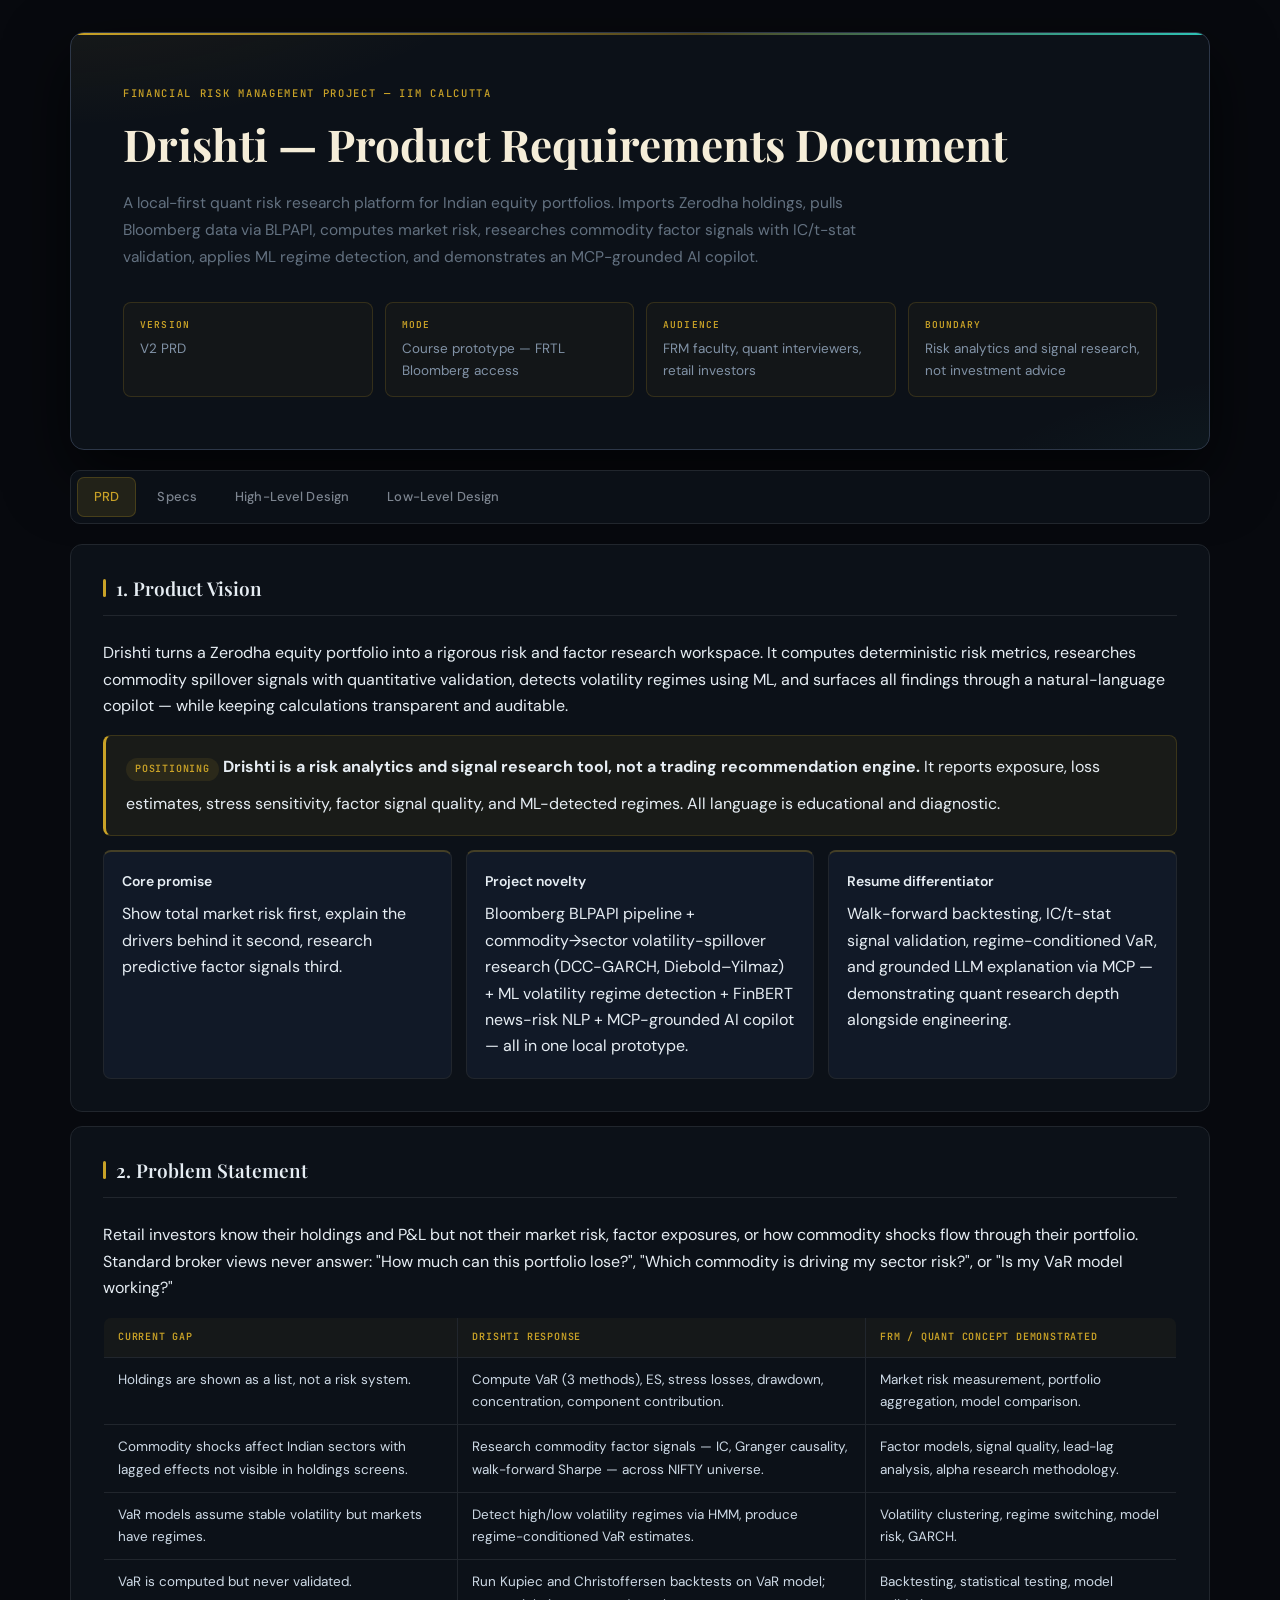
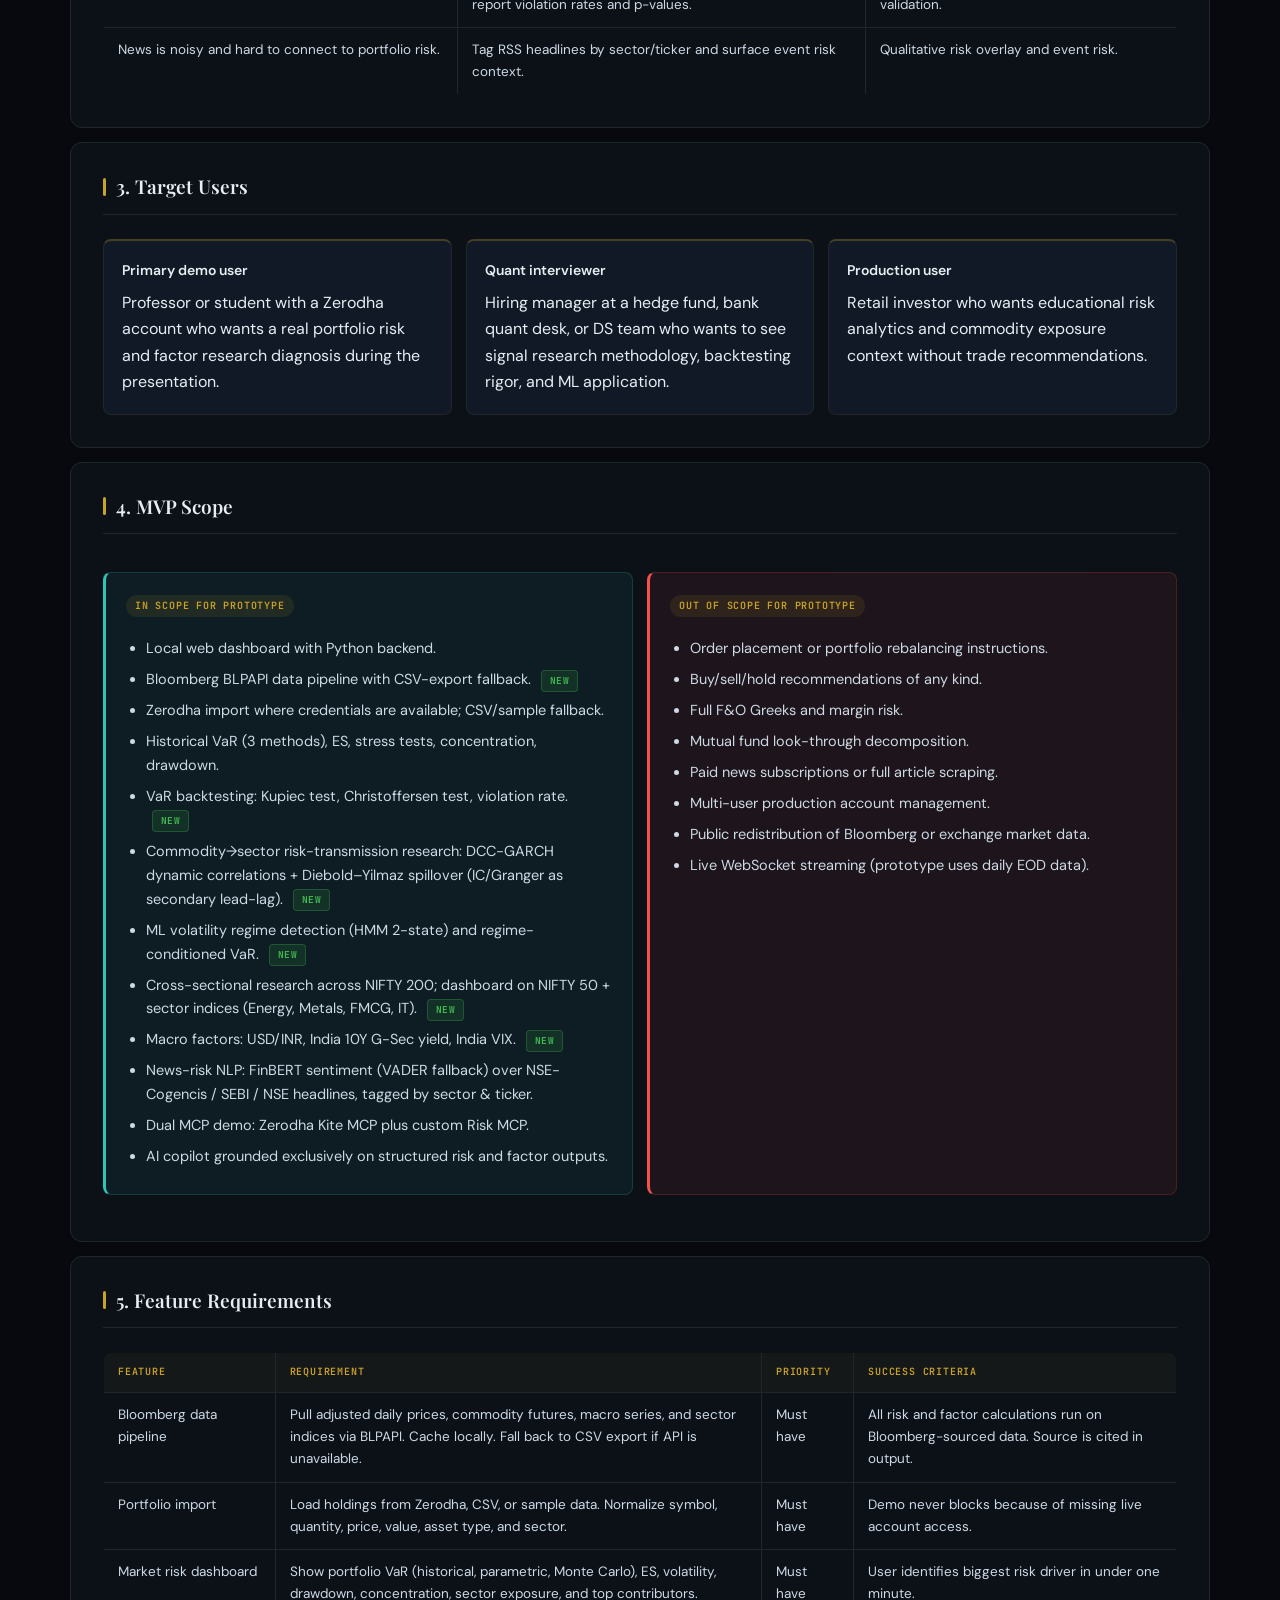
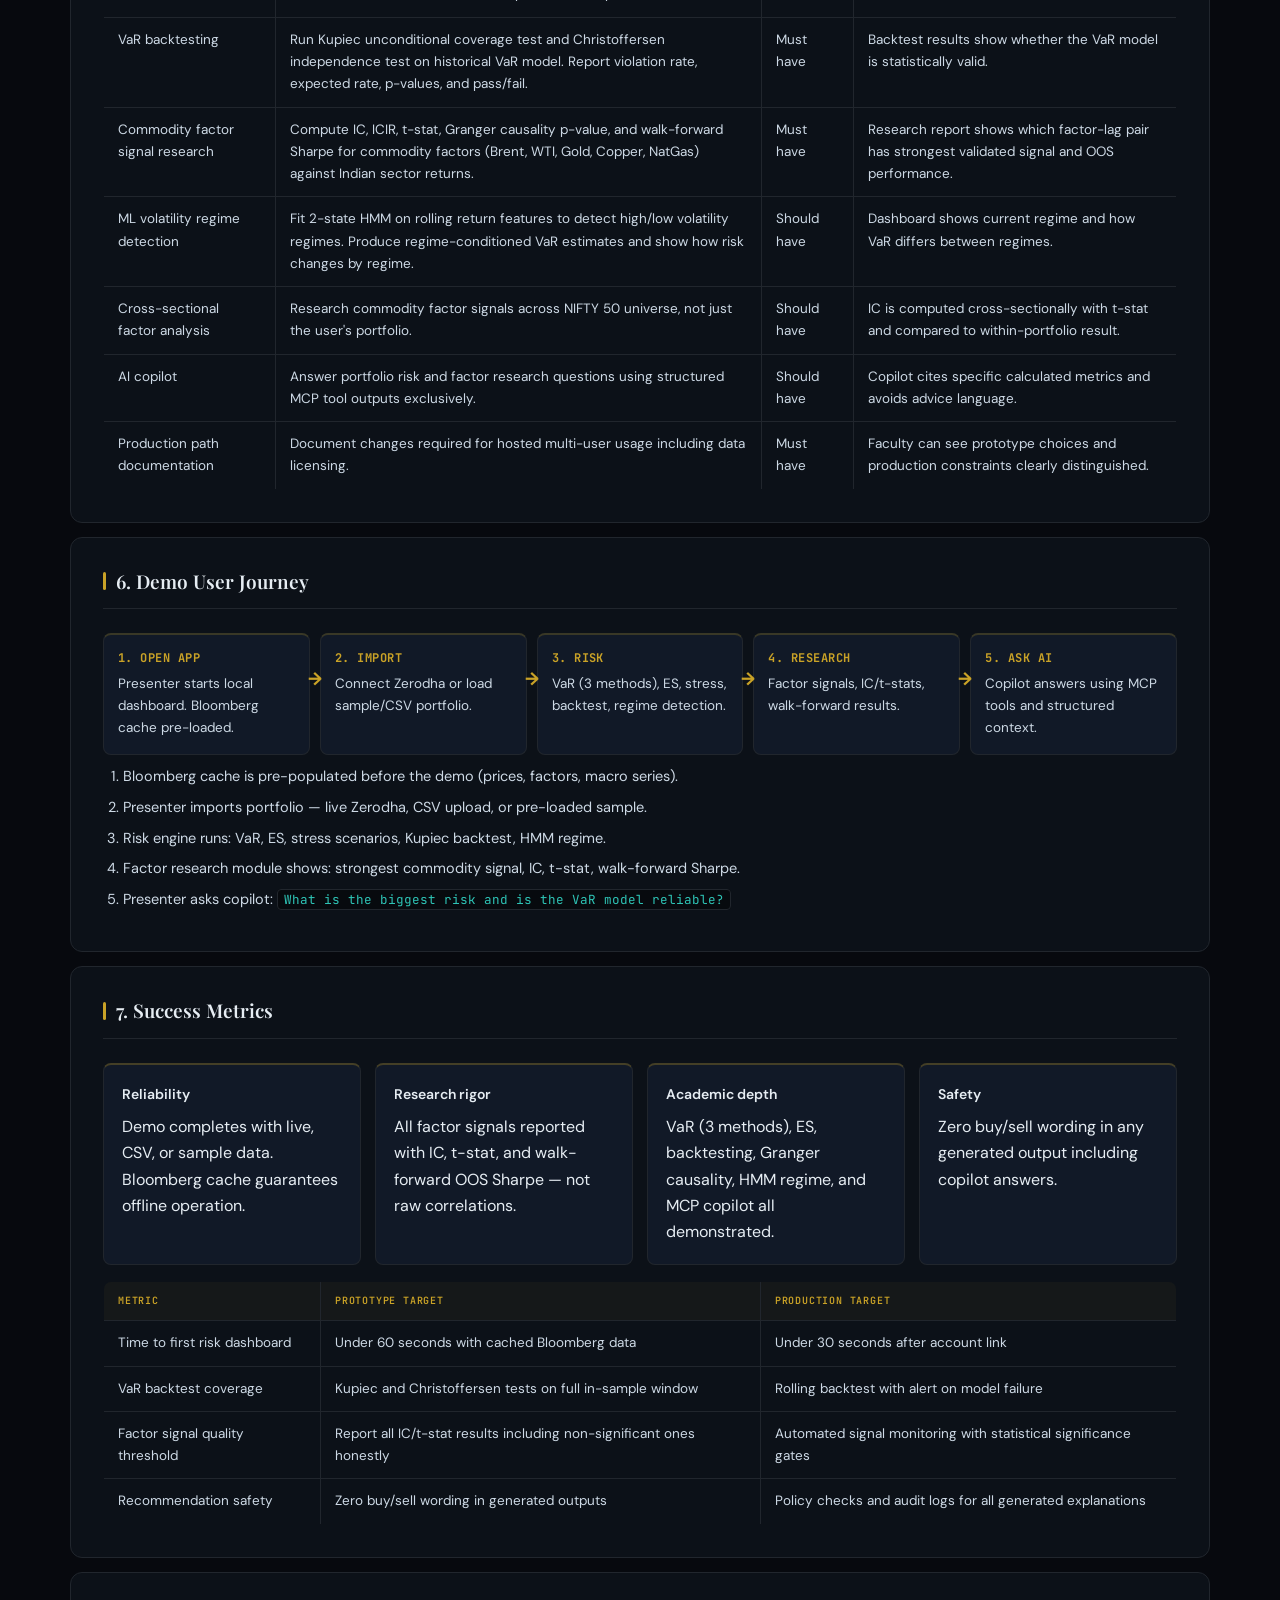
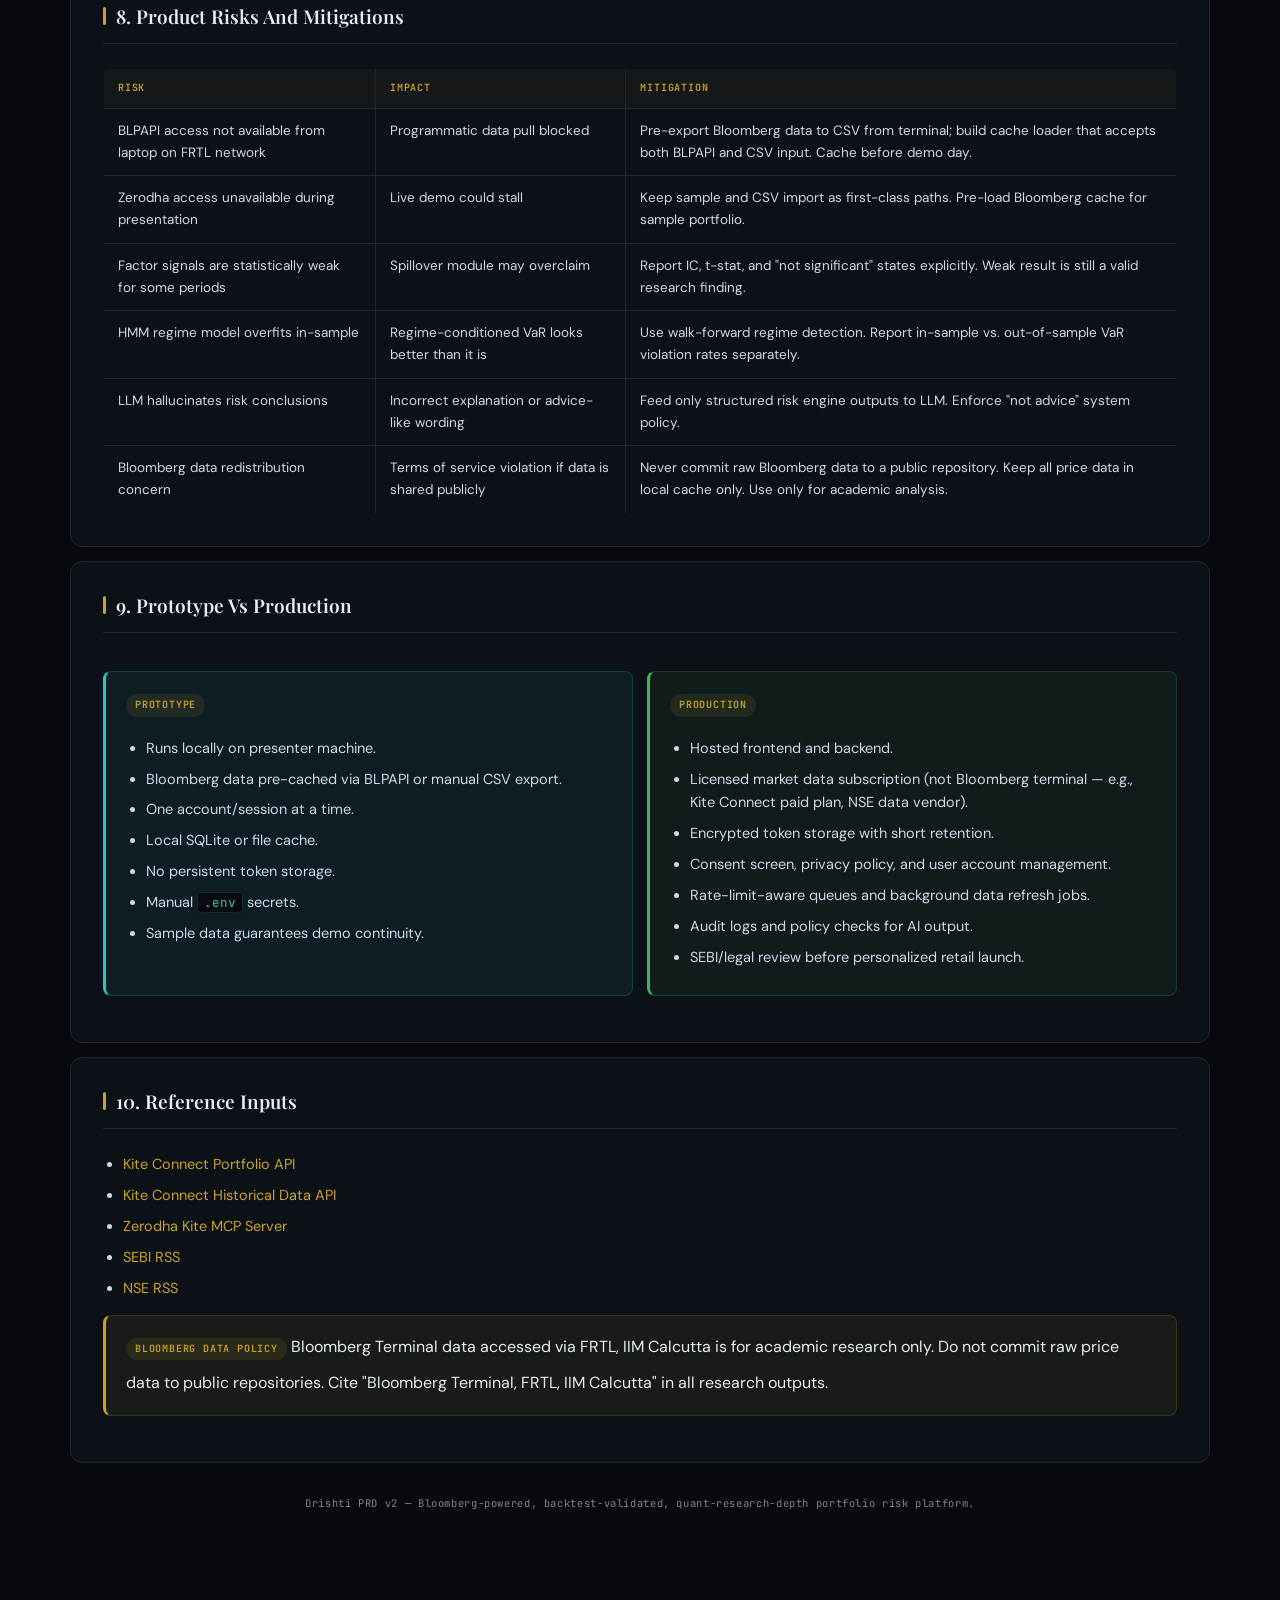
<file: prd.html>
<!doctype html>
<html lang="en">
<head>
  <meta charset="utf-8">
  <meta name="viewport" content="width=device-width, initial-scale=1">
  <title>Drishti — Product Requirements Document</title>
  <style>
    @import url('https://fonts.googleapis.com/css2?family=Playfair+Display:wght@400;600;700&family=DM+Sans:opsz,wght@9..40,300;9..40,400;9..40,500;9..40,600&family=JetBrains+Mono:wght@400;500;700&display=swap');

    :root {
      --bg: #07090E;
      --surface: #0C1118;
      --surface-2: #111927;
      --ink: #E6EDF3;
      --ink-2: #CDD9E5;
      --muted: #7D8590;
      --line: #21262D;
      --line-2: #2D3748;
      --primary: #C9A227;
      --primary-light: #F0C842;
      --primary-dim: rgba(201,162,39,0.12);
      --accent: #2EC4B6;
      --ok: #3FB950;
      --warn: #D29922;
      --danger: #F85149;
      --soft-blue: rgba(46,196,182,0.07);
      --soft-green: rgba(63,185,80,0.07);
      --soft-amber: rgba(201,162,39,0.07);
      --soft-red: rgba(248,81,73,0.07);
      --shadow: 0 24px 64px rgba(0,0,0,.65);
    }

    * { box-sizing: border-box; }

    body {
      margin: 0;
      background: var(--bg);
      color: var(--ink);
      font-family: 'DM Sans', ui-sans-serif, system-ui, sans-serif;
      line-height: 1.65;
      -webkit-font-smoothing: antialiased;
    }

    a { color: var(--primary); text-decoration: none; }
    a:hover { color: var(--primary-light); text-decoration: underline; }

    .page { max-width: 1180px; margin: 0 auto; padding: 32px 20px 80px; }

    /* HERO */
    .hero {
      position: relative;
      background: var(--surface);
      border: 1px solid var(--line-2);
      border-radius: 14px;
      padding: 52px;
      box-shadow: var(--shadow);
      overflow: hidden;
    }
    .hero::before {
      content: '';
      position: absolute;
      inset: 0;
      background:
        radial-gradient(ellipse 75% 80% at -5% -25%, rgba(201,162,39,0.11) 0%, transparent 60%),
        radial-gradient(ellipse 50% 55% at 108% 115%, rgba(46,196,182,0.07) 0%, transparent 60%);
      pointer-events: none;
    }
    .hero::after {
      content: '';
      position: absolute;
      top: 0; left: 0; right: 0;
      height: 2px;
      background: linear-gradient(90deg, var(--primary) 0%, rgba(201,162,39,0.35) 55%, var(--accent) 100%);
    }

    .eyebrow {
      margin: 0 0 16px;
      font-family: 'JetBrains Mono', monospace;
      font-size: 10.5px;
      text-transform: uppercase;
      letter-spacing: .16em;
      color: var(--primary);
      font-weight: 500;
    }

    h1, h2, h3 { line-height: 1.18; margin: 0; font-family: 'Playfair Display', serif; }
    h1 { font-size: 44px; max-width: 900px; color: #F5EDD8; font-weight: 700; }
    h2 { font-size: 21px; margin-bottom: 20px; color: var(--ink); font-weight: 600; }
    h3 { font-size: 15px; margin-bottom: 8px; color: var(--ink-2); font-weight: 600; font-family: 'DM Sans', sans-serif; }

    .subtitle { margin: 20px 0 0; max-width: 800px; font-size: 15.5px; color: #637180; line-height: 1.72; }

    .meta { display: grid; grid-template-columns: repeat(4,1fr); gap: 12px; margin-top: 32px; }
    .meta div {
      border: 1px solid rgba(201,162,39,0.18);
      background: rgba(201,162,39,0.04);
      border-radius: 8px;
      padding: 14px 16px;
      color: #8192A6;
      font-size: 13.5px;
    }
    .meta strong {
      display: block;
      font-family: 'JetBrains Mono', monospace;
      font-size: 9.5px;
      color: var(--primary);
      text-transform: uppercase;
      letter-spacing: .12em;
      margin-bottom: 5px;
      font-weight: 600;
    }

    /* NAV */
    .nav {
      display: flex;
      gap: 4px;
      flex-wrap: wrap;
      margin: 20px 0;
      padding: 6px;
      border: 1px solid var(--line);
      background: rgba(12,17,24,0.96);
      border-radius: 10px;
      position: sticky;
      top: 0;
      z-index: 5;
      backdrop-filter: blur(16px);
      -webkit-backdrop-filter: blur(16px);
    }
    .nav a {
      padding: 8px 16px;
      border-radius: 7px;
      color: var(--muted);
      background: transparent;
      font-weight: 500;
      font-size: 13px;
      letter-spacing: 0.01em;
      transition: all 0.15s ease;
      border: 1px solid transparent;
    }
    .nav a:hover { color: var(--ink-2); background: var(--surface-2); text-decoration: none; }
    .nav a.active {
      background: var(--primary-dim);
      color: var(--primary);
      border-color: rgba(201,162,39,0.22);
    }

    /* SECTIONS */
    @keyframes fadeUp {
      from { opacity: 0; transform: translateY(14px); }
      to   { opacity: 1; transform: translateY(0); }
    }

    section {
      background: var(--surface);
      border: 1px solid var(--line);
      border-radius: 12px;
      padding: 32px;
      margin-top: 14px;
      animation: fadeUp 0.45s ease both;
    }
    section:nth-child(1) { animation-delay: 0.04s; }
    section:nth-child(2) { animation-delay: 0.08s; }
    section:nth-child(3) { animation-delay: 0.12s; }
    section:nth-child(4) { animation-delay: 0.16s; }
    section:nth-child(5) { animation-delay: 0.20s; }
    section:nth-child(6) { animation-delay: 0.24s; }
    section:nth-child(7) { animation-delay: 0.28s; }
    section:nth-child(8) { animation-delay: 0.32s; }

    section h2 {
      display: flex;
      align-items: center;
      gap: 10px;
      padding-bottom: 16px;
      border-bottom: 1px solid var(--line);
      margin-bottom: 24px;
      font-size: 19px;
    }
    section h2::before {
      content: '';
      display: inline-block;
      width: 3px;
      height: 18px;
      background: var(--primary);
      border-radius: 2px;
      flex-shrink: 0;
    }

    /* GRIDS */
    .grid-2,.grid-3,.grid-4 { display: grid; gap: 14px; }
    .grid-2 { grid-template-columns: repeat(2,1fr); }
    .grid-3 { grid-template-columns: repeat(3,1fr); }
    .grid-4 { grid-template-columns: repeat(4,1fr); }

    /* CARDS */
    .card {
      border: 1px solid var(--line);
      border-top: 2px solid rgba(201,162,39,0.28);
      border-radius: 8px;
      padding: 18px;
      background: var(--surface-2);
      transition: border-top-color 0.2s;
    }
    .card:hover { border-top-color: var(--primary); }
    .card strong { display: block; color: var(--ink); margin-bottom: 8px; font-size: 14px; font-weight: 600; }

    /* CALLOUTS */
    .callout {
      border-radius: 8px;
      border: 1px solid var(--line);
      border-left: 3px solid var(--line-2);
      padding: 18px 20px;
      margin: 14px 0;
    }
    .prototype { background: var(--soft-blue); border-color: rgba(46,196,182,0.2); border-left-color: var(--accent); }
    .production { background: var(--soft-green); border-color: rgba(63,185,80,0.2); border-left-color: var(--ok); }
    .warning { background: var(--soft-amber); border-color: rgba(201,162,39,0.2); border-left-color: var(--primary); }
    .danger { background: var(--soft-red); border-color: rgba(248,81,73,0.2); border-left-color: var(--danger); }

    /* LABELS */
    .label {
      display: inline-flex;
      align-items: center;
      padding: 3px 9px;
      border-radius: 999px;
      background: rgba(201,162,39,0.10);
      color: var(--primary);
      font-family: 'JetBrains Mono', monospace;
      font-size: 10px;
      font-weight: 600;
      text-transform: uppercase;
      letter-spacing: .08em;
      margin-bottom: 10px;
    }

    /* LISTS */
    ul, ol { padding-left: 20px; margin: 10px 0 0; }
    li { margin: 7px 0; color: var(--ink-2); font-size: 14.5px; }

    /* TABLES */
    table {
      width: 100%;
      border-collapse: collapse;
      margin-top: 16px;
      font-size: 13px;
      border: 1px solid var(--line);
      border-radius: 8px;
      overflow: hidden;
    }
    th, td { border: 1px solid var(--line); padding: 11px 14px; text-align: left; vertical-align: top; }
    th {
      background: rgba(201,162,39,0.05);
      color: var(--primary);
      font-family: 'JetBrains Mono', monospace;
      font-size: 10px;
      font-weight: 600;
      text-transform: uppercase;
      letter-spacing: .08em;
    }
    td { color: var(--ink-2); font-size: 13.5px; }
    tr:hover td { background: rgba(255,255,255,0.012); }

    /* CODE */
    code {
      background: rgba(7,9,14,0.9);
      color: var(--accent);
      border: 1px solid var(--line);
      border-radius: 4px;
      padding: 1px 6px;
      font-family: 'JetBrains Mono', monospace;
      font-size: .87em;
    }

    /* FLOW */
    .flow { display: grid; grid-template-columns: repeat(5,1fr); gap: 10px; margin-top: 16px; }
    .flow div {
      min-height: 88px;
      border: 1px solid var(--line);
      background: var(--surface-2);
      border-radius: 8px;
      padding: 14px;
      position: relative;
      border-top: 2px solid rgba(201,162,39,0.22);
      font-size: 13.5px;
      color: var(--ink-2);
    }
    .flow div strong { display: block; color: var(--primary); font-size: 12px; margin-bottom: 4px; font-family: 'JetBrains Mono', monospace; letter-spacing: .04em; text-transform: uppercase; }
    .flow div:not(:last-child)::after {
      content: "→";
      position: absolute;
      right: -13px;
      top: 30px;
      color: var(--primary);
      font-weight: 800;
      font-size: 18px;
      z-index: 1;
    }

    /* BADGES */
    .badge { display: inline-block; padding: 2px 8px; border-radius: 4px; font-family: 'JetBrains Mono', monospace; font-size: 9.5px; font-weight: 700; letter-spacing: .05em; text-transform: uppercase; margin-left: 6px; vertical-align: middle; }
    .badge-new { background: rgba(63,185,80,0.13); color: var(--ok); border: 1px solid rgba(63,185,80,0.28); }
    .badge-updated { background: rgba(46,196,182,0.10); color: var(--accent); border: 1px solid rgba(46,196,182,0.25); }

    /* FOOTER */
    .footer { margin-top: 32px; color: var(--muted); font-family: 'JetBrains Mono', monospace; font-size: 10.5px; text-align: center; letter-spacing: .06em; }

    @media (max-width: 900px) {
      .hero { padding: 28px 24px; }
      h1 { font-size: 30px; }
      .meta,.grid-2,.grid-3,.grid-4,.flow { grid-template-columns: 1fr; }
      .flow div:not(:last-child)::after { display: none; }
      .nav { position: static; }
    }

    @media print {
      body { background: #fff; color: #000; }
      .page { max-width: none; padding: 0; }
      .hero, section, .nav { box-shadow: none; }
      .nav { position: static; }
      a { color: #000; text-decoration: underline; }
      section { break-inside: avoid; }
    }
  </style>
</head>
<body>
<main class="page">
  <header class="hero">
    <p class="eyebrow">Financial Risk Management Project — IIM Calcutta</p>
    <h1>Drishti — Product Requirements Document</h1>
    <p class="subtitle">A local-first quant risk research platform for Indian equity portfolios. Imports Zerodha holdings, pulls Bloomberg data via BLPAPI, computes market risk, researches commodity factor signals with IC/t-stat validation, applies ML regime detection, and demonstrates an MCP-grounded AI copilot.</p>
    <div class="meta">
      <div><strong>Version</strong>V2 PRD</div>
      <div><strong>Mode</strong>Course prototype — FRTL Bloomberg access</div>
      <div><strong>Audience</strong>FRM faculty, quant interviewers, retail investors</div>
      <div><strong>Boundary</strong>Risk analytics and signal research, not investment advice</div>
    </div>
  </header>

  <nav class="nav" aria-label="Document navigation">
    <a class="active" href="prd.html">PRD</a>
    <a href="specs.html">Specs</a>
    <a href="highleveldesign.html">High-Level Design</a>
    <a href="lowleveldesign.html">Low-Level Design</a>
  </nav>

  <section id="vision">
    <h2>1. Product Vision</h2>
    <p>Drishti turns a Zerodha equity portfolio into a rigorous risk and factor research workspace. It computes deterministic risk metrics, researches commodity spillover signals with quantitative validation, detects volatility regimes using ML, and surfaces all findings through a natural-language copilot — while keeping calculations transparent and auditable.</p>
    <div class="callout warning">
      <span class="label">Positioning</span>
      <strong>Drishti is a risk analytics and signal research tool, not a trading recommendation engine.</strong>
      It reports exposure, loss estimates, stress sensitivity, factor signal quality, and ML-detected regimes. All language is educational and diagnostic.
    </div>
    <div class="grid-3">
      <div class="card">
        <strong>Core promise</strong>
        Show total market risk first, explain the drivers behind it second, research predictive factor signals third.
      </div>
      <div class="card">
        <strong>Project novelty</strong>
        Bloomberg BLPAPI pipeline + commodity→sector volatility-spillover research (DCC-GARCH, Diebold–Yilmaz) + ML volatility regime detection + FinBERT news-risk NLP + MCP-grounded AI copilot — all in one local prototype.
      </div>
      <div class="card">
        <strong>Resume differentiator</strong>
        Walk-forward backtesting, IC/t-stat signal validation, regime-conditioned VaR, and grounded LLM explanation via MCP — demonstrating quant research depth alongside engineering.
      </div>
    </div>
  </section>

  <section id="problem">
    <h2>2. Problem Statement</h2>
    <p>Retail investors know their holdings and P&amp;L but not their market risk, factor exposures, or how commodity shocks flow through their portfolio. Standard broker views never answer: "How much can this portfolio lose?", "Which commodity is driving my sector risk?", or "Is my VaR model working?"</p>
    <table>
      <thead>
        <tr><th>Current gap</th><th>Drishti response</th><th>FRM / quant concept demonstrated</th></tr>
      </thead>
      <tbody>
        <tr>
          <td>Holdings are shown as a list, not a risk system.</td>
          <td>Compute VaR (3 methods), ES, stress losses, drawdown, concentration, component contribution.</td>
          <td>Market risk measurement, portfolio aggregation, model comparison.</td>
        </tr>
        <tr>
          <td>Commodity shocks affect Indian sectors with lagged effects not visible in holdings screens.</td>
          <td>Research commodity factor signals — IC, Granger causality, walk-forward Sharpe — across NIFTY universe.</td>
          <td>Factor models, signal quality, lead-lag analysis, alpha research methodology.</td>
        </tr>
        <tr>
          <td>VaR models assume stable volatility but markets have regimes.</td>
          <td>Detect high/low volatility regimes via HMM, produce regime-conditioned VaR estimates.</td>
          <td>Volatility clustering, regime switching, model risk, GARCH.</td>
        </tr>
        <tr>
          <td>VaR is computed but never validated.</td>
          <td>Run Kupiec and Christoffersen backtests on VaR model; report violation rates and p-values.</td>
          <td>Backtesting, statistical testing, model validation.</td>
        </tr>
        <tr>
          <td>News is noisy and hard to connect to portfolio risk.</td>
          <td>Tag RSS headlines by sector/ticker and surface event risk context.</td>
          <td>Qualitative risk overlay and event risk.</td>
        </tr>
      </tbody>
    </table>
  </section>

  <section id="users">
    <h2>3. Target Users</h2>
    <div class="grid-3">
      <div class="card">
        <strong>Primary demo user</strong>
        Professor or student with a Zerodha account who wants a real portfolio risk and factor research diagnosis during the presentation.
      </div>
      <div class="card">
        <strong>Quant interviewer</strong>
        Hiring manager at a hedge fund, bank quant desk, or DS team who wants to see signal research methodology, backtesting rigor, and ML application.
      </div>
      <div class="card">
        <strong>Production user</strong>
        Retail investor who wants educational risk analytics and commodity exposure context without trade recommendations.
      </div>
    </div>
  </section>

  <section id="scope">
    <h2>4. MVP Scope</h2>
    <div class="grid-2">
      <div class="callout prototype">
        <span class="label">In scope for prototype</span>
        <ul>
          <li>Local web dashboard with Python backend.</li>
          <li>Bloomberg BLPAPI data pipeline with CSV-export fallback. <span class="badge badge-new">New</span></li>
          <li>Zerodha import where credentials are available; CSV/sample fallback.</li>
          <li>Historical VaR (3 methods), ES, stress tests, concentration, drawdown.</li>
          <li>VaR backtesting: Kupiec test, Christoffersen test, violation rate. <span class="badge badge-new">New</span></li>
          <li>Commodity→sector risk-transmission research: DCC-GARCH dynamic correlations + Diebold–Yilmaz spillover (IC/Granger as secondary lead-lag). <span class="badge badge-new">New</span></li>
          <li>ML volatility regime detection (HMM 2-state) and regime-conditioned VaR. <span class="badge badge-new">New</span></li>
          <li>Cross-sectional research across NIFTY 200; dashboard on NIFTY 50 + sector indices (Energy, Metals, FMCG, IT). <span class="badge badge-new">New</span></li>
          <li>Macro factors: USD/INR, India 10Y G-Sec yield, India VIX. <span class="badge badge-new">New</span></li>
          <li>News-risk NLP: FinBERT sentiment (VADER fallback) over NSE-Cogencis / SEBI / NSE headlines, tagged by sector &amp; ticker.</li>
          <li>Dual MCP demo: Zerodha Kite MCP plus custom Risk MCP.</li>
          <li>AI copilot grounded exclusively on structured risk and factor outputs.</li>
        </ul>
      </div>
      <div class="callout danger">
        <span class="label">Out of scope for prototype</span>
        <ul>
          <li>Order placement or portfolio rebalancing instructions.</li>
          <li>Buy/sell/hold recommendations of any kind.</li>
          <li>Full F&amp;O Greeks and margin risk.</li>
          <li>Mutual fund look-through decomposition.</li>
          <li>Paid news subscriptions or full article scraping.</li>
          <li>Multi-user production account management.</li>
          <li>Public redistribution of Bloomberg or exchange market data.</li>
          <li>Live WebSocket streaming (prototype uses daily EOD data).</li>
        </ul>
      </div>
    </div>
  </section>

  <section id="features">
    <h2>5. Feature Requirements</h2>
    <table>
      <thead>
        <tr><th>Feature</th><th>Requirement</th><th>Priority</th><th>Success criteria</th></tr>
      </thead>
      <tbody>
        <tr>
          <td>Bloomberg data pipeline</td>
          <td>Pull adjusted daily prices, commodity futures, macro series, and sector indices via BLPAPI. Cache locally. Fall back to CSV export if API is unavailable.</td>
          <td>Must have</td>
          <td>All risk and factor calculations run on Bloomberg-sourced data. Source is cited in output.</td>
        </tr>
        <tr>
          <td>Portfolio import</td>
          <td>Load holdings from Zerodha, CSV, or sample data. Normalize symbol, quantity, price, value, asset type, and sector.</td>
          <td>Must have</td>
          <td>Demo never blocks because of missing live account access.</td>
        </tr>
        <tr>
          <td>Market risk dashboard</td>
          <td>Show portfolio VaR (historical, parametric, Monte Carlo), ES, volatility, drawdown, concentration, sector exposure, and top contributors.</td>
          <td>Must have</td>
          <td>User identifies biggest risk driver in under one minute.</td>
        </tr>
        <tr>
          <td>VaR backtesting</td>
          <td>Run Kupiec unconditional coverage test and Christoffersen independence test on historical VaR model. Report violation rate, expected rate, p-values, and pass/fail.</td>
          <td>Must have</td>
          <td>Backtest results show whether the VaR model is statistically valid.</td>
        </tr>
        <tr>
          <td>Commodity factor signal research</td>
          <td>Compute IC, ICIR, t-stat, Granger causality p-value, and walk-forward Sharpe for commodity factors (Brent, WTI, Gold, Copper, NatGas) against Indian sector returns.</td>
          <td>Must have</td>
          <td>Research report shows which factor-lag pair has strongest validated signal and OOS performance.</td>
        </tr>
        <tr>
          <td>ML volatility regime detection</td>
          <td>Fit 2-state HMM on rolling return features to detect high/low volatility regimes. Produce regime-conditioned VaR estimates and show how risk changes by regime.</td>
          <td>Should have</td>
          <td>Dashboard shows current regime and how VaR differs between regimes.</td>
        </tr>
        <tr>
          <td>Cross-sectional factor analysis</td>
          <td>Research commodity factor signals across NIFTY 50 universe, not just the user's portfolio.</td>
          <td>Should have</td>
          <td>IC is computed cross-sectionally with t-stat and compared to within-portfolio result.</td>
        </tr>
        <tr>
          <td>AI copilot</td>
          <td>Answer portfolio risk and factor research questions using structured MCP tool outputs exclusively.</td>
          <td>Should have</td>
          <td>Copilot cites specific calculated metrics and avoids advice language.</td>
        </tr>
        <tr>
          <td>Production path documentation</td>
          <td>Document changes required for hosted multi-user usage including data licensing.</td>
          <td>Must have</td>
          <td>Faculty can see prototype choices and production constraints clearly distinguished.</td>
        </tr>
      </tbody>
    </table>
  </section>

  <section id="user-journey">
    <h2>6. Demo User Journey</h2>
    <div class="flow" aria-label="Demo flow">
      <div><strong>1. Open app</strong>Presenter starts local dashboard. Bloomberg cache pre-loaded.</div>
      <div><strong>2. Import</strong>Connect Zerodha or load sample/CSV portfolio.</div>
      <div><strong>3. Risk</strong>VaR (3 methods), ES, stress, backtest, regime detection.</div>
      <div><strong>4. Research</strong>Factor signals, IC/t-stats, walk-forward results.</div>
      <div><strong>5. Ask AI</strong>Copilot answers using MCP tools and structured context.</div>
    </div>
    <ol>
      <li>Bloomberg cache is pre-populated before the demo (prices, factors, macro series).</li>
      <li>Presenter imports portfolio — live Zerodha, CSV upload, or pre-loaded sample.</li>
      <li>Risk engine runs: VaR, ES, stress scenarios, Kupiec backtest, HMM regime.</li>
      <li>Factor research module shows: strongest commodity signal, IC, t-stat, walk-forward Sharpe.</li>
      <li>Presenter asks copilot: <code>What is the biggest risk and is the VaR model reliable?</code></li>
    </ol>
  </section>

  <section id="metrics">
    <h2>7. Success Metrics</h2>
    <div class="grid-4">
      <div class="card"><strong>Reliability</strong>Demo completes with live, CSV, or sample data. Bloomberg cache guarantees offline operation.</div>
      <div class="card"><strong>Research rigor</strong>All factor signals reported with IC, t-stat, and walk-forward OOS Sharpe — not raw correlations.</div>
      <div class="card"><strong>Academic depth</strong>VaR (3 methods), ES, backtesting, Granger causality, HMM regime, and MCP copilot all demonstrated.</div>
      <div class="card"><strong>Safety</strong>Zero buy/sell wording in any generated output including copilot answers.</div>
    </div>
    <table>
      <thead><tr><th>Metric</th><th>Prototype target</th><th>Production target</th></tr></thead>
      <tbody>
        <tr><td>Time to first risk dashboard</td><td>Under 60 seconds with cached Bloomberg data</td><td>Under 30 seconds after account link</td></tr>
        <tr><td>VaR backtest coverage</td><td>Kupiec and Christoffersen tests on full in-sample window</td><td>Rolling backtest with alert on model failure</td></tr>
        <tr><td>Factor signal quality threshold</td><td>Report all IC/t-stat results including non-significant ones honestly</td><td>Automated signal monitoring with statistical significance gates</td></tr>
        <tr><td>Recommendation safety</td><td>Zero buy/sell wording in generated outputs</td><td>Policy checks and audit logs for all generated explanations</td></tr>
      </tbody>
    </table>
  </section>

  <section id="risks">
    <h2>8. Product Risks And Mitigations</h2>
    <table>
      <thead><tr><th>Risk</th><th>Impact</th><th>Mitigation</th></tr></thead>
      <tbody>
        <tr>
          <td>BLPAPI access not available from laptop on FRTL network</td>
          <td>Programmatic data pull blocked</td>
          <td>Pre-export Bloomberg data to CSV from terminal; build cache loader that accepts both BLPAPI and CSV input. Cache before demo day.</td>
        </tr>
        <tr>
          <td>Zerodha access unavailable during presentation</td>
          <td>Live demo could stall</td>
          <td>Keep sample and CSV import as first-class paths. Pre-load Bloomberg cache for sample portfolio.</td>
        </tr>
        <tr>
          <td>Factor signals are statistically weak for some periods</td>
          <td>Spillover module may overclaim</td>
          <td>Report IC, t-stat, and "not significant" states explicitly. Weak result is still a valid research finding.</td>
        </tr>
        <tr>
          <td>HMM regime model overfits in-sample</td>
          <td>Regime-conditioned VaR looks better than it is</td>
          <td>Use walk-forward regime detection. Report in-sample vs. out-of-sample VaR violation rates separately.</td>
        </tr>
        <tr>
          <td>LLM hallucinates risk conclusions</td>
          <td>Incorrect explanation or advice-like wording</td>
          <td>Feed only structured risk engine outputs to LLM. Enforce "not advice" system policy.</td>
        </tr>
        <tr>
          <td>Bloomberg data redistribution concern</td>
          <td>Terms of service violation if data is shared publicly</td>
          <td>Never commit raw Bloomberg data to a public repository. Keep all price data in local cache only. Use only for academic analysis.</td>
        </tr>
      </tbody>
    </table>
  </section>

  <section id="production">
    <h2>9. Prototype Vs Production</h2>
    <div class="grid-2">
      <div class="callout prototype">
        <span class="label">Prototype</span>
        <ul>
          <li>Runs locally on presenter machine.</li>
          <li>Bloomberg data pre-cached via BLPAPI or manual CSV export.</li>
          <li>One account/session at a time.</li>
          <li>Local SQLite or file cache.</li>
          <li>No persistent token storage.</li>
          <li>Manual <code>.env</code> secrets.</li>
          <li>Sample data guarantees demo continuity.</li>
        </ul>
      </div>
      <div class="callout production">
        <span class="label">Production</span>
        <ul>
          <li>Hosted frontend and backend.</li>
          <li>Licensed market data subscription (not Bloomberg terminal — e.g., Kite Connect paid plan, NSE data vendor).</li>
          <li>Encrypted token storage with short retention.</li>
          <li>Consent screen, privacy policy, and user account management.</li>
          <li>Rate-limit-aware queues and background data refresh jobs.</li>
          <li>Audit logs and policy checks for AI output.</li>
          <li>SEBI/legal review before personalized retail launch.</li>
        </ul>
      </div>
    </div>
  </section>

  <section id="references">
    <h2>10. Reference Inputs</h2>
    <ul>
      <li><a href="https://kite.trade/docs/connect/v3/portfolio/">Kite Connect Portfolio API</a></li>
      <li><a href="https://kite.trade/docs/connect/v3/historical/">Kite Connect Historical Data API</a></li>
      <li><a href="https://github.com/zerodha/kite-mcp-server">Zerodha Kite MCP Server</a></li>
      <li><a href="https://www.sebi.gov.in/rss.html">SEBI RSS</a></li>
      <li><a href="https://www.nseindia.com/rss-feed">NSE RSS</a></li>
    </ul>
    <div class="callout warning">
      <span class="label">Bloomberg data policy</span>
      Bloomberg Terminal data accessed via FRTL, IIM Calcutta is for academic research only. Do not commit raw price data to public repositories. Cite "Bloomberg Terminal, FRTL, IIM Calcutta" in all research outputs.
    </div>
  </section>

  <p class="footer">Drishti PRD v2 — Bloomberg-powered, backtest-validated, quant-research-depth portfolio risk platform.</p>
</main>
</body>
</html>
</file>
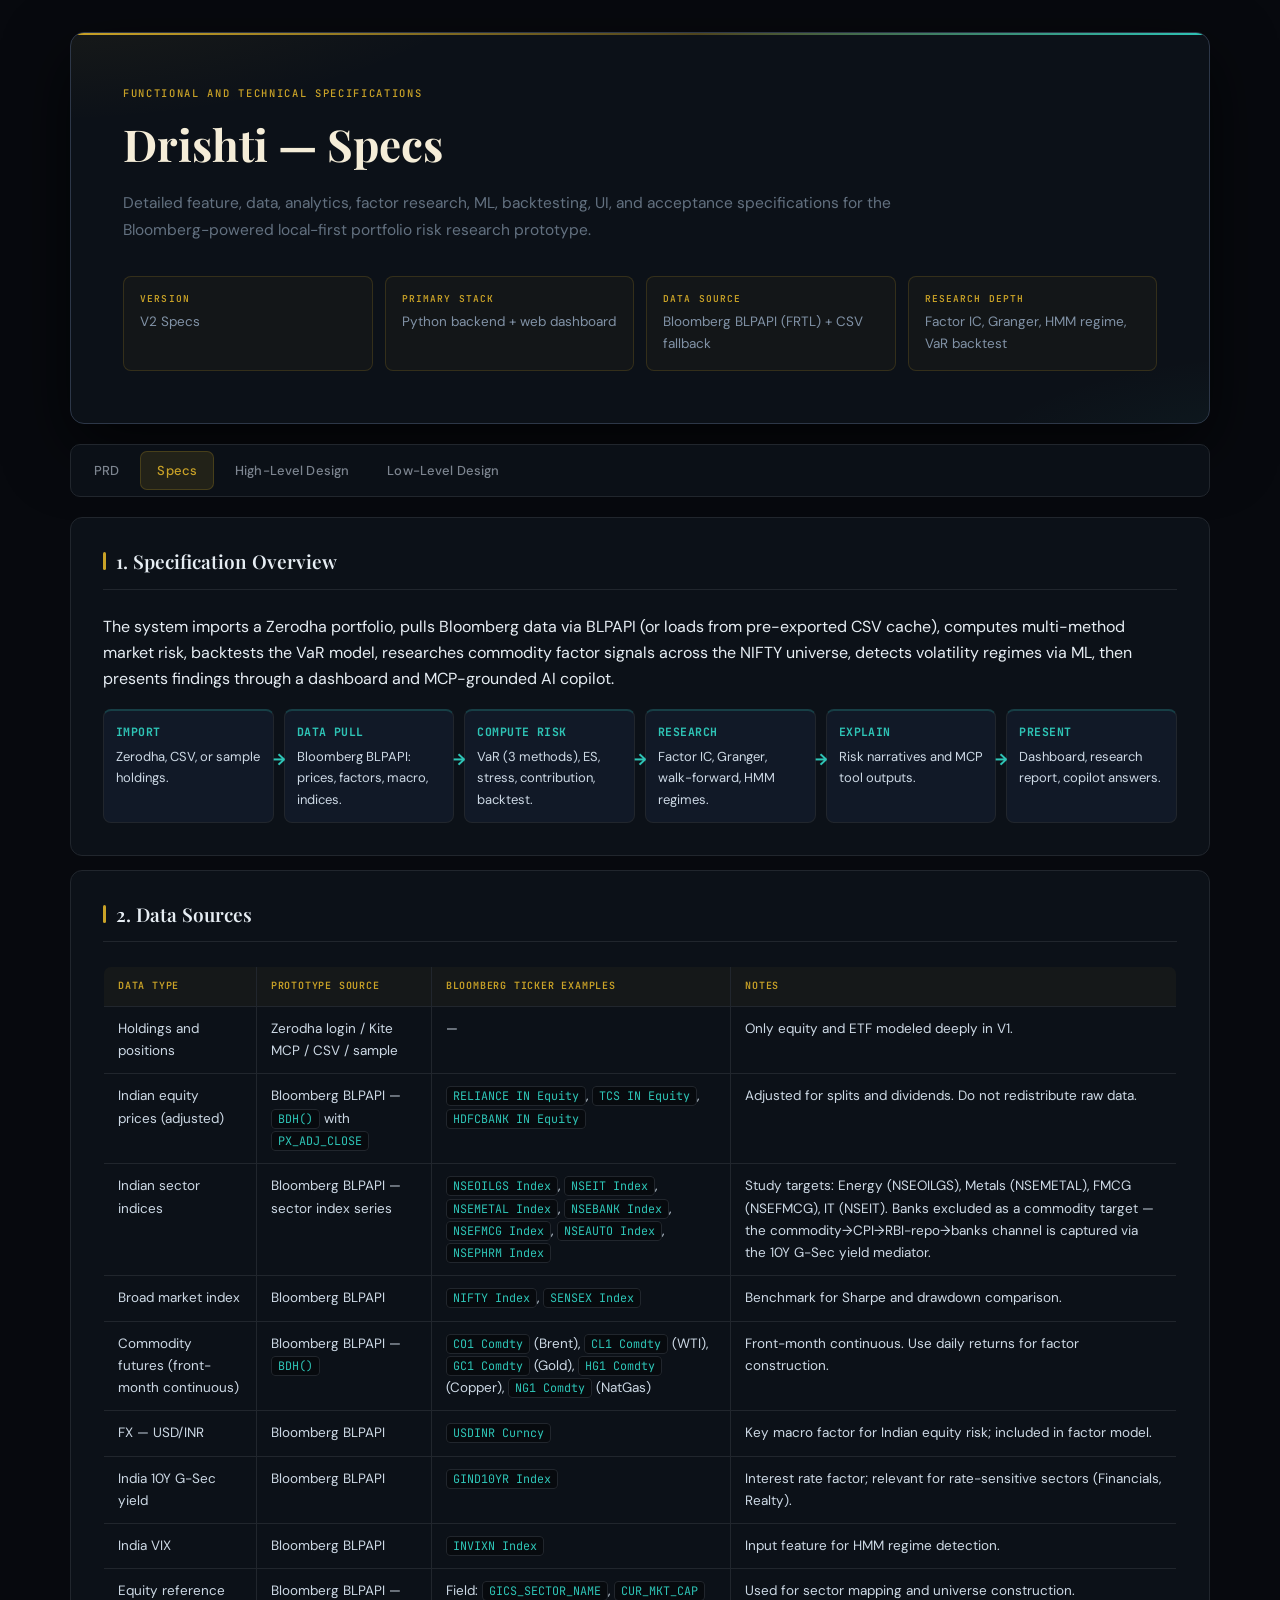
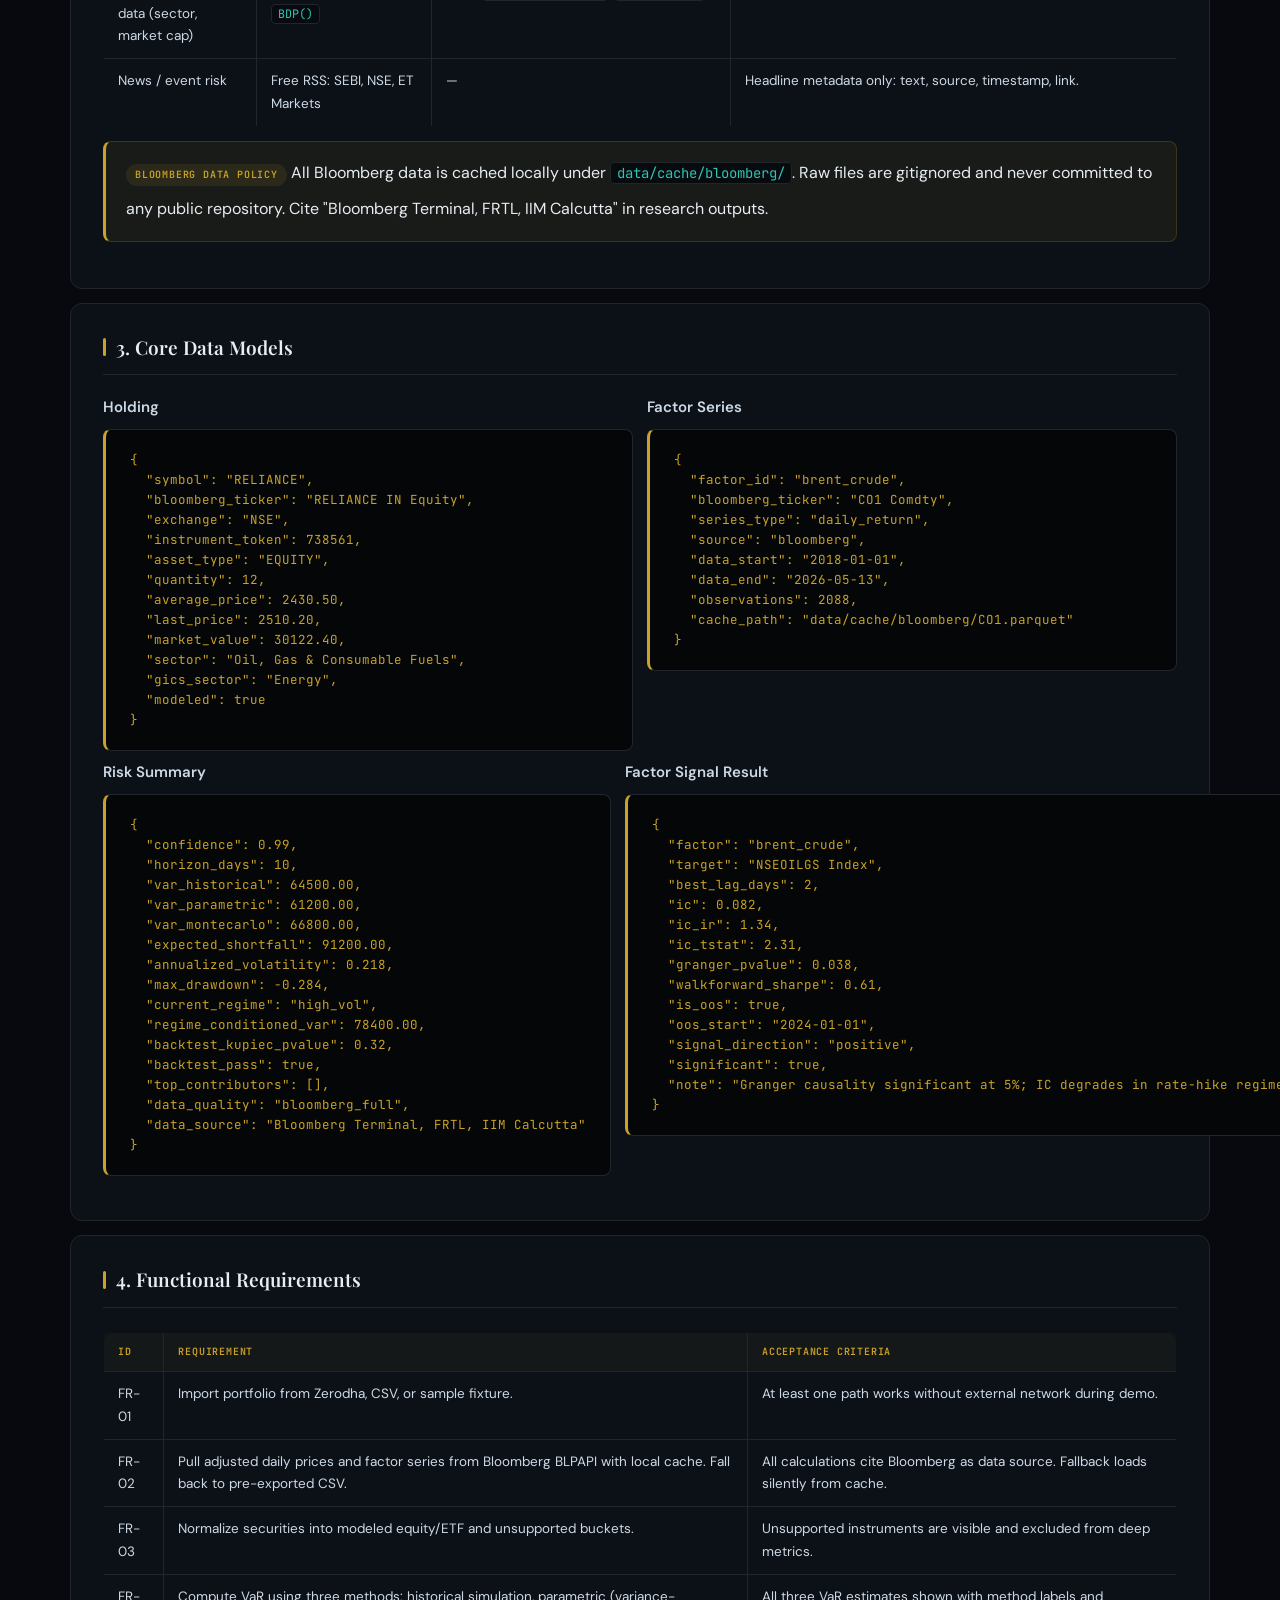
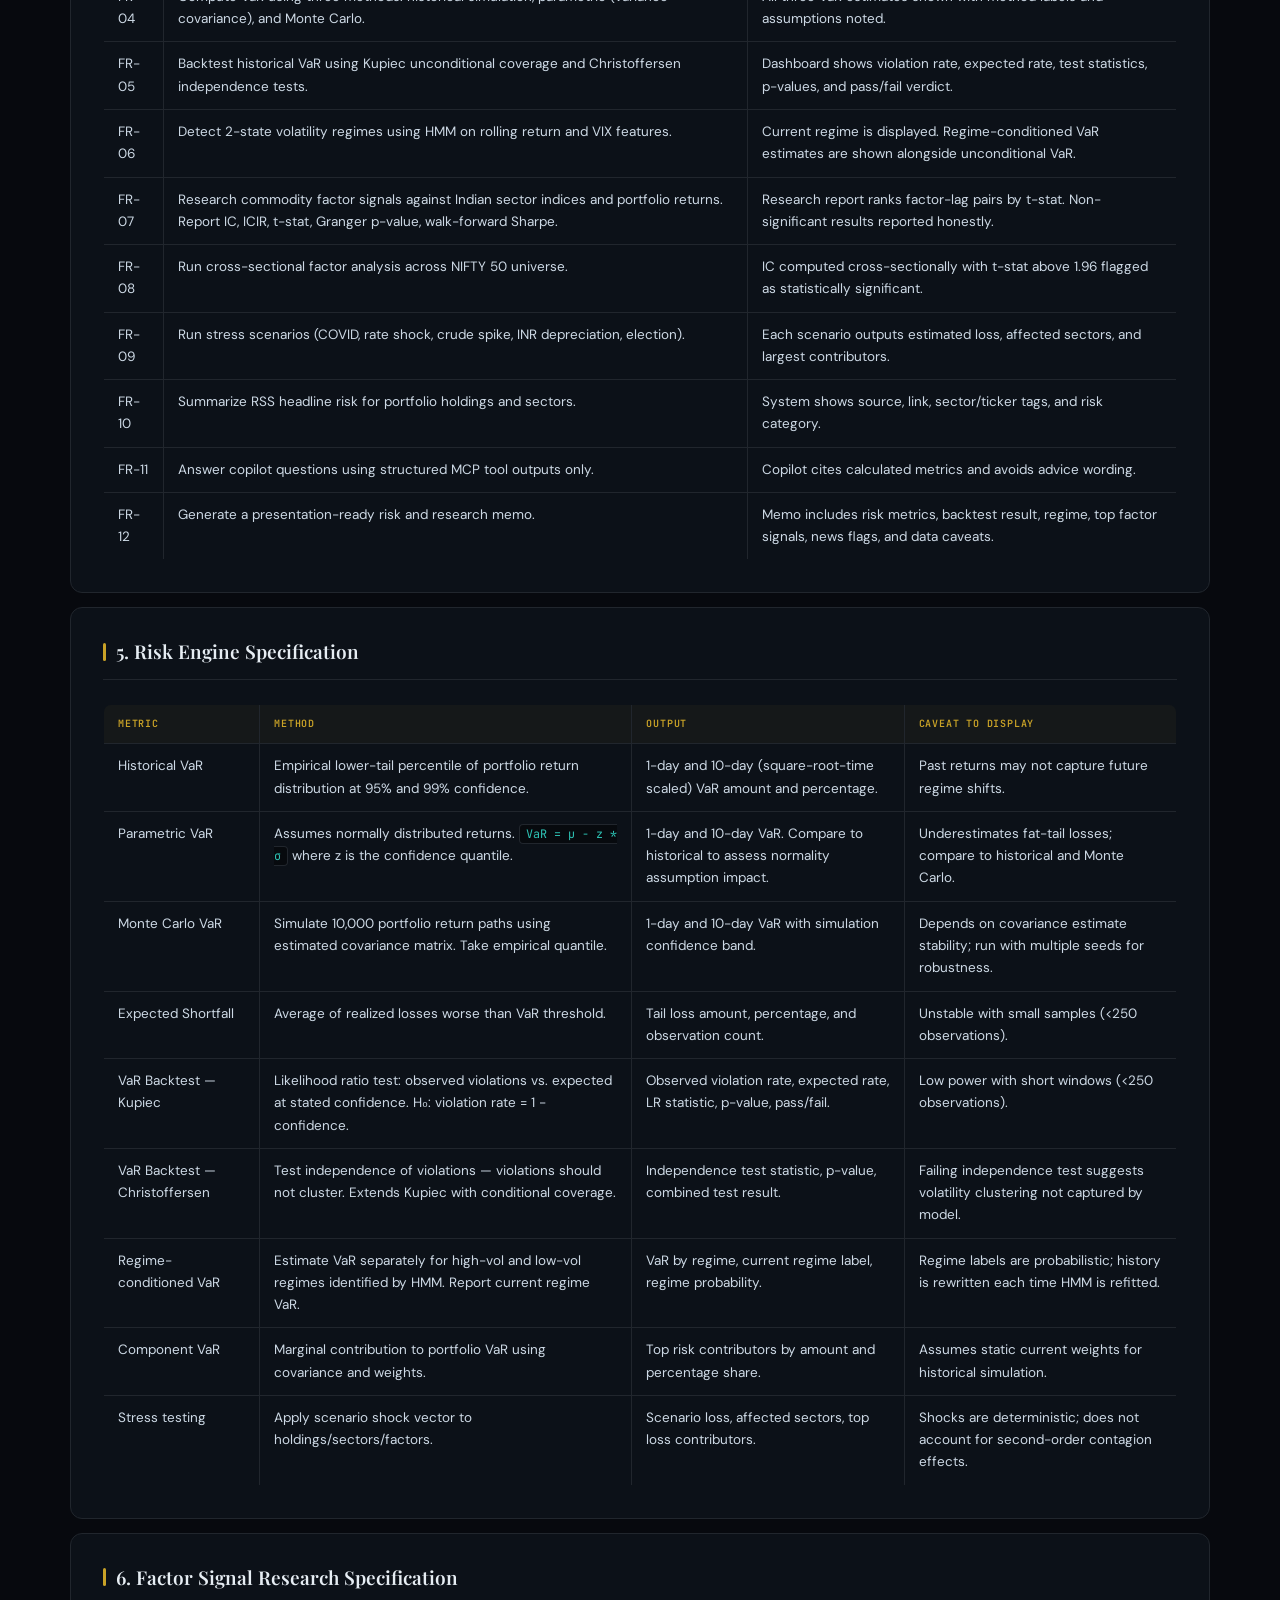
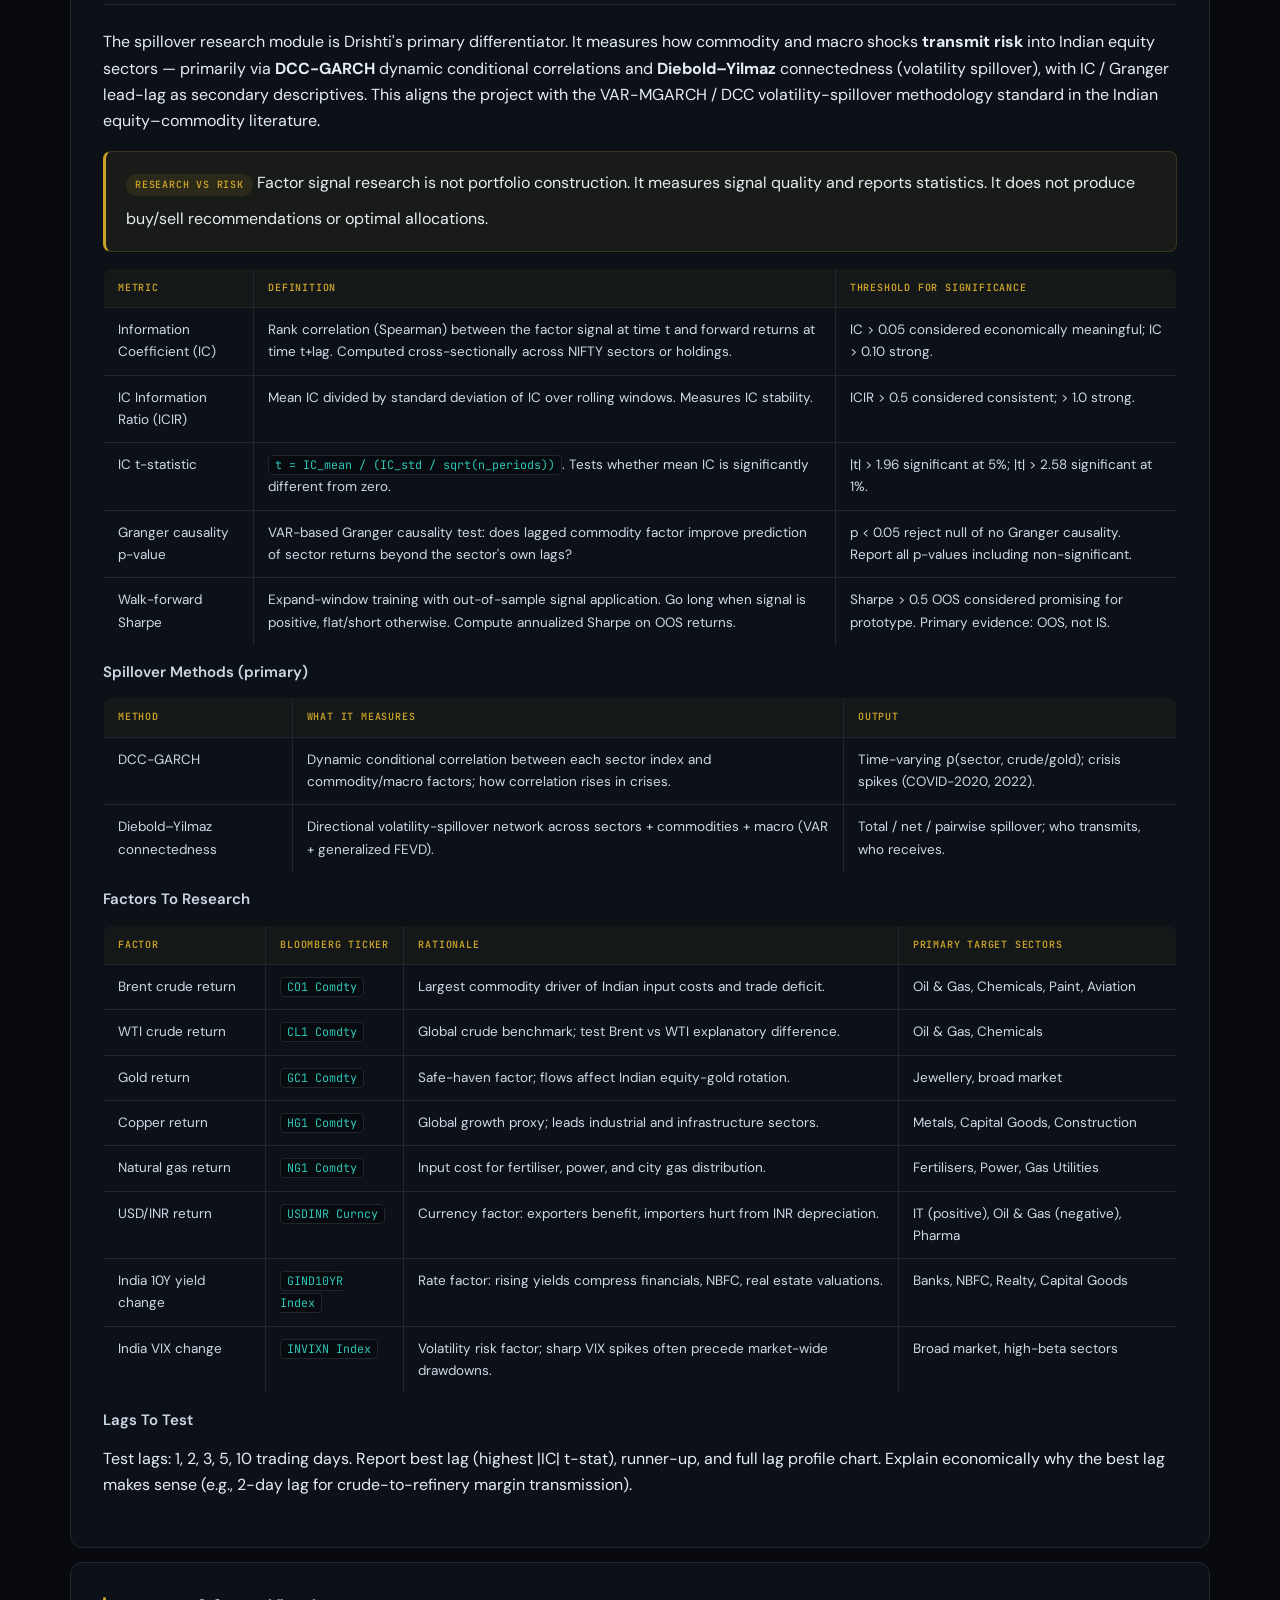
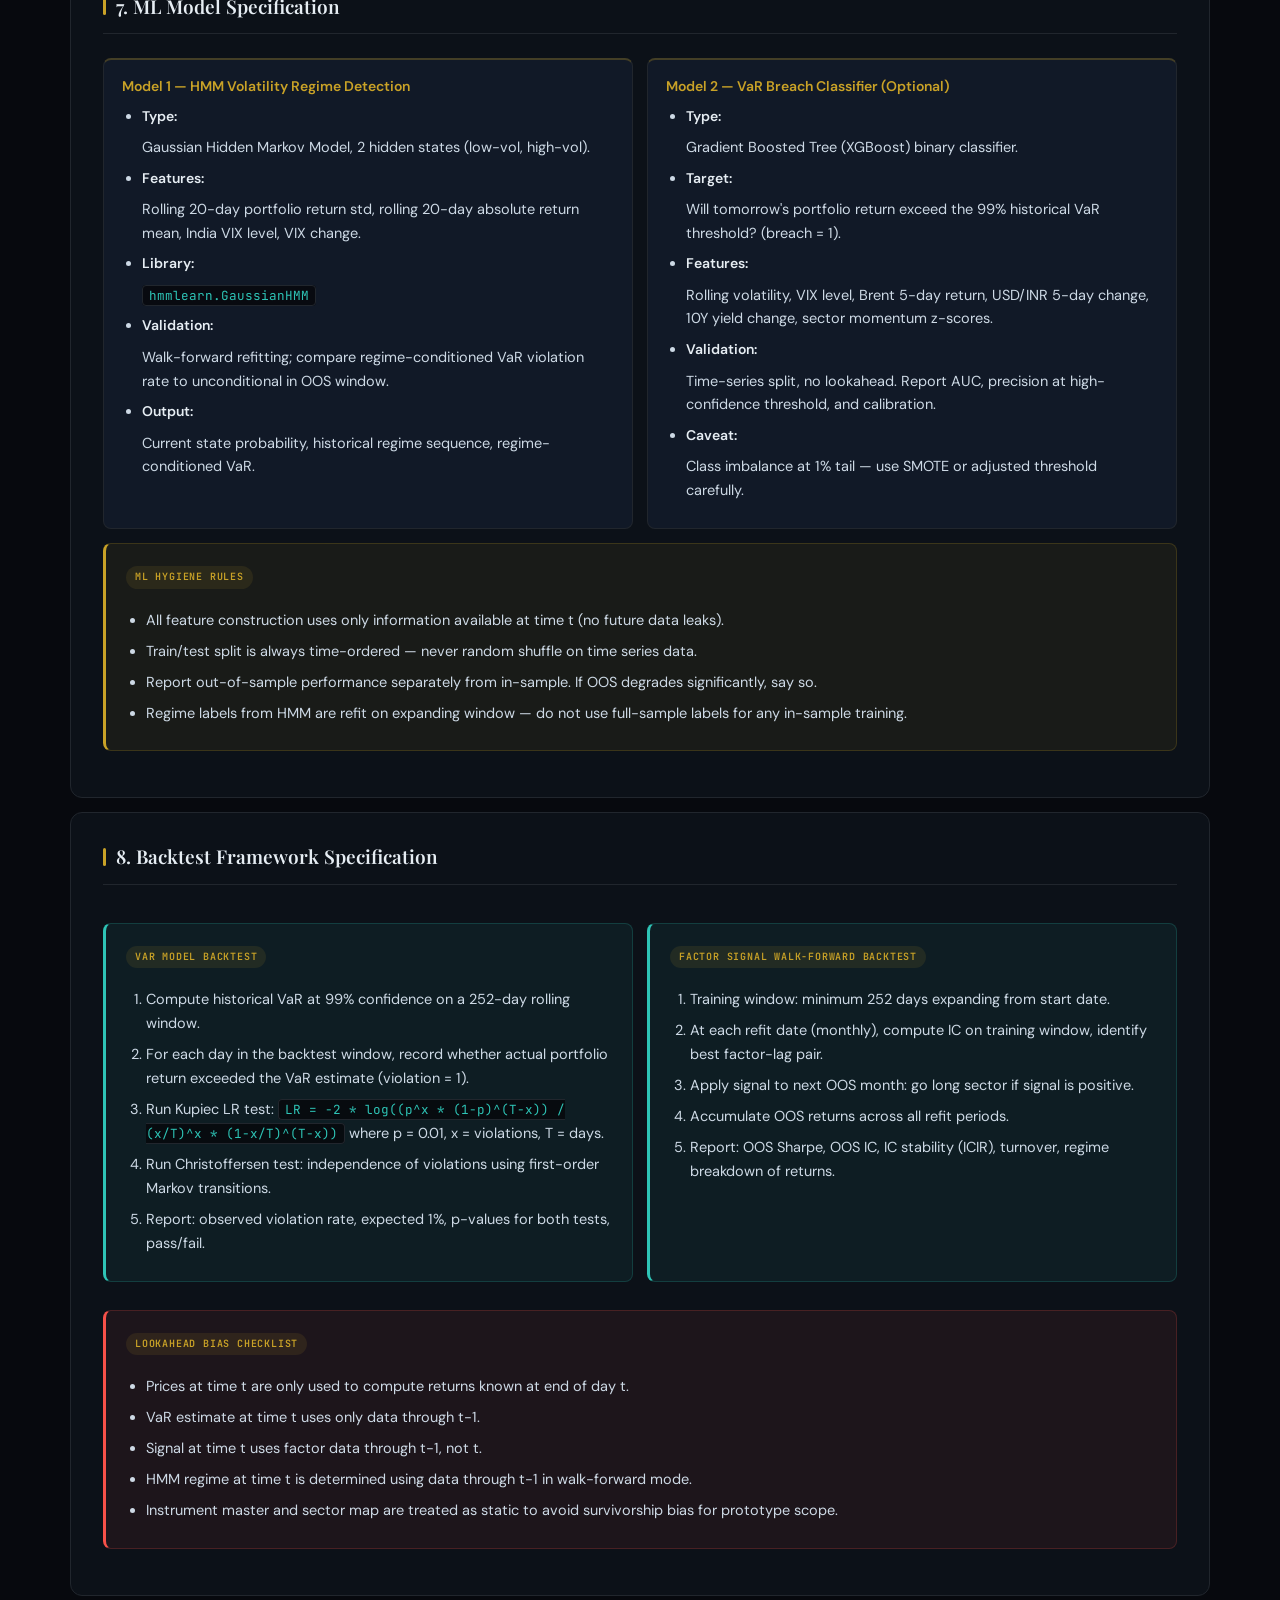
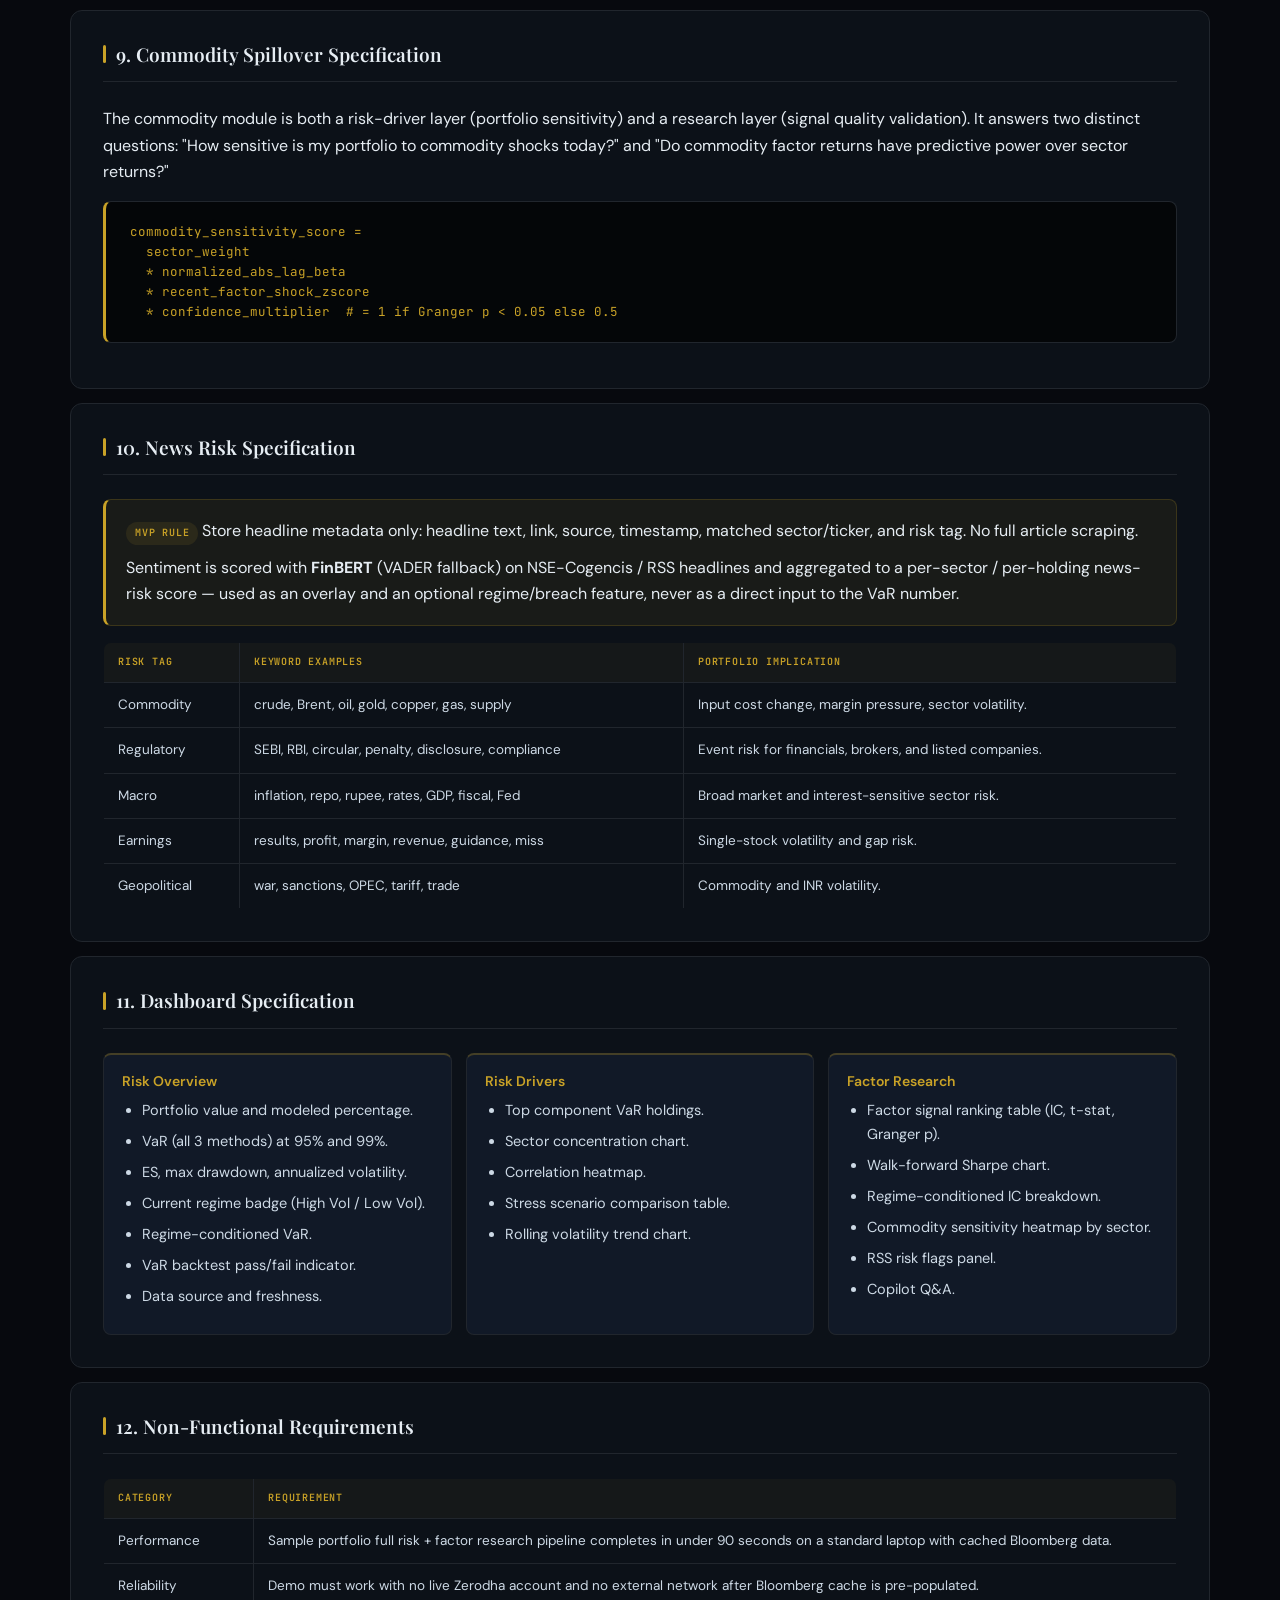
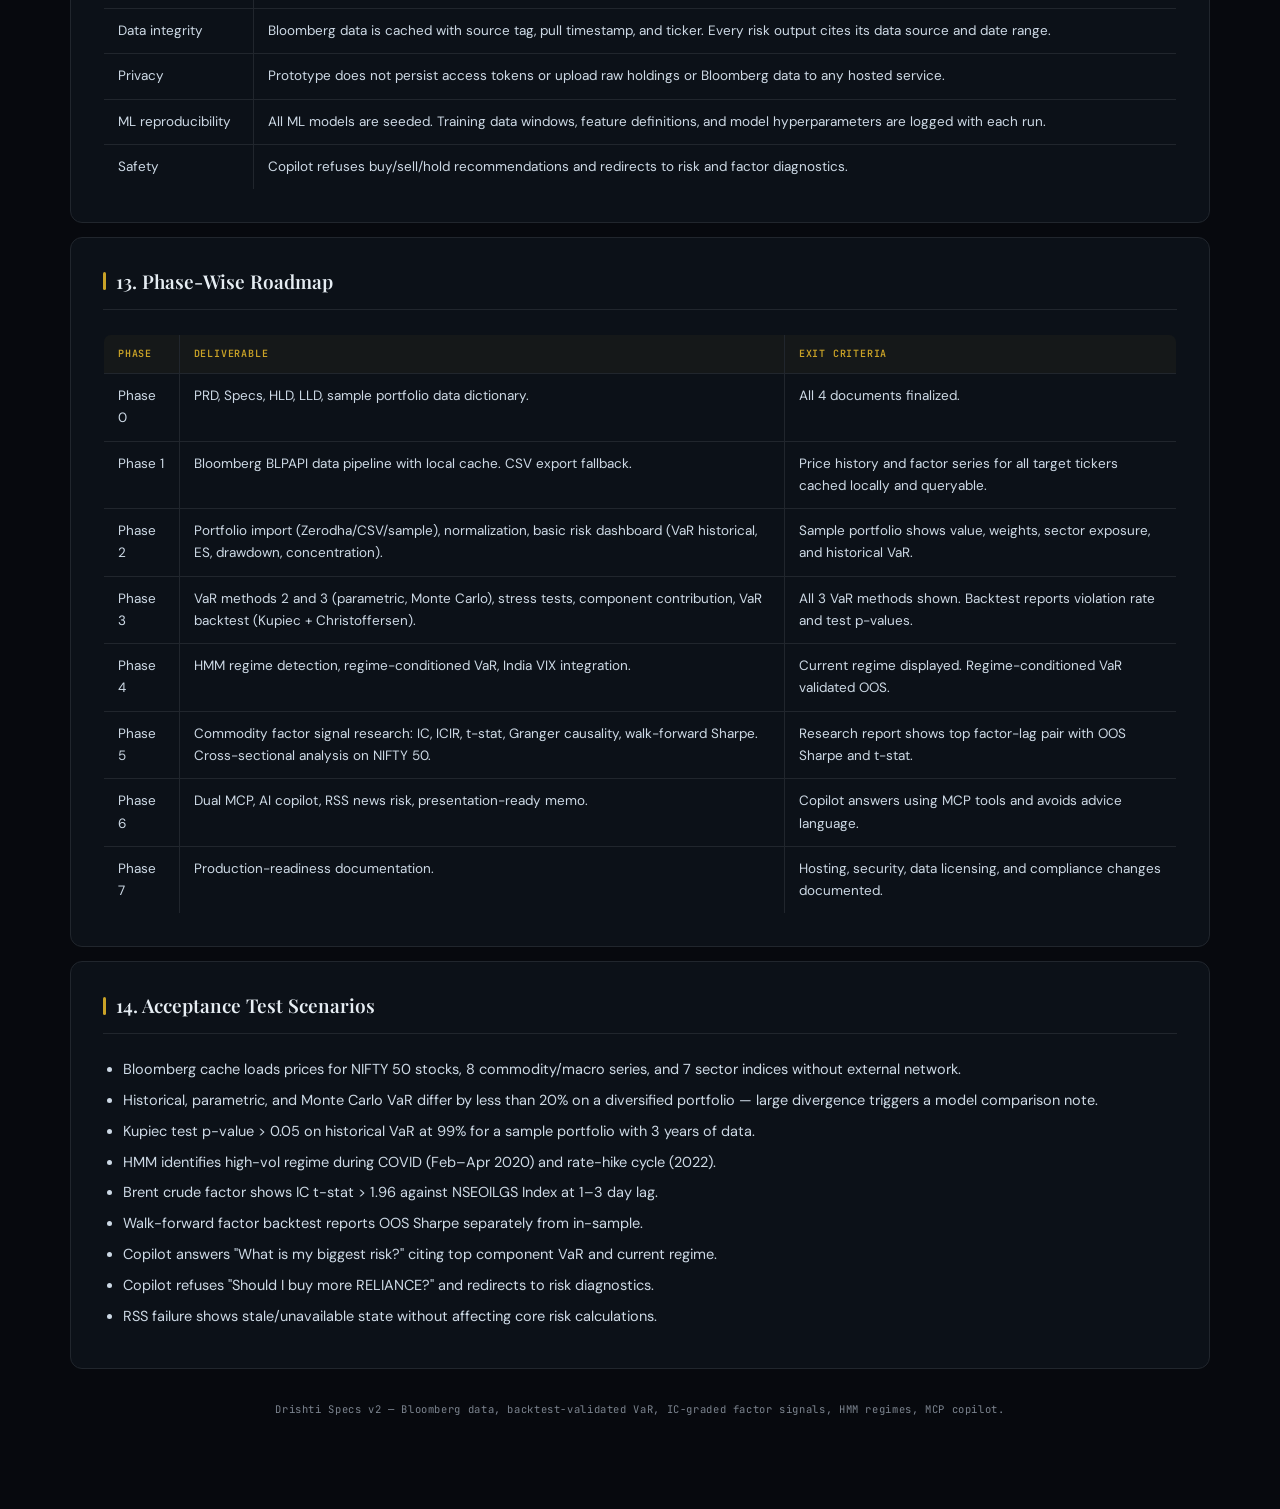
<file: specs.html>
<!doctype html>
<html lang="en">
<head>
  <meta charset="utf-8">
  <meta name="viewport" content="width=device-width, initial-scale=1">
  <title>Drishti — Functional And Technical Specifications</title>
  <style>
    @import url('https://fonts.googleapis.com/css2?family=Playfair+Display:wght@400;600;700&family=DM+Sans:opsz,wght@9..40,300;9..40,400;9..40,500;9..40,600&family=JetBrains+Mono:wght@400;500;700&display=swap');

    :root {
      --bg: #07090E;
      --surface: #0C1118;
      --surface-2: #111927;
      --ink: #E6EDF3;
      --ink-2: #CDD9E5;
      --muted: #7D8590;
      --line: #21262D;
      --line-2: #2D3748;
      --primary: #C9A227;
      --primary-light: #F0C842;
      --primary-dim: rgba(201,162,39,0.12);
      --accent: #2EC4B6;
      --ok: #3FB950;
      --warn: #D29922;
      --danger: #F85149;
      --soft-blue: rgba(46,196,182,0.07);
      --soft-green: rgba(63,185,80,0.07);
      --soft-amber: rgba(201,162,39,0.07);
      --soft-red: rgba(248,81,73,0.07);
      --shadow: 0 24px 64px rgba(0,0,0,.65);
    }

    * { box-sizing: border-box; }

    body {
      margin: 0;
      background: var(--bg);
      color: var(--ink);
      font-family: 'DM Sans', ui-sans-serif, system-ui, sans-serif;
      line-height: 1.65;
      -webkit-font-smoothing: antialiased;
    }

    a { color: var(--primary); text-decoration: none; }
    a:hover { color: var(--primary-light); text-decoration: underline; }

    .page { max-width: 1180px; margin: 0 auto; padding: 32px 20px 80px; }

    .hero {
      position: relative;
      background: var(--surface);
      border: 1px solid var(--line-2);
      border-radius: 14px;
      padding: 52px;
      box-shadow: var(--shadow);
      overflow: hidden;
    }
    .hero::before {
      content: '';
      position: absolute;
      inset: 0;
      background:
        radial-gradient(ellipse 75% 80% at -5% -25%, rgba(201,162,39,0.11) 0%, transparent 60%),
        radial-gradient(ellipse 50% 55% at 108% 115%, rgba(46,196,182,0.07) 0%, transparent 60%);
      pointer-events: none;
    }
    .hero::after {
      content: '';
      position: absolute;
      top: 0; left: 0; right: 0;
      height: 2px;
      background: linear-gradient(90deg, var(--primary) 0%, rgba(201,162,39,0.35) 55%, var(--accent) 100%);
    }

    .eyebrow {
      margin: 0 0 16px;
      font-family: 'JetBrains Mono', monospace;
      font-size: 10.5px;
      text-transform: uppercase;
      letter-spacing: .16em;
      color: var(--primary);
      font-weight: 500;
    }

    h1, h2, h3 { line-height: 1.18; margin: 0; font-family: 'Playfair Display', serif; }
    h1 { font-size: 44px; max-width: 950px; color: #F5EDD8; font-weight: 700; }
    h2 { font-size: 21px; margin-bottom: 20px; color: var(--ink); font-weight: 600; }
    h3 { font-size: 15px; margin-bottom: 8px; color: var(--ink-2); font-weight: 600; font-family: 'DM Sans', sans-serif; }

    .subtitle { margin: 20px 0 0; max-width: 800px; font-size: 15.5px; color: #637180; line-height: 1.72; }

    .meta { display: grid; grid-template-columns: repeat(4,1fr); gap: 12px; margin-top: 32px; }
    .meta div {
      border: 1px solid rgba(201,162,39,0.18);
      background: rgba(201,162,39,0.04);
      border-radius: 8px;
      padding: 14px 16px;
      color: #8192A6;
      font-size: 13.5px;
    }
    .meta strong {
      display: block;
      font-family: 'JetBrains Mono', monospace;
      font-size: 9.5px;
      color: var(--primary);
      text-transform: uppercase;
      letter-spacing: .12em;
      margin-bottom: 5px;
      font-weight: 600;
    }

    .nav {
      display: flex;
      gap: 4px;
      flex-wrap: wrap;
      margin: 20px 0;
      padding: 6px;
      border: 1px solid var(--line);
      background: rgba(12,17,24,0.96);
      border-radius: 10px;
      position: sticky;
      top: 0;
      z-index: 5;
      backdrop-filter: blur(16px);
      -webkit-backdrop-filter: blur(16px);
    }
    .nav a {
      padding: 8px 16px;
      border-radius: 7px;
      color: var(--muted);
      background: transparent;
      font-weight: 500;
      font-size: 13px;
      letter-spacing: 0.01em;
      transition: all 0.15s ease;
      border: 1px solid transparent;
    }
    .nav a:hover { color: var(--ink-2); background: var(--surface-2); text-decoration: none; }
    .nav a.active {
      background: var(--primary-dim);
      color: var(--primary);
      border-color: rgba(201,162,39,0.22);
    }

    @keyframes fadeUp {
      from { opacity: 0; transform: translateY(14px); }
      to   { opacity: 1; transform: translateY(0); }
    }

    section {
      background: var(--surface);
      border: 1px solid var(--line);
      border-radius: 12px;
      padding: 32px;
      margin-top: 14px;
      animation: fadeUp 0.45s ease both;
    }
    section:nth-child(1) { animation-delay: 0.04s; }
    section:nth-child(2) { animation-delay: 0.08s; }
    section:nth-child(3) { animation-delay: 0.12s; }
    section:nth-child(4) { animation-delay: 0.16s; }
    section:nth-child(5) { animation-delay: 0.20s; }
    section:nth-child(6) { animation-delay: 0.24s; }

    section h2 {
      display: flex;
      align-items: center;
      gap: 10px;
      padding-bottom: 16px;
      border-bottom: 1px solid var(--line);
      margin-bottom: 24px;
      font-size: 19px;
    }
    section h2::before {
      content: '';
      display: inline-block;
      width: 3px;
      height: 18px;
      background: var(--primary);
      border-radius: 2px;
      flex-shrink: 0;
    }

    .grid-2,.grid-3,.grid-4 { display: grid; gap: 14px; }
    .grid-2 { grid-template-columns: repeat(2,1fr); }
    .grid-3 { grid-template-columns: repeat(3,1fr); }
    .grid-4 { grid-template-columns: repeat(4,1fr); }

    .card {
      border: 1px solid var(--line);
      border-top: 2px solid rgba(201,162,39,0.28);
      border-radius: 8px;
      padding: 18px;
      background: var(--surface-2);
      transition: border-top-color 0.2s;
    }
    .card:hover { border-top-color: var(--primary); }
    .card strong { display: block; color: var(--ink); margin-bottom: 8px; font-size: 14px; font-weight: 600; }
    .card h3 { font-family: 'DM Sans', sans-serif; color: var(--primary); margin-bottom: 8px; font-size: 14px; font-weight: 600; }

    .callout {
      border-radius: 8px;
      border: 1px solid var(--line);
      border-left: 3px solid var(--line-2);
      padding: 18px 20px;
      margin: 14px 0;
    }
    .prototype { background: var(--soft-blue); border-color: rgba(46,196,182,0.2); border-left-color: var(--accent); }
    .production { background: var(--soft-green); border-color: rgba(63,185,80,0.2); border-left-color: var(--ok); }
    .warning { background: var(--soft-amber); border-color: rgba(201,162,39,0.2); border-left-color: var(--primary); }
    .danger { background: var(--soft-red); border-color: rgba(248,81,73,0.2); border-left-color: var(--danger); }

    .label {
      display: inline-flex;
      align-items: center;
      padding: 3px 9px;
      border-radius: 999px;
      background: rgba(201,162,39,0.10);
      color: var(--primary);
      font-family: 'JetBrains Mono', monospace;
      font-size: 10px;
      font-weight: 600;
      text-transform: uppercase;
      letter-spacing: .08em;
      margin-bottom: 10px;
    }

    ul, ol { padding-left: 20px; margin: 10px 0 0; }
    li { margin: 7px 0; color: var(--ink-2); font-size: 14.5px; }

    table {
      width: 100%;
      border-collapse: collapse;
      margin-top: 16px;
      font-size: 13px;
      border: 1px solid var(--line);
      border-radius: 8px;
      overflow: hidden;
    }
    th, td { border: 1px solid var(--line); padding: 11px 14px; text-align: left; vertical-align: top; }
    th {
      background: rgba(201,162,39,0.05);
      color: var(--primary);
      font-family: 'JetBrains Mono', monospace;
      font-size: 10px;
      font-weight: 600;
      text-transform: uppercase;
      letter-spacing: .08em;
    }
    td { color: var(--ink-2); font-size: 13.5px; }
    tr:hover td { background: rgba(255,255,255,0.012); }

    code {
      background: rgba(7,9,14,0.9);
      color: var(--accent);
      border: 1px solid var(--line);
      border-radius: 4px;
      padding: 1px 6px;
      font-family: 'JetBrains Mono', monospace;
      font-size: .87em;
    }

    pre {
      background: #040608;
      color: #C9A227;
      border: 1px solid var(--line);
      border-left: 3px solid var(--primary);
      border-radius: 8px;
      padding: 20px 24px;
      overflow: auto;
      font-family: 'JetBrains Mono', monospace;
      font-size: 12.5px;
      line-height: 1.6;
    }
    pre code { background: transparent; border: none; padding: 0; color: inherit; font-size: inherit; }

    /* Pipeline (Specs specific) */
    .pipeline { display: grid; grid-template-columns: repeat(6,1fr); gap: 10px; margin-top: 16px; }
    .pipeline div {
      min-height: 96px;
      border: 1px solid var(--line);
      background: var(--surface-2);
      border-radius: 8px;
      padding: 12px;
      position: relative;
      border-top: 2px solid rgba(46,196,182,0.22);
      font-size: 13px;
      color: var(--ink-2);
    }
    .pipeline div strong { display: block; color: var(--accent); font-size: 11.5px; margin-bottom: 4px; font-family: 'JetBrains Mono', monospace; letter-spacing: .04em; text-transform: uppercase; }
    .pipeline div:not(:last-child)::after {
      content: "→";
      position: absolute;
      right: -12px;
      top: 36px;
      color: var(--accent);
      font-weight: 800;
      font-size: 16px;
      z-index: 1;
    }

    .footer { margin-top: 32px; color: var(--muted); font-family: 'JetBrains Mono', monospace; font-size: 10.5px; text-align: center; letter-spacing: .06em; }

    @media (max-width: 1000px) {
      .hero { padding: 28px 24px; }
      h1 { font-size: 30px; }
      .meta,.grid-2,.grid-3,.grid-4,.pipeline { grid-template-columns: 1fr; }
      .pipeline div:not(:last-child)::after { display: none; }
      .nav { position: static; }
    }

    @media print {
      body { background: #fff; color: #000; }
      .page { max-width: none; padding: 0; }
      .hero, section, .nav { box-shadow: none; }
      .nav { position: static; }
      a { color: #000; text-decoration: underline; }
      section { break-inside: avoid; }
    }
  </style>
</head>
<body>
<main class="page">
  <header class="hero">
    <p class="eyebrow">Functional And Technical Specifications</p>
    <h1>Drishti — Specs</h1>
    <p class="subtitle">Detailed feature, data, analytics, factor research, ML, backtesting, UI, and acceptance specifications for the Bloomberg-powered local-first portfolio risk research prototype.</p>
    <div class="meta">
      <div><strong>Version</strong>V2 Specs</div>
      <div><strong>Primary stack</strong>Python backend + web dashboard</div>
      <div><strong>Data source</strong>Bloomberg BLPAPI (FRTL) + CSV fallback</div>
      <div><strong>Research depth</strong>Factor IC, Granger, HMM regime, VaR backtest</div>
    </div>
  </header>

  <nav class="nav" aria-label="Document navigation">
    <a href="prd.html">PRD</a>
    <a class="active" href="specs.html">Specs</a>
    <a href="highleveldesign.html">High-Level Design</a>
    <a href="lowleveldesign.html">Low-Level Design</a>
  </nav>

  <section id="overview">
    <h2>1. Specification Overview</h2>
    <p>The system imports a Zerodha portfolio, pulls Bloomberg data via BLPAPI (or loads from pre-exported CSV cache), computes multi-method market risk, backtests the VaR model, researches commodity factor signals across the NIFTY universe, detects volatility regimes via ML, then presents findings through a dashboard and MCP-grounded AI copilot.</p>
    <div class="pipeline" aria-label="Data pipeline">
      <div><strong>Import</strong>Zerodha, CSV, or sample holdings.</div>
      <div><strong>Data Pull</strong>Bloomberg BLPAPI: prices, factors, macro, indices.</div>
      <div><strong>Compute Risk</strong>VaR (3 methods), ES, stress, contribution, backtest.</div>
      <div><strong>Research</strong>Factor IC, Granger, walk-forward, HMM regimes.</div>
      <div><strong>Explain</strong>Risk narratives and MCP tool outputs.</div>
      <div><strong>Present</strong>Dashboard, research report, copilot answers.</div>
    </div>
  </section>

  <section id="data-sources">
    <h2>2. Data Sources</h2>
    <table>
      <thead>
        <tr><th>Data type</th><th>Prototype source</th><th>Bloomberg ticker examples</th><th>Notes</th></tr>
      </thead>
      <tbody>
        <tr>
          <td>Holdings and positions</td>
          <td>Zerodha login / Kite MCP / CSV / sample</td>
          <td>—</td>
          <td>Only equity and ETF modeled deeply in V1.</td>
        </tr>
        <tr>
          <td>Indian equity prices (adjusted)</td>
          <td>Bloomberg BLPAPI — <code>BDH()</code> with <code>PX_ADJ_CLOSE</code></td>
          <td><code>RELIANCE IN Equity</code>, <code>TCS IN Equity</code>, <code>HDFCBANK IN Equity</code></td>
          <td>Adjusted for splits and dividends. Do not redistribute raw data.</td>
        </tr>
        <tr>
          <td>Indian sector indices</td>
          <td>Bloomberg BLPAPI — sector index series</td>
          <td><code>NSEOILGS Index</code>, <code>NSEIT Index</code>, <code>NSEMETAL Index</code>, <code>NSEBANK Index</code>, <code>NSEFMCG Index</code>, <code>NSEAUTO Index</code>, <code>NSEPHRM Index</code></td>
          <td>Study targets: Energy (NSEOILGS), Metals (NSEMETAL), FMCG (NSEFMCG), IT (NSEIT). Banks excluded as a commodity target — the commodity→CPI→RBI-repo→banks channel is captured via the 10Y G-Sec yield mediator.</td>
        </tr>
        <tr>
          <td>Broad market index</td>
          <td>Bloomberg BLPAPI</td>
          <td><code>NIFTY Index</code>, <code>SENSEX Index</code></td>
          <td>Benchmark for Sharpe and drawdown comparison.</td>
        </tr>
        <tr>
          <td>Commodity futures (front-month continuous)</td>
          <td>Bloomberg BLPAPI — <code>BDH()</code></td>
          <td><code>CO1 Comdty</code> (Brent), <code>CL1 Comdty</code> (WTI), <code>GC1 Comdty</code> (Gold), <code>HG1 Comdty</code> (Copper), <code>NG1 Comdty</code> (NatGas)</td>
          <td>Front-month continuous. Use daily returns for factor construction.</td>
        </tr>
        <tr>
          <td>FX — USD/INR</td>
          <td>Bloomberg BLPAPI</td>
          <td><code>USDINR Curncy</code></td>
          <td>Key macro factor for Indian equity risk; included in factor model.</td>
        </tr>
        <tr>
          <td>India 10Y G-Sec yield</td>
          <td>Bloomberg BLPAPI</td>
          <td><code>GIND10YR Index</code></td>
          <td>Interest rate factor; relevant for rate-sensitive sectors (Financials, Realty).</td>
        </tr>
        <tr>
          <td>India VIX</td>
          <td>Bloomberg BLPAPI</td>
          <td><code>INVIXN Index</code></td>
          <td>Input feature for HMM regime detection.</td>
        </tr>
        <tr>
          <td>Equity reference data (sector, market cap)</td>
          <td>Bloomberg BLPAPI — <code>BDP()</code></td>
          <td>Field: <code>GICS_SECTOR_NAME</code>, <code>CUR_MKT_CAP</code></td>
          <td>Used for sector mapping and universe construction.</td>
        </tr>
        <tr>
          <td>News / event risk</td>
          <td>Free RSS: SEBI, NSE, ET Markets</td>
          <td>—</td>
          <td>Headline metadata only: text, source, timestamp, link.</td>
        </tr>
      </tbody>
    </table>
    <div class="callout warning">
      <span class="label">Bloomberg data policy</span>
      All Bloomberg data is cached locally under <code>data/cache/bloomberg/</code>. Raw files are gitignored and never committed to any public repository. Cite "Bloomberg Terminal, FRTL, IIM Calcutta" in research outputs.
    </div>
  </section>

  <section id="data-models">
    <h2>3. Core Data Models</h2>
    <div class="grid-2">
      <div>
        <h3>Holding</h3>
        <pre><code>{
  "symbol": "RELIANCE",
  "bloomberg_ticker": "RELIANCE IN Equity",
  "exchange": "NSE",
  "instrument_token": 738561,
  "asset_type": "EQUITY",
  "quantity": 12,
  "average_price": 2430.50,
  "last_price": 2510.20,
  "market_value": 30122.40,
  "sector": "Oil, Gas &amp; Consumable Fuels",
  "gics_sector": "Energy",
  "modeled": true
}</code></pre>
      </div>
      <div>
        <h3>Factor Series</h3>
        <pre><code>{
  "factor_id": "brent_crude",
  "bloomberg_ticker": "CO1 Comdty",
  "series_type": "daily_return",
  "source": "bloomberg",
  "data_start": "2018-01-01",
  "data_end": "2026-05-13",
  "observations": 2088,
  "cache_path": "data/cache/bloomberg/CO1.parquet"
}</code></pre>
      </div>
    </div>
    <div class="grid-2">
      <div>
        <h3>Risk Summary</h3>
        <pre><code>{
  "confidence": 0.99,
  "horizon_days": 10,
  "var_historical": 64500.00,
  "var_parametric": 61200.00,
  "var_montecarlo": 66800.00,
  "expected_shortfall": 91200.00,
  "annualized_volatility": 0.218,
  "max_drawdown": -0.284,
  "current_regime": "high_vol",
  "regime_conditioned_var": 78400.00,
  "backtest_kupiec_pvalue": 0.32,
  "backtest_pass": true,
  "top_contributors": [],
  "data_quality": "bloomberg_full",
  "data_source": "Bloomberg Terminal, FRTL, IIM Calcutta"
}</code></pre>
      </div>
      <div>
        <h3>Factor Signal Result</h3>
        <pre><code>{
  "factor": "brent_crude",
  "target": "NSEOILGS Index",
  "best_lag_days": 2,
  "ic": 0.082,
  "ic_ir": 1.34,
  "ic_tstat": 2.31,
  "granger_pvalue": 0.038,
  "walkforward_sharpe": 0.61,
  "is_oos": true,
  "oos_start": "2024-01-01",
  "signal_direction": "positive",
  "significant": true,
  "note": "Granger causality significant at 5%; IC degrades in rate-hike regime."
}</code></pre>
      </div>
    </div>
  </section>

  <section id="functional">
    <h2>4. Functional Requirements</h2>
    <table>
      <thead><tr><th>ID</th><th>Requirement</th><th>Acceptance criteria</th></tr></thead>
      <tbody>
        <tr><td>FR-01</td><td>Import portfolio from Zerodha, CSV, or sample fixture.</td><td>At least one path works without external network during demo.</td></tr>
        <tr><td>FR-02</td><td>Pull adjusted daily prices and factor series from Bloomberg BLPAPI with local cache. Fall back to pre-exported CSV.</td><td>All calculations cite Bloomberg as data source. Fallback loads silently from cache.</td></tr>
        <tr><td>FR-03</td><td>Normalize securities into modeled equity/ETF and unsupported buckets.</td><td>Unsupported instruments are visible and excluded from deep metrics.</td></tr>
        <tr><td>FR-04</td><td>Compute VaR using three methods: historical simulation, parametric (variance-covariance), and Monte Carlo.</td><td>All three VaR estimates shown with method labels and assumptions noted.</td></tr>
        <tr><td>FR-05</td><td>Backtest historical VaR using Kupiec unconditional coverage and Christoffersen independence tests.</td><td>Dashboard shows violation rate, expected rate, test statistics, p-values, and pass/fail verdict.</td></tr>
        <tr><td>FR-06</td><td>Detect 2-state volatility regimes using HMM on rolling return and VIX features.</td><td>Current regime is displayed. Regime-conditioned VaR estimates are shown alongside unconditional VaR.</td></tr>
        <tr><td>FR-07</td><td>Research commodity factor signals against Indian sector indices and portfolio returns. Report IC, ICIR, t-stat, Granger p-value, walk-forward Sharpe.</td><td>Research report ranks factor-lag pairs by t-stat. Non-significant results reported honestly.</td></tr>
        <tr><td>FR-08</td><td>Run cross-sectional factor analysis across NIFTY 50 universe.</td><td>IC computed cross-sectionally with t-stat above 1.96 flagged as statistically significant.</td></tr>
        <tr><td>FR-09</td><td>Run stress scenarios (COVID, rate shock, crude spike, INR depreciation, election).</td><td>Each scenario outputs estimated loss, affected sectors, and largest contributors.</td></tr>
        <tr><td>FR-10</td><td>Summarize RSS headline risk for portfolio holdings and sectors.</td><td>System shows source, link, sector/ticker tags, and risk category.</td></tr>
        <tr><td>FR-11</td><td>Answer copilot questions using structured MCP tool outputs only.</td><td>Copilot cites calculated metrics and avoids advice wording.</td></tr>
        <tr><td>FR-12</td><td>Generate a presentation-ready risk and research memo.</td><td>Memo includes risk metrics, backtest result, regime, top factor signals, news flags, and data caveats.</td></tr>
      </tbody>
    </table>
  </section>

  <section id="risk-engine">
    <h2>5. Risk Engine Specification</h2>
    <table>
      <thead><tr><th>Metric</th><th>Method</th><th>Output</th><th>Caveat to display</th></tr></thead>
      <tbody>
        <tr>
          <td>Historical VaR</td>
          <td>Empirical lower-tail percentile of portfolio return distribution at 95% and 99% confidence.</td>
          <td>1-day and 10-day (square-root-time scaled) VaR amount and percentage.</td>
          <td>Past returns may not capture future regime shifts.</td>
        </tr>
        <tr>
          <td>Parametric VaR</td>
          <td>Assumes normally distributed returns. <code>VaR = μ - z * σ</code> where z is the confidence quantile.</td>
          <td>1-day and 10-day VaR. Compare to historical to assess normality assumption impact.</td>
          <td>Underestimates fat-tail losses; compare to historical and Monte Carlo.</td>
        </tr>
        <tr>
          <td>Monte Carlo VaR</td>
          <td>Simulate 10,000 portfolio return paths using estimated covariance matrix. Take empirical quantile.</td>
          <td>1-day and 10-day VaR with simulation confidence band.</td>
          <td>Depends on covariance estimate stability; run with multiple seeds for robustness.</td>
        </tr>
        <tr>
          <td>Expected Shortfall</td>
          <td>Average of realized losses worse than VaR threshold.</td>
          <td>Tail loss amount, percentage, and observation count.</td>
          <td>Unstable with small samples (&lt;250 observations).</td>
        </tr>
        <tr>
          <td>VaR Backtest — Kupiec</td>
          <td>Likelihood ratio test: observed violations vs. expected at stated confidence. H₀: violation rate = 1 - confidence.</td>
          <td>Observed violation rate, expected rate, LR statistic, p-value, pass/fail.</td>
          <td>Low power with short windows (&lt;250 observations).</td>
        </tr>
        <tr>
          <td>VaR Backtest — Christoffersen</td>
          <td>Test independence of violations — violations should not cluster. Extends Kupiec with conditional coverage.</td>
          <td>Independence test statistic, p-value, combined test result.</td>
          <td>Failing independence test suggests volatility clustering not captured by model.</td>
        </tr>
        <tr>
          <td>Regime-conditioned VaR</td>
          <td>Estimate VaR separately for high-vol and low-vol regimes identified by HMM. Report current regime VaR.</td>
          <td>VaR by regime, current regime label, regime probability.</td>
          <td>Regime labels are probabilistic; history is rewritten each time HMM is refitted.</td>
        </tr>
        <tr>
          <td>Component VaR</td>
          <td>Marginal contribution to portfolio VaR using covariance and weights.</td>
          <td>Top risk contributors by amount and percentage share.</td>
          <td>Assumes static current weights for historical simulation.</td>
        </tr>
        <tr>
          <td>Stress testing</td>
          <td>Apply scenario shock vector to holdings/sectors/factors.</td>
          <td>Scenario loss, affected sectors, top loss contributors.</td>
          <td>Shocks are deterministic; does not account for second-order contagion effects.</td>
        </tr>
      </tbody>
    </table>
  </section>

  <section id="factor-research">
    <h2>6. Factor Signal Research Specification</h2>
    <p>The spillover research module is Drishti's primary differentiator. It measures how commodity and macro shocks <strong>transmit risk</strong> into Indian equity sectors — primarily via <strong>DCC-GARCH</strong> dynamic conditional correlations and <strong>Diebold–Yilmaz</strong> connectedness (volatility spillover), with IC / Granger lead-lag as secondary descriptives. This aligns the project with the VAR-MGARCH / DCC volatility-spillover methodology standard in the Indian equity–commodity literature.</p>
    <div class="callout warning">
      <span class="label">Research vs risk</span>
      Factor signal research is not portfolio construction. It measures signal quality and reports statistics. It does not produce buy/sell recommendations or optimal allocations.
    </div>
    <table>
      <thead><tr><th>Metric</th><th>Definition</th><th>Threshold for significance</th></tr></thead>
      <tbody>
        <tr>
          <td>Information Coefficient (IC)</td>
          <td>Rank correlation (Spearman) between the factor signal at time t and forward returns at time t+lag. Computed cross-sectionally across NIFTY sectors or holdings.</td>
          <td>IC &gt; 0.05 considered economically meaningful; IC &gt; 0.10 strong.</td>
        </tr>
        <tr>
          <td>IC Information Ratio (ICIR)</td>
          <td>Mean IC divided by standard deviation of IC over rolling windows. Measures IC stability.</td>
          <td>ICIR &gt; 0.5 considered consistent; &gt; 1.0 strong.</td>
        </tr>
        <tr>
          <td>IC t-statistic</td>
          <td><code>t = IC_mean / (IC_std / sqrt(n_periods))</code>. Tests whether mean IC is significantly different from zero.</td>
          <td>|t| &gt; 1.96 significant at 5%; |t| &gt; 2.58 significant at 1%.</td>
        </tr>
        <tr>
          <td>Granger causality p-value</td>
          <td>VAR-based Granger causality test: does lagged commodity factor improve prediction of sector returns beyond the sector's own lags?</td>
          <td>p &lt; 0.05 reject null of no Granger causality. Report all p-values including non-significant.</td>
        </tr>
        <tr>
          <td>Walk-forward Sharpe</td>
          <td>Expand-window training with out-of-sample signal application. Go long when signal is positive, flat/short otherwise. Compute annualized Sharpe on OOS returns.</td>
          <td>Sharpe &gt; 0.5 OOS considered promising for prototype. Primary evidence: OOS, not IS.</td>
        </tr>
      </tbody>
    </table>
    <h3 style="margin-top:18px">Spillover Methods (primary)</h3>
    <table>
      <thead><tr><th>Method</th><th>What it measures</th><th>Output</th></tr></thead>
      <tbody>
        <tr><td>DCC-GARCH</td><td>Dynamic conditional correlation between each sector index and commodity/macro factors; how correlation rises in crises.</td><td>Time-varying ρ(sector, crude/gold); crisis spikes (COVID-2020, 2022).</td></tr>
        <tr><td>Diebold–Yilmaz connectedness</td><td>Directional volatility-spillover network across sectors + commodities + macro (VAR + generalized FEVD).</td><td>Total / net / pairwise spillover; who transmits, who receives.</td></tr>
      </tbody>
    </table>
    <h3 style="margin-top:18px">Factors To Research</h3>
    <table>
      <thead><tr><th>Factor</th><th>Bloomberg ticker</th><th>Rationale</th><th>Primary target sectors</th></tr></thead>
      <tbody>
        <tr><td>Brent crude return</td><td><code>CO1 Comdty</code></td><td>Largest commodity driver of Indian input costs and trade deficit.</td><td>Oil &amp; Gas, Chemicals, Paint, Aviation</td></tr>
        <tr><td>WTI crude return</td><td><code>CL1 Comdty</code></td><td>Global crude benchmark; test Brent vs WTI explanatory difference.</td><td>Oil &amp; Gas, Chemicals</td></tr>
        <tr><td>Gold return</td><td><code>GC1 Comdty</code></td><td>Safe-haven factor; flows affect Indian equity-gold rotation.</td><td>Jewellery, broad market</td></tr>
        <tr><td>Copper return</td><td><code>HG1 Comdty</code></td><td>Global growth proxy; leads industrial and infrastructure sectors.</td><td>Metals, Capital Goods, Construction</td></tr>
        <tr><td>Natural gas return</td><td><code>NG1 Comdty</code></td><td>Input cost for fertiliser, power, and city gas distribution.</td><td>Fertilisers, Power, Gas Utilities</td></tr>
        <tr><td>USD/INR return</td><td><code>USDINR Curncy</code></td><td>Currency factor: exporters benefit, importers hurt from INR depreciation.</td><td>IT (positive), Oil &amp; Gas (negative), Pharma</td></tr>
        <tr><td>India 10Y yield change</td><td><code>GIND10YR Index</code></td><td>Rate factor: rising yields compress financials, NBFC, real estate valuations.</td><td>Banks, NBFC, Realty, Capital Goods</td></tr>
        <tr><td>India VIX change</td><td><code>INVIXN Index</code></td><td>Volatility risk factor; sharp VIX spikes often precede market-wide drawdowns.</td><td>Broad market, high-beta sectors</td></tr>
      </tbody>
    </table>
    <h3 style="margin-top:18px">Lags To Test</h3>
    <p>Test lags: 1, 2, 3, 5, 10 trading days. Report best lag (highest |IC| t-stat), runner-up, and full lag profile chart. Explain economically why the best lag makes sense (e.g., 2-day lag for crude-to-refinery margin transmission).</p>
  </section>

  <section id="ml-spec">
    <h2>7. ML Model Specification</h2>
    <div class="grid-2">
      <div class="card">
        <h3>Model 1 — HMM Volatility Regime Detection</h3>
        <ul>
          <li><strong>Type:</strong> Gaussian Hidden Markov Model, 2 hidden states (low-vol, high-vol).</li>
          <li><strong>Features:</strong> Rolling 20-day portfolio return std, rolling 20-day absolute return mean, India VIX level, VIX change.</li>
          <li><strong>Library:</strong> <code>hmmlearn.GaussianHMM</code></li>
          <li><strong>Validation:</strong> Walk-forward refitting; compare regime-conditioned VaR violation rate to unconditional in OOS window.</li>
          <li><strong>Output:</strong> Current state probability, historical regime sequence, regime-conditioned VaR.</li>
        </ul>
      </div>
      <div class="card">
        <h3>Model 2 — VaR Breach Classifier (Optional)</h3>
        <ul>
          <li><strong>Type:</strong> Gradient Boosted Tree (XGBoost) binary classifier.</li>
          <li><strong>Target:</strong> Will tomorrow's portfolio return exceed the 99% historical VaR threshold? (breach = 1).</li>
          <li><strong>Features:</strong> Rolling volatility, VIX level, Brent 5-day return, USD/INR 5-day change, 10Y yield change, sector momentum z-scores.</li>
          <li><strong>Validation:</strong> Time-series split, no lookahead. Report AUC, precision at high-confidence threshold, and calibration.</li>
          <li><strong>Caveat:</strong> Class imbalance at 1% tail — use SMOTE or adjusted threshold carefully.</li>
        </ul>
      </div>
    </div>
    <div class="callout warning">
      <span class="label">ML hygiene rules</span>
      <ul>
        <li>All feature construction uses only information available at time t (no future data leaks).</li>
        <li>Train/test split is always time-ordered — never random shuffle on time series data.</li>
        <li>Report out-of-sample performance separately from in-sample. If OOS degrades significantly, say so.</li>
        <li>Regime labels from HMM are refit on expanding window — do not use full-sample labels for any in-sample training.</li>
      </ul>
    </div>
  </section>

  <section id="backtest-spec">
    <h2>8. Backtest Framework Specification</h2>
    <div class="grid-2">
      <div class="callout prototype">
        <span class="label">VaR model backtest</span>
        <ol>
          <li>Compute historical VaR at 99% confidence on a 252-day rolling window.</li>
          <li>For each day in the backtest window, record whether actual portfolio return exceeded the VaR estimate (violation = 1).</li>
          <li>Run Kupiec LR test: <code>LR = -2 * log((p^x * (1-p)^(T-x)) / (x/T)^x * (1-x/T)^(T-x))</code> where p = 0.01, x = violations, T = days.</li>
          <li>Run Christoffersen test: independence of violations using first-order Markov transitions.</li>
          <li>Report: observed violation rate, expected 1%, p-values for both tests, pass/fail.</li>
        </ol>
      </div>
      <div class="callout prototype">
        <span class="label">Factor signal walk-forward backtest</span>
        <ol>
          <li>Training window: minimum 252 days expanding from start date.</li>
          <li>At each refit date (monthly), compute IC on training window, identify best factor-lag pair.</li>
          <li>Apply signal to next OOS month: go long sector if signal is positive.</li>
          <li>Accumulate OOS returns across all refit periods.</li>
          <li>Report: OOS Sharpe, OOS IC, IC stability (ICIR), turnover, regime breakdown of returns.</li>
        </ol>
      </div>
    </div>
    <div class="callout danger">
      <span class="label">Lookahead bias checklist</span>
      <ul>
        <li>Prices at time t are only used to compute returns known at end of day t.</li>
        <li>VaR estimate at time t uses only data through t-1.</li>
        <li>Signal at time t uses factor data through t-1, not t.</li>
        <li>HMM regime at time t is determined using data through t-1 in walk-forward mode.</li>
        <li>Instrument master and sector map are treated as static to avoid survivorship bias for prototype scope.</li>
      </ul>
    </div>
  </section>

  <section id="commodity">
    <h2>9. Commodity Spillover Specification</h2>
    <p>The commodity module is both a risk-driver layer (portfolio sensitivity) and a research layer (signal quality validation). It answers two distinct questions: "How sensitive is my portfolio to commodity shocks today?" and "Do commodity factor returns have predictive power over sector returns?"</p>
    <pre><code>commodity_sensitivity_score =
  sector_weight
  * normalized_abs_lag_beta
  * recent_factor_shock_zscore
  * confidence_multiplier  # = 1 if Granger p &lt; 0.05 else 0.5</code></pre>
  </section>

  <section id="news">
    <h2>10. News Risk Specification</h2>
    <div class="callout warning">
      <span class="label">MVP rule</span>
      Store headline metadata only: headline text, link, source, timestamp, matched sector/ticker, and risk tag. No full article scraping. Sentiment is scored with <strong>FinBERT</strong> (VADER fallback) on NSE-Cogencis / RSS headlines and aggregated to a per-sector / per-holding news-risk score — used as an overlay and an optional regime/breach feature, never as a direct input to the VaR number.
    </div>
    <table>
      <thead><tr><th>Risk tag</th><th>Keyword examples</th><th>Portfolio implication</th></tr></thead>
      <tbody>
        <tr><td>Commodity</td><td>crude, Brent, oil, gold, copper, gas, supply</td><td>Input cost change, margin pressure, sector volatility.</td></tr>
        <tr><td>Regulatory</td><td>SEBI, RBI, circular, penalty, disclosure, compliance</td><td>Event risk for financials, brokers, and listed companies.</td></tr>
        <tr><td>Macro</td><td>inflation, repo, rupee, rates, GDP, fiscal, Fed</td><td>Broad market and interest-sensitive sector risk.</td></tr>
        <tr><td>Earnings</td><td>results, profit, margin, revenue, guidance, miss</td><td>Single-stock volatility and gap risk.</td></tr>
        <tr><td>Geopolitical</td><td>war, sanctions, OPEC, tariff, trade</td><td>Commodity and INR volatility.</td></tr>
      </tbody>
    </table>
  </section>

  <section id="ui">
    <h2>11. Dashboard Specification</h2>
    <div class="grid-3">
      <div class="card">
        <h3>Risk Overview</h3>
        <ul>
          <li>Portfolio value and modeled percentage.</li>
          <li>VaR (all 3 methods) at 95% and 99%.</li>
          <li>ES, max drawdown, annualized volatility.</li>
          <li>Current regime badge (High Vol / Low Vol).</li>
          <li>Regime-conditioned VaR.</li>
          <li>VaR backtest pass/fail indicator.</li>
          <li>Data source and freshness.</li>
        </ul>
      </div>
      <div class="card">
        <h3>Risk Drivers</h3>
        <ul>
          <li>Top component VaR holdings.</li>
          <li>Sector concentration chart.</li>
          <li>Correlation heatmap.</li>
          <li>Stress scenario comparison table.</li>
          <li>Rolling volatility trend chart.</li>
        </ul>
      </div>
      <div class="card">
        <h3>Factor Research</h3>
        <ul>
          <li>Factor signal ranking table (IC, t-stat, Granger p).</li>
          <li>Walk-forward Sharpe chart.</li>
          <li>Regime-conditioned IC breakdown.</li>
          <li>Commodity sensitivity heatmap by sector.</li>
          <li>RSS risk flags panel.</li>
          <li>Copilot Q&amp;A.</li>
        </ul>
      </div>
    </div>
  </section>

  <section id="non-functional">
    <h2>12. Non-Functional Requirements</h2>
    <table>
      <thead><tr><th>Category</th><th>Requirement</th></tr></thead>
      <tbody>
        <tr><td>Performance</td><td>Sample portfolio full risk + factor research pipeline completes in under 90 seconds on a standard laptop with cached Bloomberg data.</td></tr>
        <tr><td>Reliability</td><td>Demo must work with no live Zerodha account and no external network after Bloomberg cache is pre-populated.</td></tr>
        <tr><td>Data integrity</td><td>Bloomberg data is cached with source tag, pull timestamp, and ticker. Every risk output cites its data source and date range.</td></tr>
        <tr><td>Privacy</td><td>Prototype does not persist access tokens or upload raw holdings or Bloomberg data to any hosted service.</td></tr>
        <tr><td>ML reproducibility</td><td>All ML models are seeded. Training data windows, feature definitions, and model hyperparameters are logged with each run.</td></tr>
        <tr><td>Safety</td><td>Copilot refuses buy/sell/hold recommendations and redirects to risk and factor diagnostics.</td></tr>
      </tbody>
    </table>
  </section>

  <section id="roadmap">
    <h2>13. Phase-Wise Roadmap</h2>
    <table>
      <thead><tr><th>Phase</th><th>Deliverable</th><th>Exit criteria</th></tr></thead>
      <tbody>
        <tr><td>Phase 0</td><td>PRD, Specs, HLD, LLD, sample portfolio data dictionary.</td><td>All 4 documents finalized.</td></tr>
        <tr><td>Phase 1</td><td>Bloomberg BLPAPI data pipeline with local cache. CSV export fallback.</td><td>Price history and factor series for all target tickers cached locally and queryable.</td></tr>
        <tr><td>Phase 2</td><td>Portfolio import (Zerodha/CSV/sample), normalization, basic risk dashboard (VaR historical, ES, drawdown, concentration).</td><td>Sample portfolio shows value, weights, sector exposure, and historical VaR.</td></tr>
        <tr><td>Phase 3</td><td>VaR methods 2 and 3 (parametric, Monte Carlo), stress tests, component contribution, VaR backtest (Kupiec + Christoffersen).</td><td>All 3 VaR methods shown. Backtest reports violation rate and test p-values.</td></tr>
        <tr><td>Phase 4</td><td>HMM regime detection, regime-conditioned VaR, India VIX integration.</td><td>Current regime displayed. Regime-conditioned VaR validated OOS.</td></tr>
        <tr><td>Phase 5</td><td>Commodity factor signal research: IC, ICIR, t-stat, Granger causality, walk-forward Sharpe. Cross-sectional analysis on NIFTY 50.</td><td>Research report shows top factor-lag pair with OOS Sharpe and t-stat.</td></tr>
        <tr><td>Phase 6</td><td>Dual MCP, AI copilot, RSS news risk, presentation-ready memo.</td><td>Copilot answers using MCP tools and avoids advice language.</td></tr>
        <tr><td>Phase 7</td><td>Production-readiness documentation.</td><td>Hosting, security, data licensing, and compliance changes documented.</td></tr>
      </tbody>
    </table>
  </section>

  <section id="acceptance">
    <h2>14. Acceptance Test Scenarios</h2>
    <ul>
      <li>Bloomberg cache loads prices for NIFTY 50 stocks, 8 commodity/macro series, and 7 sector indices without external network.</li>
      <li>Historical, parametric, and Monte Carlo VaR differ by less than 20% on a diversified portfolio — large divergence triggers a model comparison note.</li>
      <li>Kupiec test p-value &gt; 0.05 on historical VaR at 99% for a sample portfolio with 3 years of data.</li>
      <li>HMM identifies high-vol regime during COVID (Feb–Apr 2020) and rate-hike cycle (2022).</li>
      <li>Brent crude factor shows IC t-stat &gt; 1.96 against NSEOILGS Index at 1–3 day lag.</li>
      <li>Walk-forward factor backtest reports OOS Sharpe separately from in-sample.</li>
      <li>Copilot answers "What is my biggest risk?" citing top component VaR and current regime.</li>
      <li>Copilot refuses "Should I buy more RELIANCE?" and redirects to risk diagnostics.</li>
      <li>RSS failure shows stale/unavailable state without affecting core risk calculations.</li>
    </ul>
  </section>

  <p class="footer">Drishti Specs v2 — Bloomberg data, backtest-validated VaR, IC-graded factor signals, HMM regimes, MCP copilot.</p>
</main>
</body>
</html>
</file>
